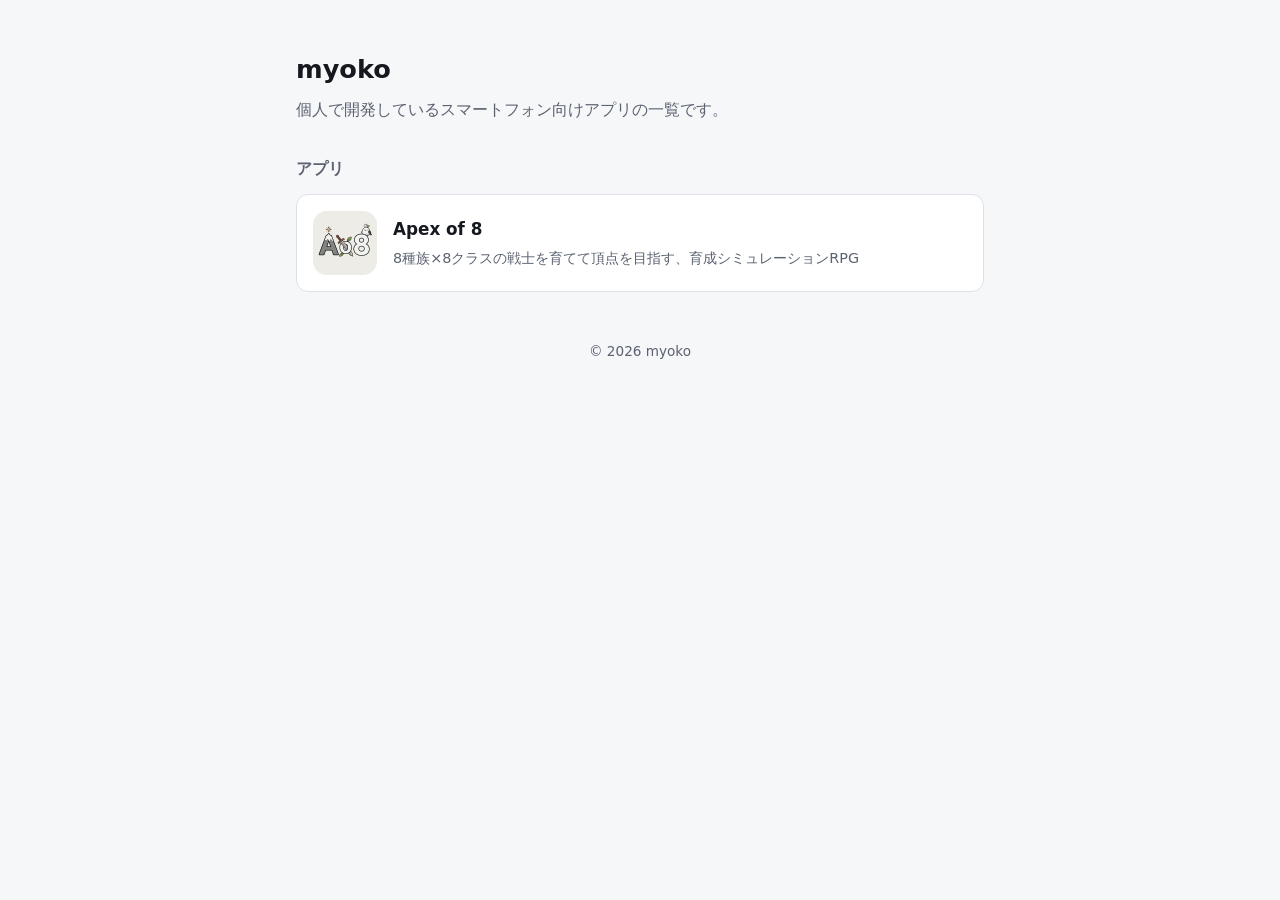
<file: index.html>
<!doctype html>
<html lang="ja">
<head>
  <meta charset="utf-8">
  <meta name="viewport" content="width=device-width, initial-scale=1">
  <title>myoko</title>
  <meta name="description" content="myokoが個人で開発しているスマートフォン向けアプリの一覧です。">
  <style>
    :root { --bg: #f6f7f9; --surface: #ffffff; --text: #15181f; --sub: #5b6270; --line: #dde1e7; --accent: #2f5fd0; }
    @media (prefers-color-scheme: dark) {
      :root { --bg: #15181f; --surface: #20242c; --text: #eef0f4; --sub: #a3aab8; --line: #333945; --accent: #8fb0ff; }
    }
    * { box-sizing: border-box; }
    body { margin: 0; background: var(--bg); color: var(--text); font-family: system-ui, -apple-system, "Hiragino Sans", "Noto Sans JP", sans-serif; line-height: 1.7; }
    main { max-width: 720px; margin: 0 auto; padding: 48px 16px 32px; }
    h1 { font-size: 1.6rem; margin: 0 0 4px; }
    .lead { color: var(--sub); margin: 0 0 32px; }
    h2 { font-size: 1rem; color: var(--sub); margin: 0 0 12px; }
    .apps { list-style: none; margin: 0; padding: 0; display: grid; gap: 12px; }
    .apps a { display: flex; gap: 16px; align-items: center; padding: 16px; background: var(--surface); border: 1px solid var(--line); border-radius: 12px; color: inherit; text-decoration: none; }
    .apps a:hover { border-color: var(--accent); }
    .apps img { width: 64px; height: 64px; border-radius: 14px; flex: none; }
    .apps strong { display: block; font-size: 1.05rem; }
    .apps span { color: var(--sub); font-size: 0.9rem; }
    footer { margin-top: 48px; color: var(--sub); font-size: 0.85rem; text-align: center; }
  </style>
</head>
<body>
<main>
  <h1>myoko</h1>
  <p class="lead">個人で開発しているスマートフォン向けアプリの一覧です。</p>

  <h2>アプリ</h2>
  <ul class="apps">
    <li>
      <a href="ao8/">
        <img src="ao8/assets/icon.png" alt="">
        <div>
          <strong>Apex of 8</strong>
          <span>8種族×8クラスの戦士を育てて頂点を目指す、育成シミュレーションRPG</span>
        </div>
      </a>
    </li>
  </ul>

  <footer>&copy; 2026 myoko</footer>
</main>
</body>
</html>
</file>
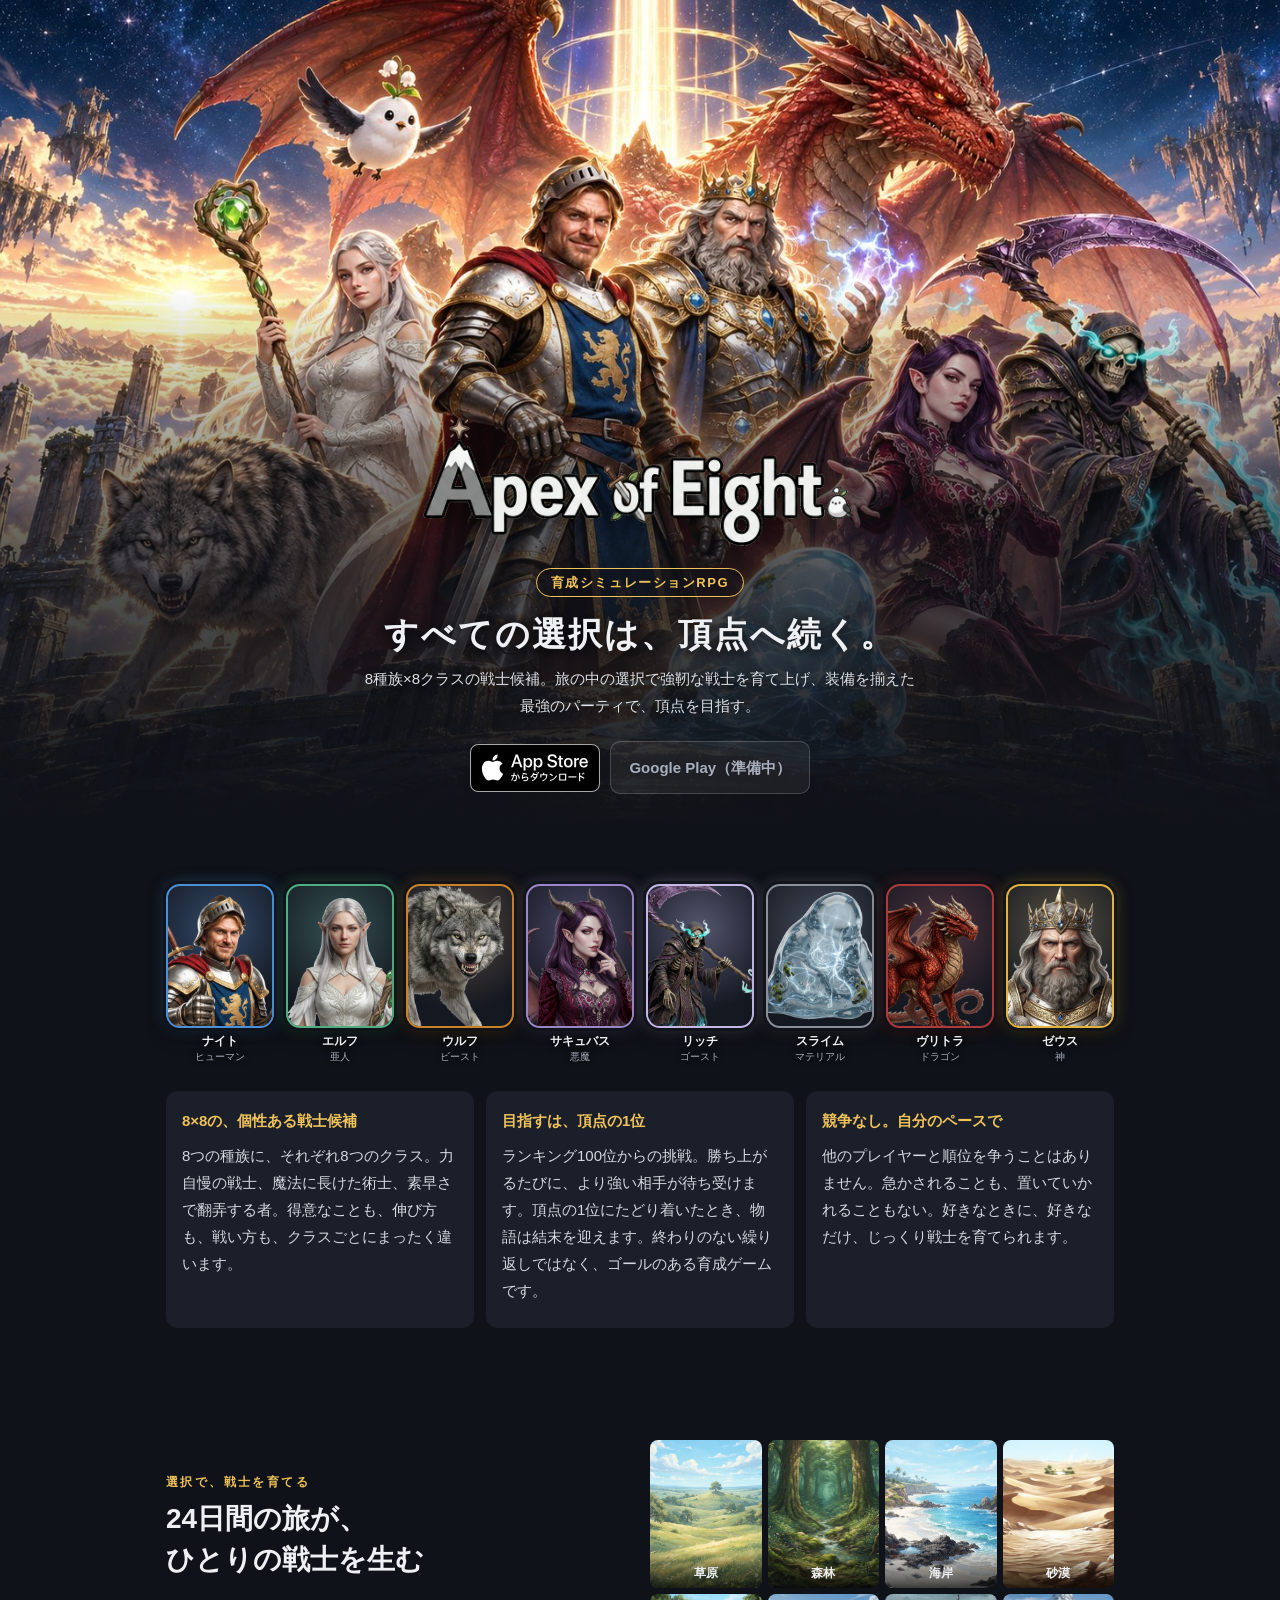
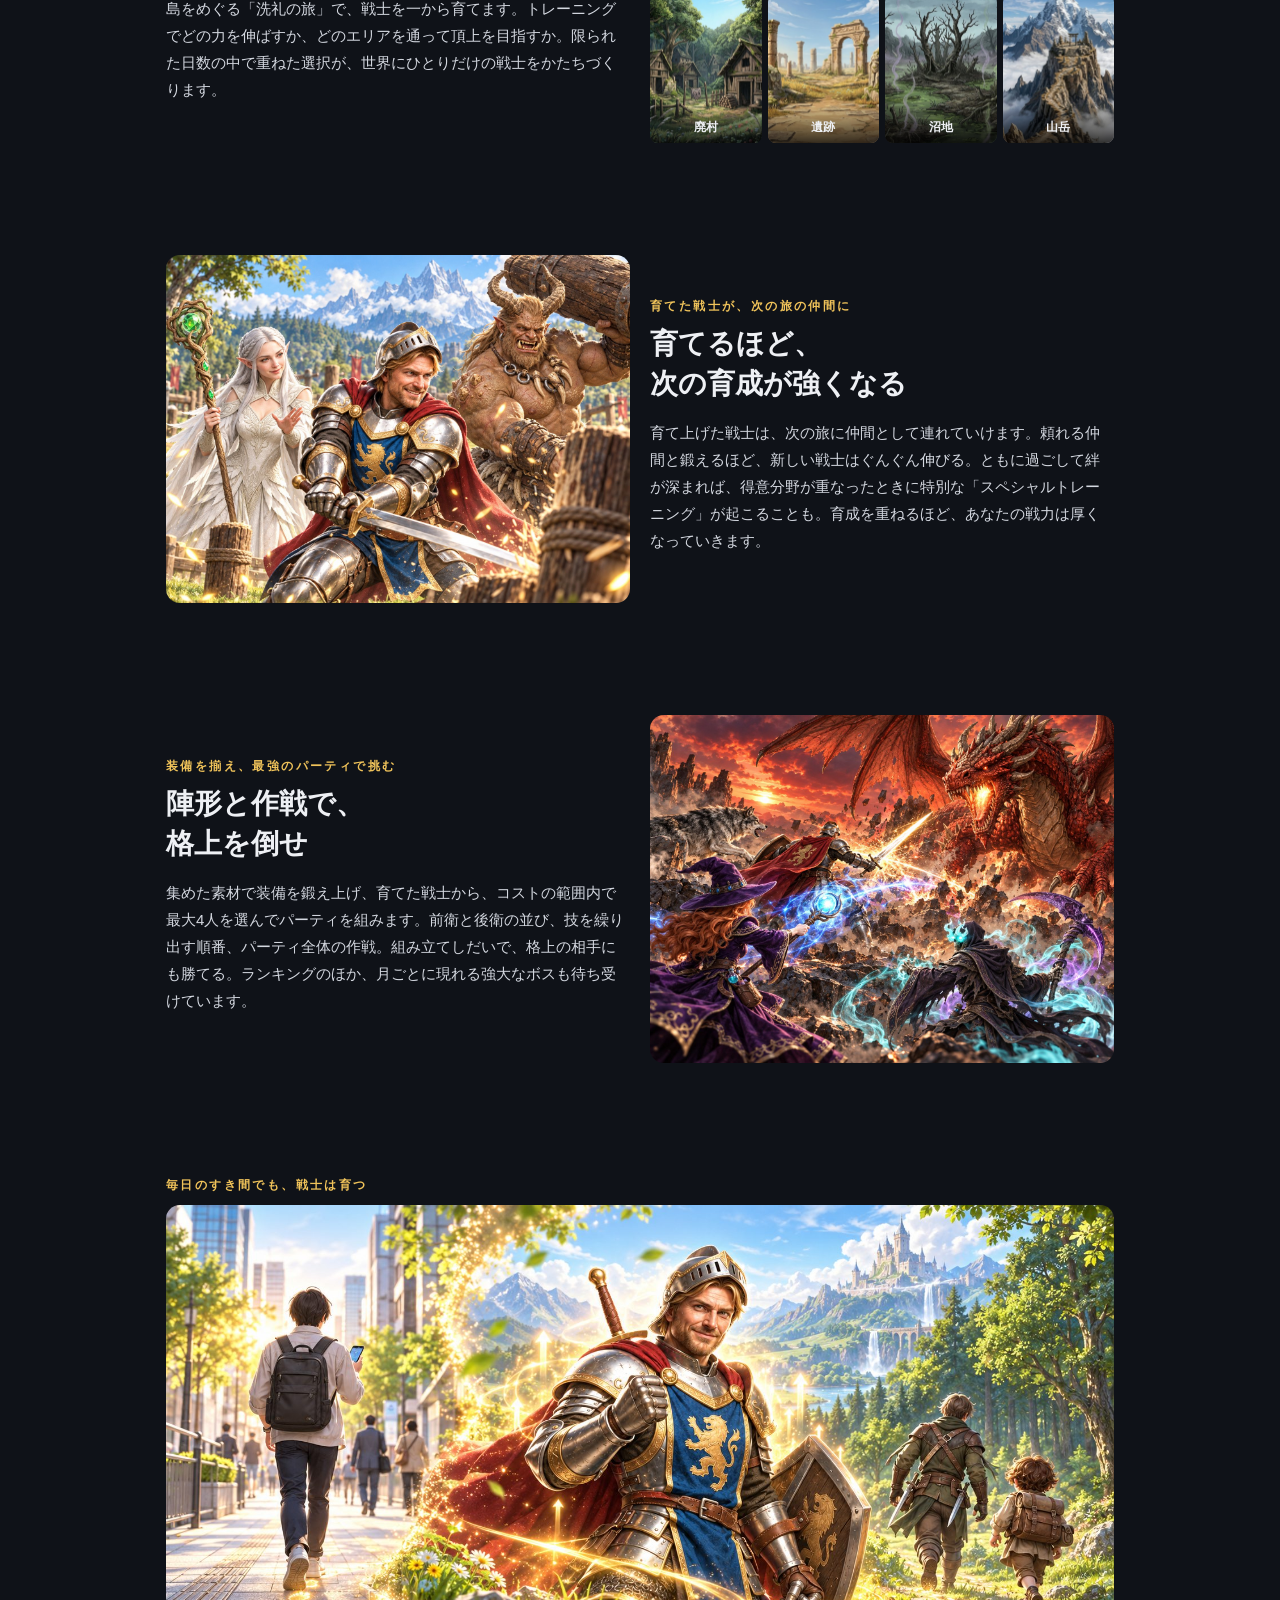
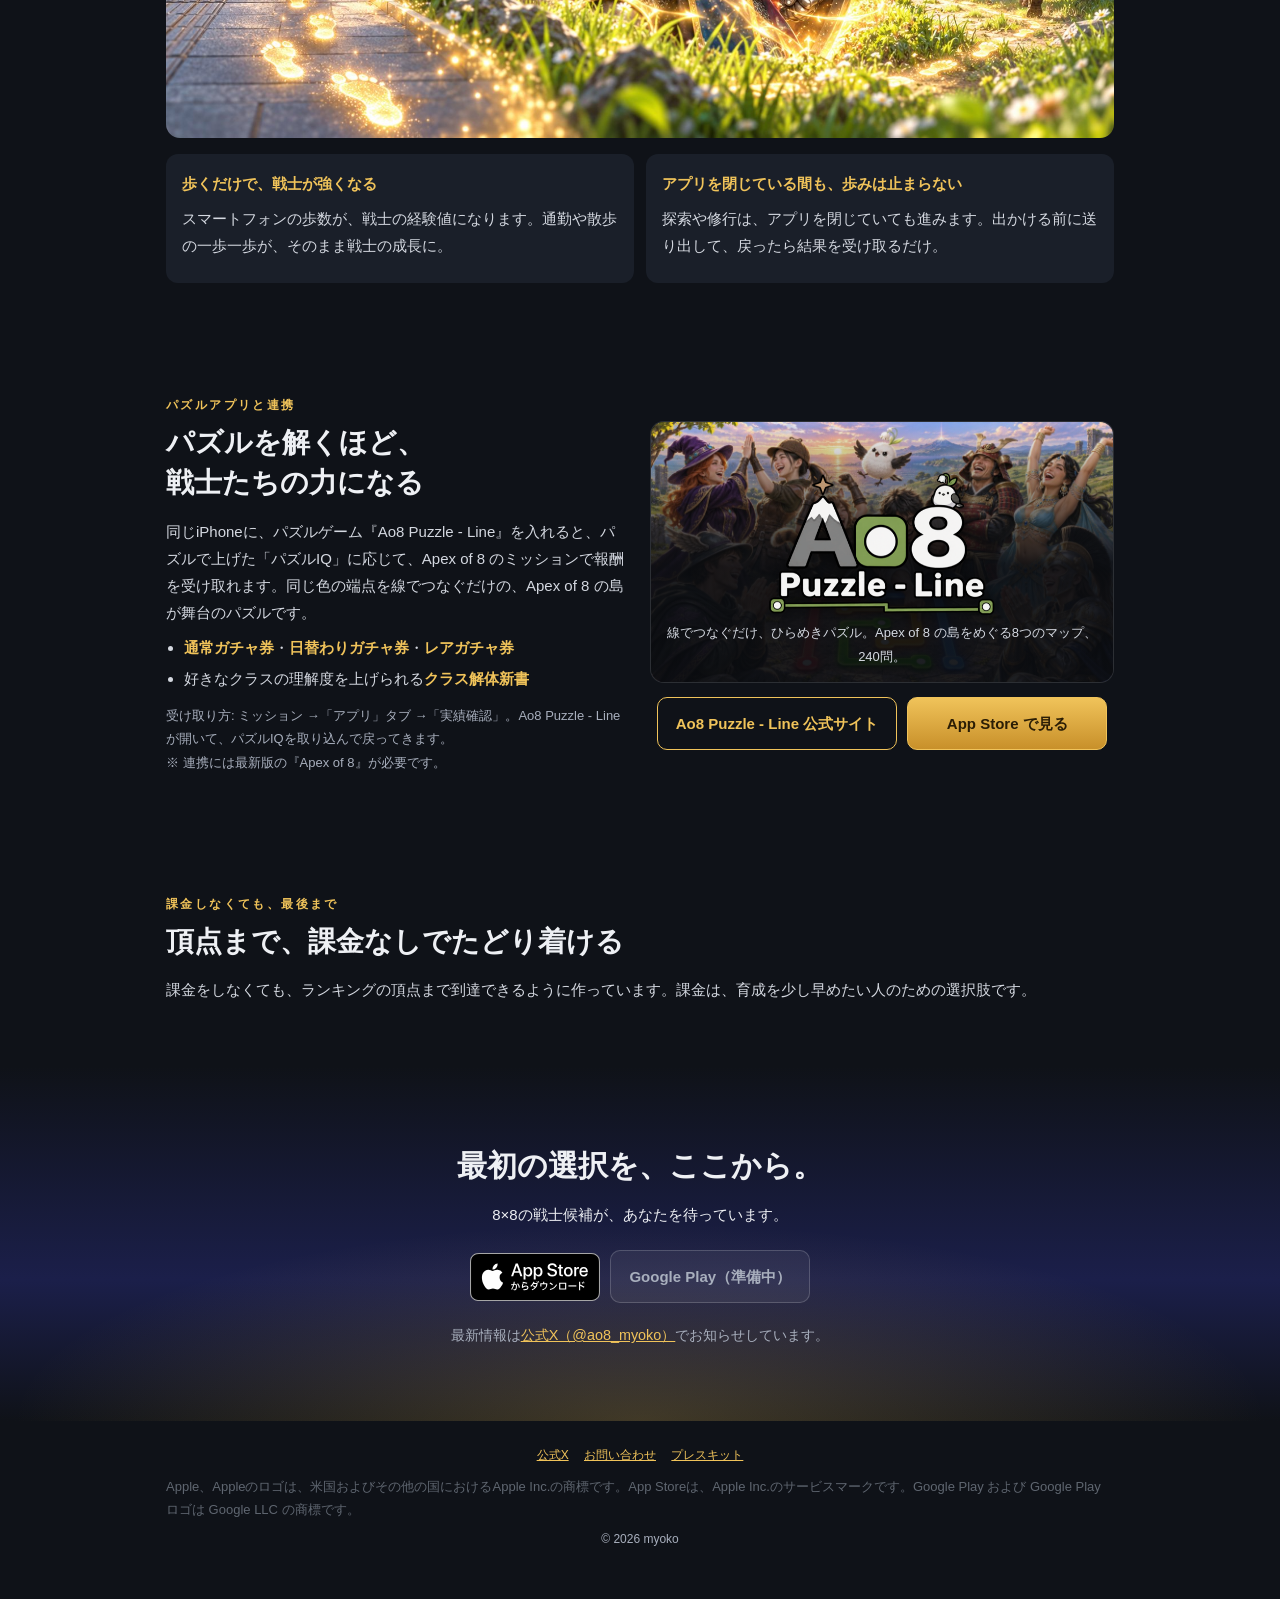
<file: ao8/index.html>
<!doctype html>
<html lang="ja">
<head>
  <meta charset="utf-8">
  <meta name="viewport" content="width=device-width, initial-scale=1">
  <title>Apex of 8 ― すべての選択は、頂点へ続く。</title>
  <meta name="description" content="8種族×8クラスの戦士候補。旅の中の選択で強靭な戦士を育て上げ、装備を揃えた最強のパーティで、頂点を目指す育成シミュレーションRPG。">
  <meta property="og:type" content="website">
  <meta property="og:title" content="Apex of 8 ― すべての選択は、頂点へ続く。">
  <meta property="og:description" content="8種族×8クラスの戦士候補。旅の中の選択で強靭な戦士を育て上げ、装備を揃えた最強のパーティで、頂点を目指す育成シミュレーションRPG。">
  <meta property="og:url" content="https://m-yokom.github.io/ao8/">
  <!-- リンクカード用の画像（1200×630。prompts/lp/ogp.txt）。 -->
  <meta property="og:image" content="https://m-yokom.github.io/ao8/assets/img/ogp.jpg">
  <meta property="og:image:width" content="1200">
  <meta property="og:image:height" content="630">
  <meta name="twitter:card" content="summary_large_image">
  <!-- 公式Xアカウント（リンクカードに表示される）。 -->
  <meta name="twitter:site" content="@ao8_myoko">
  <meta name="theme-color" content="#0f1218">
  <link rel="icon" href="assets/icon.png">
  <link rel="apple-touch-icon" href="assets/icon.png">
  <link rel="stylesheet" href="assets/style.css">
  <script src="assets/site.js" defer></script>
  <script src="assets/analytics.js" defer></script>
</head>
<body class="lp">

<!-- ヒーロー -->
<header class="lp-hero">
  <img class="logo" src="assets/logo.png" alt="Apex of 8">
  <p class="genre">育成シミュレーションRPG</p>
  <h1 class="catch">すべての選択は、頂点へ続く。</h1>
  <p class="lead">8種族×8クラスの戦士候補。旅の中の選択で強靭な戦士を育て上げ、装備を揃えた最強のパーティで、頂点を目指す。</p>
  <div class="store-buttons">
    <a class="btn" data-store="ios">App Storeでダウンロード</a>
    <a class="btn secondary" data-store="android">Google Playで手に入れる</a>
  </div>
</header>

<!-- 3つの特徴 -->
<section class="lp-section">
    <!-- 8種族の代表クラス（メイン画像を同じ構図の縦長カードに切り抜いたもの。クラスID: 1・9・17・30・38・43・50・64） -->
    <div class="lp-roster">
      <figure class="sp-human"><img src="assets/img/card_01.png" alt="ナイト"><figcaption>ナイト<small>ヒューマン</small></figcaption></figure>
      <figure class="sp-demihuman"><img src="assets/img/card_09.png" alt="エルフ"><figcaption>エルフ<small>亜人</small></figcaption></figure>
      <figure class="sp-beast"><img src="assets/img/card_17.png" alt="ウルフ"><figcaption>ウルフ<small>ビースト</small></figcaption></figure>
      <figure class="sp-demon"><img src="assets/img/card_30.png" alt="サキュバス"><figcaption>サキュバス<small>悪魔</small></figcaption></figure>
      <figure class="sp-ghost"><img src="assets/img/card_38.png" alt="リッチ"><figcaption>リッチ<small>ゴースト</small></figcaption></figure>
      <figure class="sp-material"><img src="assets/img/card_43.png" alt="スライム"><figcaption>スライム<small>マテリアル</small></figcaption></figure>
      <figure class="sp-dragon"><img src="assets/img/card_50.png" alt="ヴリトラ"><figcaption>ヴリトラ<small>ドラゴン</small></figcaption></figure>
      <figure class="sp-deity"><img src="assets/img/card_64.png" alt="ゼウス"><figcaption>ゼウス<small>神</small></figcaption></figure>
    </div>
  <div class="lp-points">
    <div class="lp-point">
      <h3>8×8の、個性ある戦士候補</h3>
      <p>8つの種族に、それぞれ8つのクラス。力自慢の戦士、魔法に長けた術士、素早さで翻弄する者。得意なことも、伸び方も、戦い方も、クラスごとにまったく違います。</p>
    </div>
    <div class="lp-point">
      <h3>目指すは、頂点の1位</h3>
      <p>ランキング100位からの挑戦。勝ち上がるたびに、より強い相手が待ち受けます。頂点の1位にたどり着いたとき、物語は結末を迎えます。終わりのない繰り返しではなく、ゴールのある育成ゲームです。</p>
    </div>
    <div class="lp-point">
      <h3>競争なし。自分のペースで</h3>
      <p>他のプレイヤーと順位を争うことはありません。急かされることも、置いていかれることもない。好きなときに、好きなだけ、じっくり戦士を育てられます。</p>
    </div>
  </div>
</section>

<!-- 選択で、戦士を育てる -->
<section class="lp-section">
  <div class="lp-feature">
    <div>
      <p class="eyebrow">選択で、戦士を育てる</p>
      <h2>24日間の旅が、<br>ひとりの戦士を生む</h2>
      <p>島をめぐる「洗礼の旅」で、戦士を一から育てます。トレーニングでどの力を伸ばすか、どのエリアを通って頂上を目指すか。限られた日数の中で重ねた選択が、世界にひとりだけの戦士をかたちづくります。</p>
    </div>
    <div class="lp-visual">
      <div class="lp-areas">
        <figure><img src="assets/img/area_grassland.jpg" alt="草原"><figcaption>草原</figcaption></figure>
        <figure><img src="assets/img/area_forest.jpg" alt="森林"><figcaption>森林</figcaption></figure>
        <figure><img src="assets/img/area_coast.jpg" alt="海岸"><figcaption>海岸</figcaption></figure>
        <figure><img src="assets/img/area_desert.jpg" alt="砂漠"><figcaption>砂漠</figcaption></figure>
        <figure><img src="assets/img/area_ruined_village.jpg" alt="廃村"><figcaption>廃村</figcaption></figure>
        <figure><img src="assets/img/area_ruins.jpg" alt="遺跡"><figcaption>遺跡</figcaption></figure>
        <figure><img src="assets/img/area_swamp.jpg" alt="沼地"><figcaption>沼地</figcaption></figure>
        <figure><img src="assets/img/area_mountain.jpg" alt="山岳"><figcaption>山岳</figcaption></figure>
      </div>
    </div>
  </div>
</section>

<!-- 育てた戦士が、次の旅の仲間に -->
<section class="lp-section">
  <div class="lp-feature reverse">
    <div>
      <p class="eyebrow">育てた戦士が、次の旅の仲間に</p>
      <h2>育てるほど、<br>次の育成が強くなる</h2>
      <p>育て上げた戦士は、次の旅に仲間として連れていけます。頼れる仲間と鍛えるほど、新しい戦士はぐんぐん伸びる。ともに過ごして絆が深まれば、得意分野が重なったときに特別な「スペシャルトレーニング」が起こることも。育成を重ねるほど、あなたの戦力は厚くなっていきます。</p>
    </div>
    <div class="lp-visual">
      <!-- 【差し替え可】lp_bond.jpg（仲間と鍛える新しい戦士）。無い間はカードのパネルを表示する。 -->
      <img src="assets/img/lp_bond.jpg" alt="仲間と一緒に鍛える戦士たち"
           onerror="this.hidden=true;this.nextElementSibling.hidden=false;">
      <div class="lp-icon-panel" hidden>
        <figure class="sp-demihuman"><img class="lp-icon" src="assets/img/card_09.png" alt=""><figcaption>育てた仲間</figcaption></figure>
        <figure class="big sp-human"><img class="lp-icon" src="assets/img/card_01.png" alt=""><figcaption>新しい戦士</figcaption></figure>
        <figure class="sp-demon"><img class="lp-icon" src="assets/img/card_26.png" alt=""><figcaption>育てた仲間</figcaption></figure>
      </div>
    </div>
  </div>
</section>

<!-- 装備を揃え、最強のパーティで挑む -->
<section class="lp-section">
  <div class="lp-feature">
    <div>
      <p class="eyebrow">装備を揃え、最強のパーティで挑む</p>
      <h2>陣形と作戦で、<br>格上を倒せ</h2>
      <p>集めた素材で装備を鍛え上げ、育てた戦士から、コストの範囲内で最大4人を選んでパーティを組みます。前衛と後衛の並び、技を繰り出す順番、パーティ全体の作戦。組み立てしだいで、格上の相手にも勝てる。ランキングのほか、月ごとに現れる強大なボスも待ち受けています。</p>
    </div>
    <div class="lp-visual">
      <!-- 【差し替え可】lp_battle.jpg（バトル画面のスクリーンショットでも可）。無い間はカードのパネルを表示する。 -->
      <img src="assets/img/lp_battle.jpg" alt="パーティで強敵に挑むバトル"
           onerror="this.hidden=true;this.nextElementSibling.hidden=false;">
      <div class="lp-icon-panel" hidden>
        <figure class="sp-human"><img class="lp-icon" src="assets/img/card_02.png" alt=""><figcaption>後衛</figcaption></figure>
        <figure class="sp-human"><img class="lp-icon" src="assets/img/card_01.png" alt=""><figcaption>前衛</figcaption></figure>
        <span class="vs">VS</span>
        <figure class="big sp-dragon"><img class="lp-icon" src="assets/img/card_50.png" alt=""><figcaption>格上の強敵</figcaption></figure>
      </div>
    </div>
  </div>
</section>

<!-- 毎日のすき間でも、戦士は育つ -->
<section class="lp-section">
  <p class="eyebrow">毎日のすき間でも、戦士は育つ</p>
  <!-- 【差し替え可】lp_daily.jpg（日常の中で育つ戦士）。無い間は表示しない。 -->
  <div class="lp-visual" style="margin: 8px 0 4px;">
    <img src="assets/img/lp_daily.jpg" alt="通勤や散歩の歩数で戦士が育つ" onerror="this.remove();">
  </div>
  <div class="lp-points">
    <div class="lp-point">
      <h3>歩くだけで、戦士が強くなる</h3>
      <p>スマートフォンの歩数が、戦士の経験値になります。通勤や散歩の一歩一歩が、そのまま戦士の成長に。</p>
    </div>
    <div class="lp-point">
      <h3>アプリを閉じている間も、歩みは止まらない</h3>
      <p>探索や修行は、アプリを閉じていても進みます。出かける前に送り出して、戻ったら結果を受け取るだけ。</p>
    </div>
  </div>
</section>

<!-- パズルアプリ『Ao8 Puzzle - Line』との連携（2026-11-18追加。missions.md §2.5）。
     連携に対応した Ao8 の配信に合わせて公開する（docs/guides/public_site.md）。 -->
<section class="lp-section" id="ao8line">
  <div class="lp-feature">
    <div>
      <p class="eyebrow">パズルアプリと連携</p>
      <h2>パズルを解くほど、<br>戦士たちの力になる</h2>
      <p>同じiPhoneに、パズルゲーム『Ao8 Puzzle - Line』を入れると、パズルで上げた「パズルIQ」に応じて、Apex of 8 のミッションで報酬を受け取れます。同じ色の端点を線でつなぐだけの、Apex of 8 の島が舞台のパズルです。</p>
      <ul class="lp-link-rewards">
        <li><strong>通常ガチャ券</strong>・<strong>日替わりガチャ券</strong>・<strong>レアガチャ券</strong></li>
        <li>好きなクラスの理解度を上げられる<strong>クラス解体新書</strong></li>
      </ul>
      <p class="lp-note">受け取り方: ミッション →「アプリ」タブ →「実績確認」。Ao8 Puzzle - Line が開いて、パズルIQを取り込んで戻ってきます。<br>※ 連携には最新版の『Apex of 8』が必要です。</p>
    </div>
    <div class="lp-visual">
      <!-- Ao8 Puzzle - Line のキービジュアル・ロゴ（Ao8 Line の公開用サイト ao8line/assets/ の縮小版） -->
      <a class="lp-link-card" href="https://m-yokom.github.io/ao8line/">
        <img class="lp-link-kv" src="assets/img/ao8line_key_visual.jpg" alt="Apex of 8 の仲間たちが、線をつなぐパズルの完成を喜んでいるイラスト" loading="lazy">
        <div class="lp-link-body">
          <img class="lp-link-logo" src="assets/img/ao8line_logo.png" alt="Ao8 Puzzle - Line">
          <p>線でつなぐだけ、ひらめきパズル。Apex of 8 の島をめぐる8つのマップ、240問。</p>
        </div>
      </a>
      <div class="store-buttons lp-link-buttons">
        <a class="btn secondary" href="https://m-yokom.github.io/ao8line/">Ao8 Puzzle - Line 公式サイト</a>
        <a class="btn" href="https://apps.apple.com/jp/app/id6835279551" target="_blank" rel="noopener">App Store で見る</a>
      </div>
    </div>
  </div>
</section>

<!-- 課金しなくても、最後まで -->
<section class="lp-section">
  <p class="eyebrow">課金しなくても、最後まで</p>
  <h2>頂点まで、課金なしでたどり着ける</h2>
  <p>課金をしなくても、ランキングの頂点まで到達できるように作っています。課金は、育成を少し早めたい人のための選択肢です。</p>
</section>

<!-- 最後のダウンロード導線 -->
<section class="lp-cta">
  <p class="catch">最初の選択を、ここから。</p>
  <p>8×8の戦士候補が、あなたを待っています。</p>
  <div class="store-buttons">
    <a class="btn" data-store="ios">App Storeでダウンロード</a>
    <a class="btn secondary" data-store="android">Google Playで手に入れる</a>
  </div>
  <p class="lp-follow">最新情報は<a href="https://x.com/ao8_myoko" target="_blank" rel="noopener">公式X（@ao8_myoko）</a>でお知らせしています。</p>
</section>

<footer>
  <p class="footer-links">
    <a href="https://x.com/ao8_myoko" target="_blank" rel="noopener">公式X</a>
    <a href="legal/contact.html">お問い合わせ</a>
    <!-- 報道関係者向け（2026-11-02追加）。press/と同時に公開する（先にLPだけ公開するとリンク切れになる）。 -->
    <a href="press/">プレスキット</a>
  </p>
  <!-- ストアのバッジを使う場合の商標表記（Apple・Googleのガイドライン）。 -->
  <p class="notice">Apple、Appleのロゴは、米国およびその他の国におけるApple Inc.の商標です。App Storeは、Apple Inc.のサービスマークです。Google Play および Google Play ロゴは Google LLC の商標です。</p>
  <p class="copyright">&copy; 2026 myoko</p>
</footer>
</body>
</html>
</file>
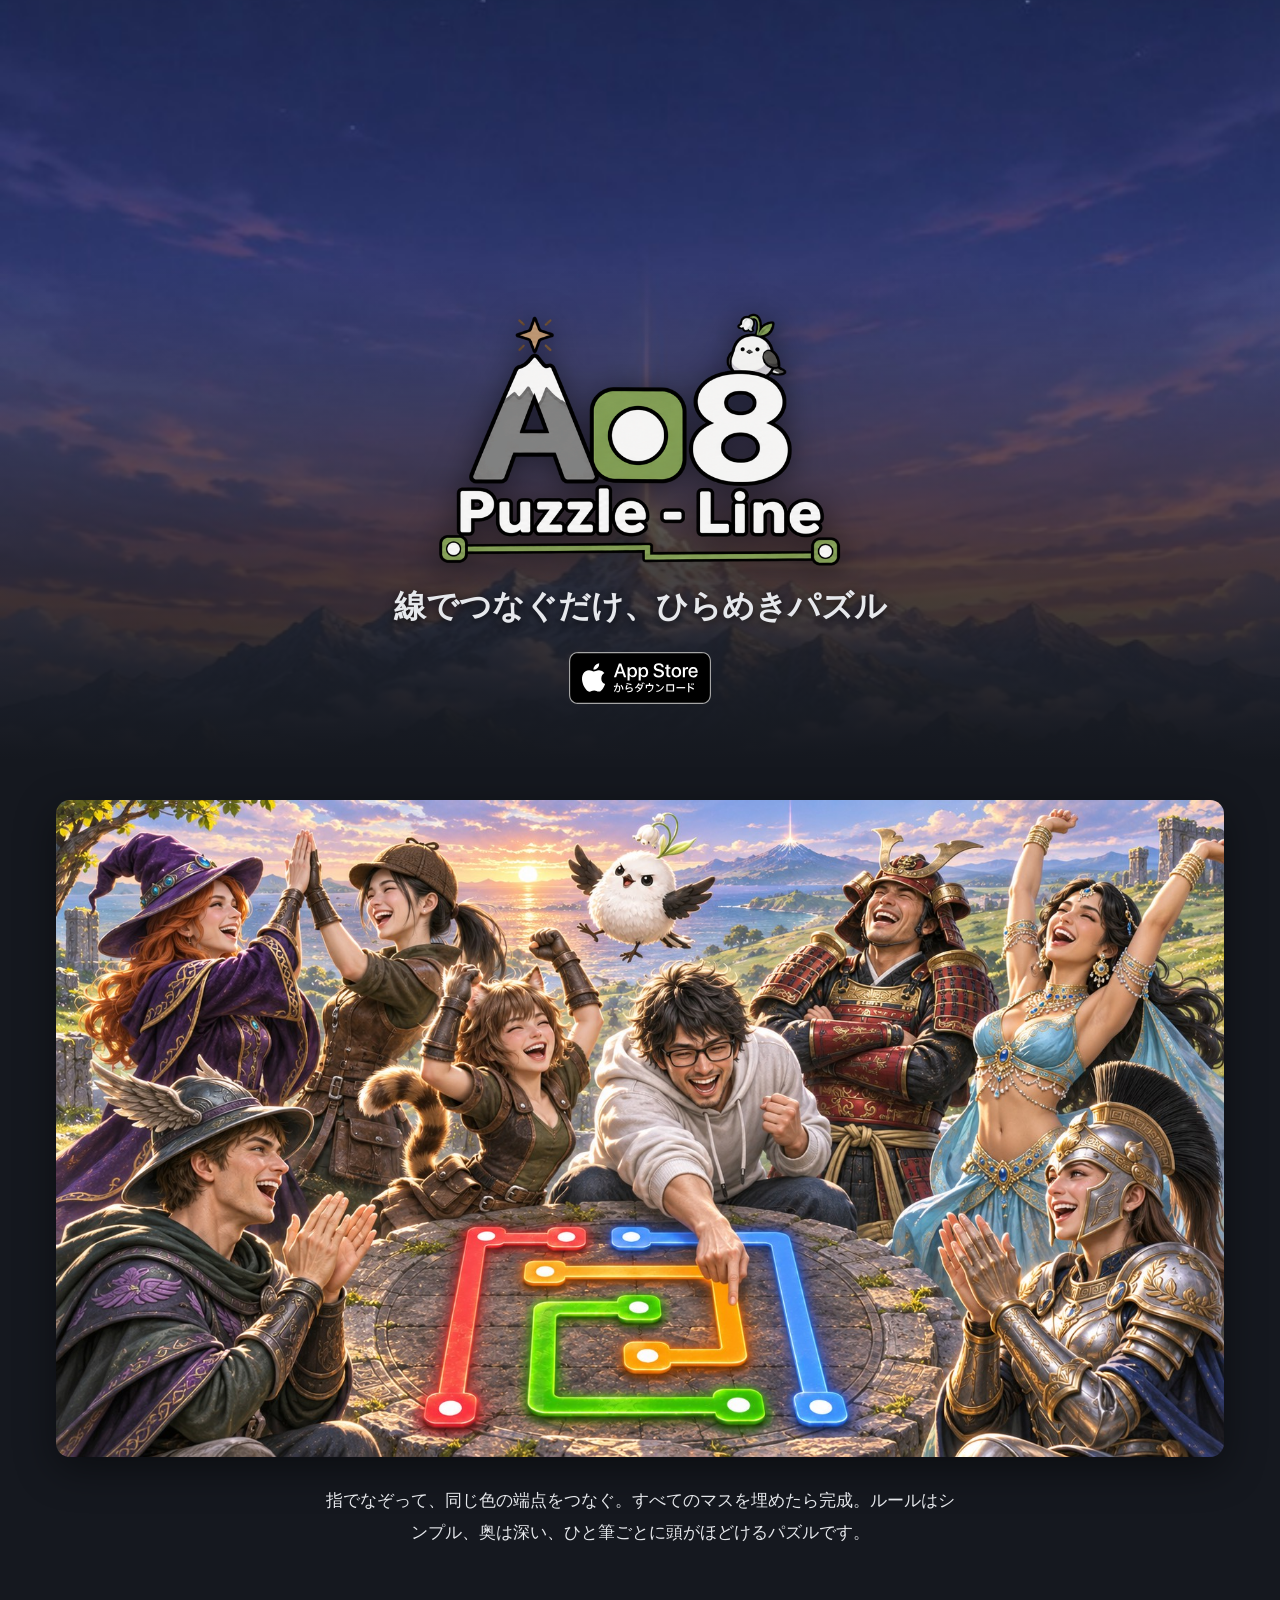
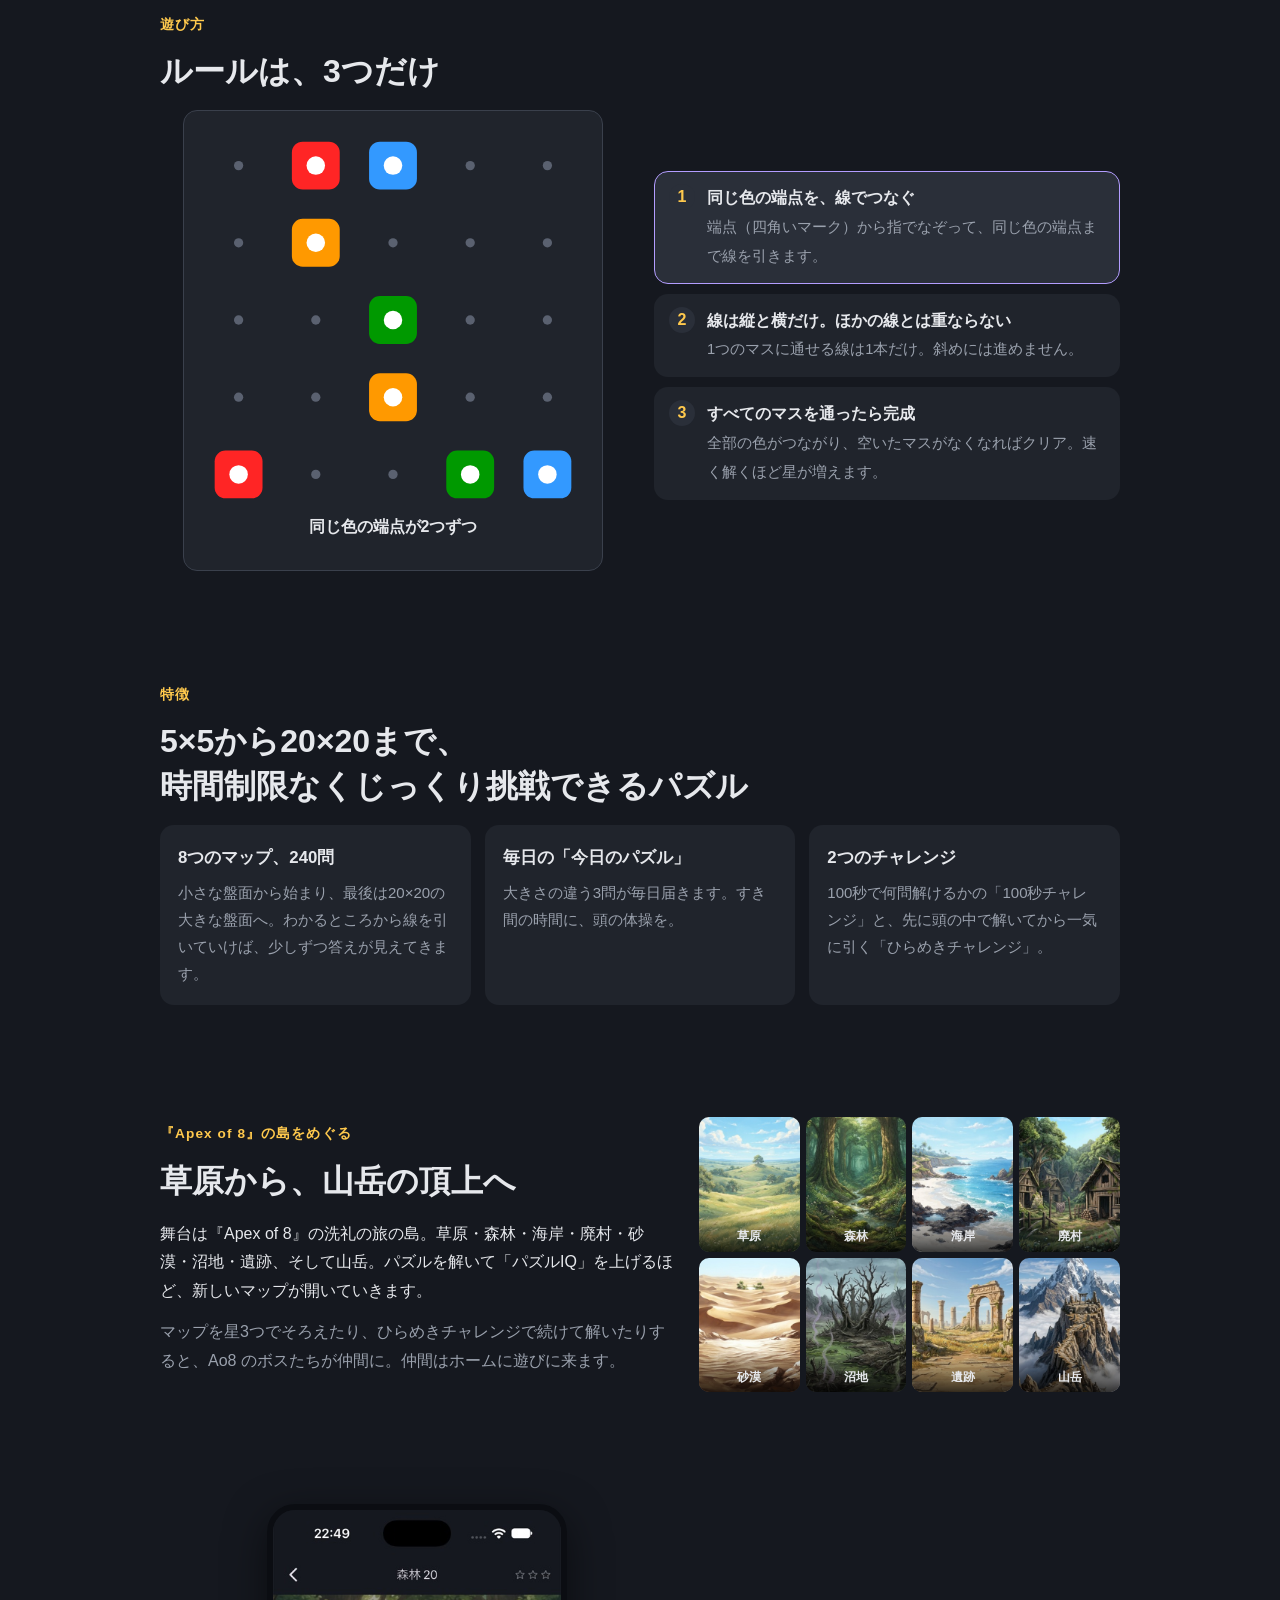
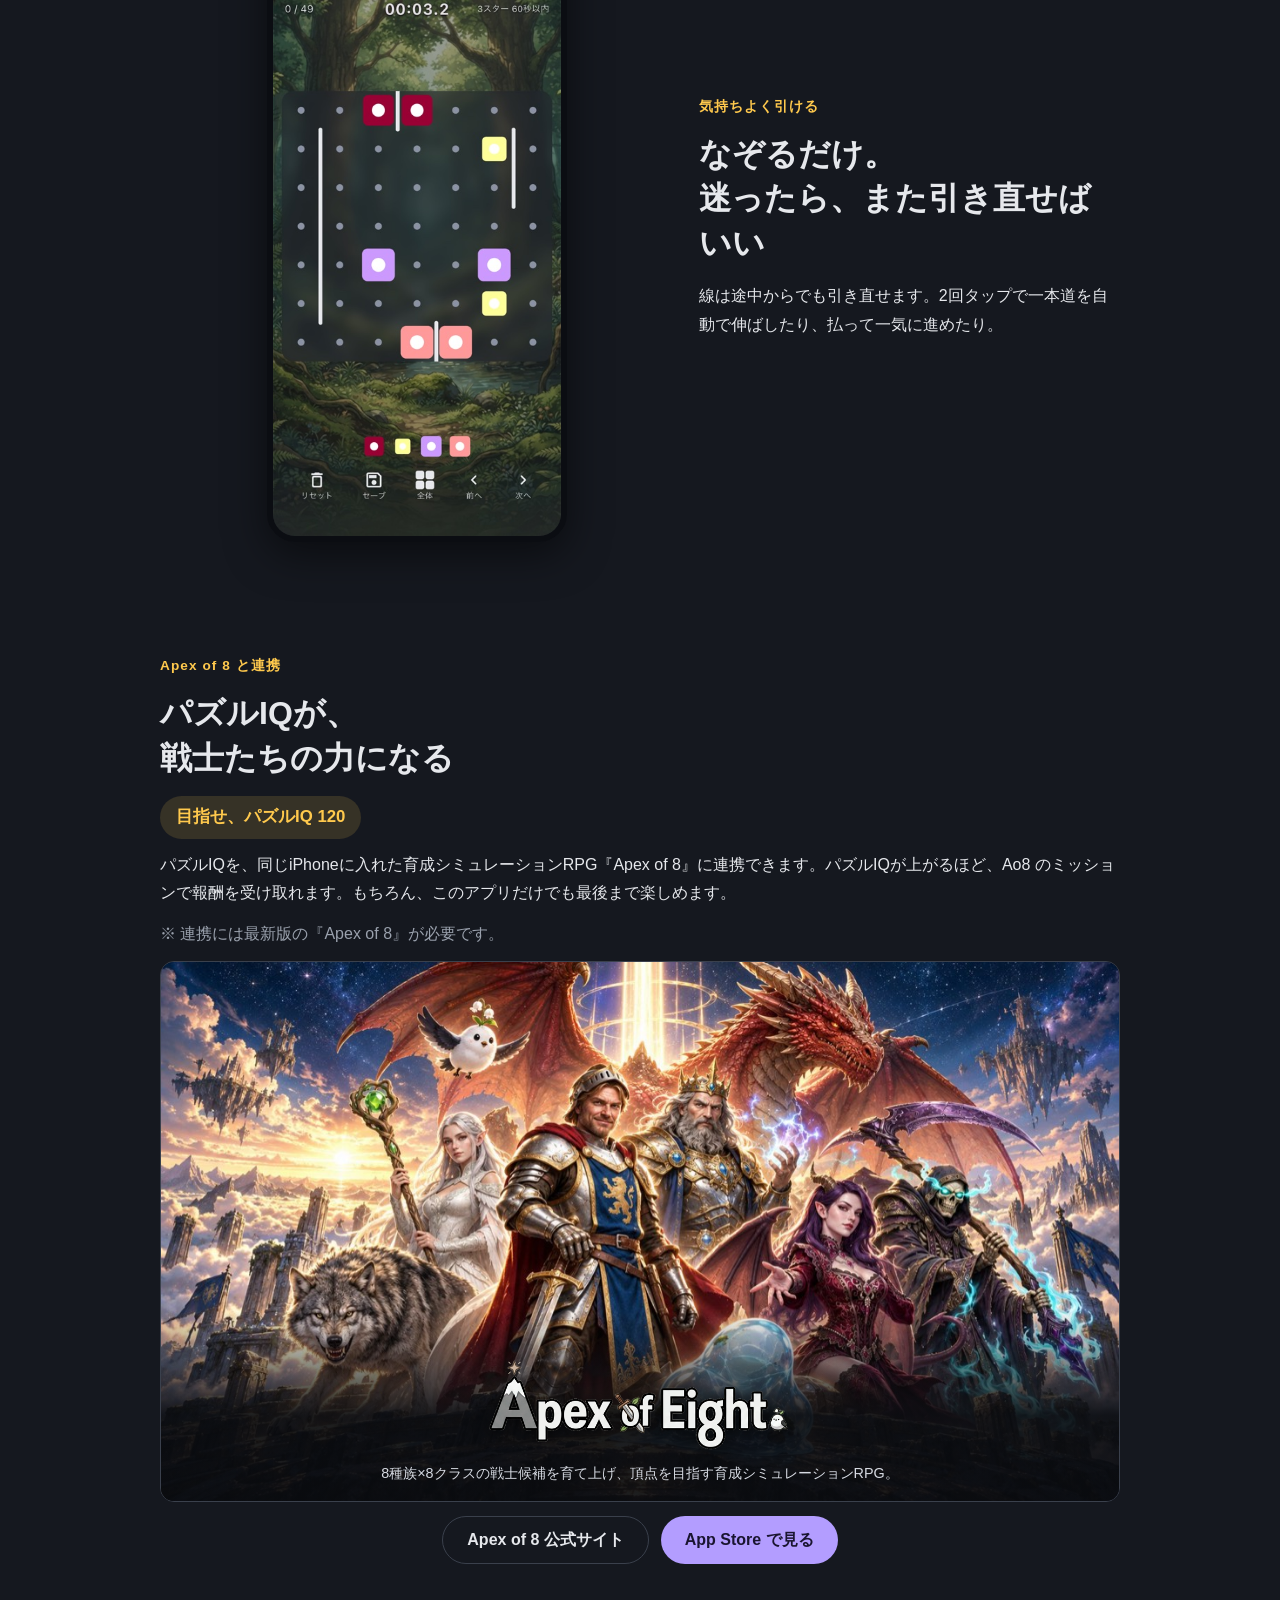
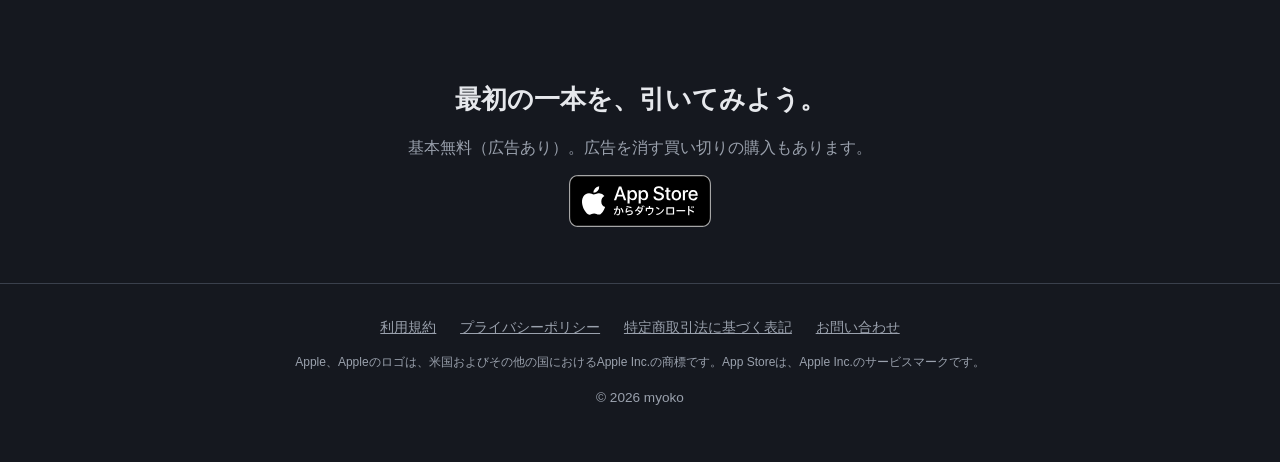
<file: ao8line/index.html>
<!doctype html>
<html lang="ja">
<head>
  <meta charset="utf-8">
  <meta name="viewport" content="width=device-width, initial-scale=1">
  <title>Ao8 Puzzle - Line ― 線でつなぐだけ、ひらめきパズル</title>
  <meta name="description" content="同じ色の端点を線でつなぎ、すべてのマスを埋めるパズル。『Apex of 8』の島をめぐる8つのマップ、240問。パズルIQを上げて、Apex of 8 で使える報酬も。">
  <meta property="og:type" content="website">
  <meta property="og:title" content="Ao8 Puzzle - Line ― 線でつなぐだけ、ひらめきパズル">
  <meta property="og:description" content="同じ色の端点を線でつなぎ、すべてのマスを埋めるパズル。『Apex of 8』の島をめぐる8つのマップ、240問。">
  <meta property="og:url" content="https://m-yokom.github.io/ao8line/">
  <!-- リンクカード用の画像（1200×630。キービジュアル B2 の中央を切り出したもの） -->
  <meta property="og:image" content="https://m-yokom.github.io/ao8line/assets/img/ogp.jpg">
  <meta property="og:image:width" content="1200">
  <meta property="og:image:height" content="630">
  <meta name="twitter:card" content="summary_large_image">
  <meta name="theme-color" content="#15181f">
  <link rel="icon" href="assets/icon.png">
  <link rel="apple-touch-icon" href="assets/icon.png">
  <link rel="stylesheet" href="assets/style.css">
  <script src="assets/analytics.js"></script>
  <script src="assets/site.js" defer></script>
  <script src="assets/rules.js" defer></script>
</head>
<body class="lp">

<!-- ヒーロー -->
<header class="hero">
  <img class="logo" src="assets/logo.png" alt="Ao8 Puzzle - Line">
  <p class="catch">線でつなぐだけ、ひらめきパズル</p>
  <div class="store-buttons">
    <a class="btn" data-store="ios">App Storeでダウンロード</a>
  </div>
</header>

<!-- キービジュアル（docs/image_prompts.md §2）。assets/img/key_visual.jpg を置くと表示される。無い間は何も出さない -->
<div class="key-visual">
  <img src="assets/img/key_visual.jpg" alt="Apex of 8 の仲間たちが、線をつなぐパズルの完成を喜んでいるイラスト" onerror="this.remove();">
  <p class="lead">指でなぞって、同じ色の端点をつなぐ。すべてのマスを埋めたら完成。ルールはシンプル、奥は深い、ひと筆ごとに頭がほどけるパズルです。</p>
</div>

<!-- 遊び方（アニメーション） -->
<section id="rules">
  <div class="wrap">
    <p class="eyebrow">遊び方</p>
    <h2>ルールは、3つだけ</h2>
    <div class="rules">
      <div class="demo">
        <canvas id="rule-demo" aria-label="5×5の見本の問題を、同じ色の端点どうしを線でつないで解いていくアニメーション" role="img"></canvas>
        <p class="demo-caption" id="rule-caption" aria-live="polite">同じ色の端点が2つずつ</p>
      </div>
      <ol class="rule-list">
        <li><b>同じ色の端点を、線でつなぐ</b><span>端点（四角いマーク）から指でなぞって、同じ色の端点まで線を引きます。</span></li>
        <li><b>線は縦と横だけ。ほかの線とは重ならない</b><span>1つのマスに通せる線は1本だけ。斜めには進めません。</span></li>
        <li><b>すべてのマスを通ったら完成</b><span>全部の色がつながり、空いたマスがなくなればクリア。速く解くほど星が増えます。</span></li>
      </ol>
    </div>
  </div>
</section>

<!-- 特徴 -->
<section>
  <div class="wrap">
    <p class="eyebrow">特徴</p>
    <h2>5×5から20×20まで、<br>時間制限なくじっくり挑戦できるパズル</h2>
    <div class="points">
      <div class="point">
        <h3>8つのマップ、240問</h3>
        <p>小さな盤面から始まり、最後は20×20の大きな盤面へ。わかるところから線を引いていけば、少しずつ答えが見えてきます。</p>
      </div>
      <div class="point">
        <h3>毎日の「今日のパズル」</h3>
        <p>大きさの違う3問が毎日届きます。すき間の時間に、頭の体操を。</p>
      </div>
      <div class="point">
        <h3>2つのチャレンジ</h3>
        <p>100秒で何問解けるかの「100秒チャレンジ」と、先に頭の中で解いてから一気に引く「ひらめきチャレンジ」。</p>
      </div>
    </div>
  </div>
</section>

<!-- 島をめぐる -->
<section>
  <div class="wrap feature">
    <div>
      <p class="eyebrow">『Apex of 8』の島をめぐる</p>
      <h2>草原から、山岳の頂上へ</h2>
      <p>舞台は『Apex of 8』の洗礼の旅の島。草原・森林・海岸・廃村・砂漠・沼地・遺跡、そして山岳。パズルを解いて「パズルIQ」を上げるほど、新しいマップが開いていきます。</p>
      <p class="muted">マップを星3つでそろえたり、ひらめきチャレンジで続けて解いたりすると、Ao8 のボスたちが仲間に。仲間はホームに遊びに来ます。</p>
    </div>
    <div class="areas">
      <figure><img src="assets/img/area_grassland.jpg" alt="草原" loading="lazy"><figcaption>草原</figcaption></figure>
      <figure><img src="assets/img/area_forest.jpg" alt="森林" loading="lazy"><figcaption>森林</figcaption></figure>
      <figure><img src="assets/img/area_coast.jpg" alt="海岸" loading="lazy"><figcaption>海岸</figcaption></figure>
      <figure><img src="assets/img/area_ruined_village.jpg" alt="廃村" loading="lazy"><figcaption>廃村</figcaption></figure>
      <figure><img src="assets/img/area_desert.jpg" alt="砂漠" loading="lazy"><figcaption>砂漠</figcaption></figure>
      <figure><img src="assets/img/area_swamp.jpg" alt="沼地" loading="lazy"><figcaption>沼地</figcaption></figure>
      <figure><img src="assets/img/area_ruins.jpg" alt="遺跡" loading="lazy"><figcaption>遺跡</figcaption></figure>
      <figure><img src="assets/img/area_mountain.jpg" alt="山岳" loading="lazy"><figcaption>山岳</figcaption></figure>
    </div>
  </div>
</section>

<!-- 画面 -->
<section>
  <div class="wrap feature reverse">
    <div>
      <p class="eyebrow">気持ちよく引ける</p>
      <h2>なぞるだけ。<br>迷ったら、また引き直せばいい</h2>
      <p>線は途中からでも引き直せます。2回タップで一本道を自動で伸ばしたり、払って一気に進めたり。</p>
    </div>
    <div class="phone"><img src="assets/img/shot_puzzle.jpg" alt="パズル画面のスクリーンショット" loading="lazy"></div>
  </div>
</section>

<!-- Apex of 8 との連携 -->
<section id="ao8">
  <div class="wrap">
    <p class="eyebrow">Apex of 8 と連携</p>
    <h2>パズルIQが、<br>戦士たちの力になる</h2>
    <p class="goal">目指せ、パズルIQ 120</p>
    <p>パズルIQを、同じiPhoneに入れた育成シミュレーションRPG『Apex of 8』に連携できます。パズルIQが上がるほど、Ao8 のミッションで報酬を受け取れます。もちろん、このアプリだけでも最後まで楽しめます。</p>
    <p class="muted">※ 連携には最新版の『Apex of 8』が必要です。</p>
    <!-- Ao8 のキービジュアル・ロゴ（Ao8 の公開用サイト ao8/assets/ の縮小版） -->
    <a class="ao8-card" href="https://m-yokom.github.io/ao8/">
      <img class="ao8-kv" src="assets/img/ao8_key_visual.jpg" alt="Apex of 8 のキービジュアル" loading="lazy">
      <div class="ao8-body">
        <img class="ao8-logo" src="assets/img/ao8_logo.png" alt="Apex of 8">
        <p>8種族×8クラスの戦士候補を育て上げ、頂点を目指す育成シミュレーションRPG。</p>
      </div>
    </a>
    <div class="store-buttons ao8-buttons">
      <a class="btn secondary" href="https://m-yokom.github.io/ao8/">Apex of 8 公式サイト</a>
      <a class="btn" data-store="ao8" href="https://apps.apple.com/jp/app/id6827018106" target="_blank" rel="noopener">App Store で見る</a>
    </div>
  </div>
</section>

<!-- 最後の導線 -->
<section class="cta">
  <div class="wrap">
    <p class="catch">最初の一本を、引いてみよう。</p>
    <p class="muted">基本無料（広告あり）。広告を消す買い切りの購入もあります。</p>
    <div class="store-buttons">
      <a class="btn" data-store="ios">App Storeでダウンロード</a>
    </div>
  </div>
</section>

<footer>
  <p class="footer-links">
    <a href="legal/terms.html">利用規約</a>
    <a href="legal/privacy.html">プライバシーポリシー</a>
    <a href="legal/tokushoho.html">特定商取引法に基づく表記</a>
    <a href="legal/contact.html">お問い合わせ</a>
  </p>
  <p class="notice">Apple、Appleのロゴは、米国およびその他の国におけるApple Inc.の商標です。App Storeは、Apple Inc.のサービスマークです。</p>
  <p>&copy; 2026 myoko</p>
</footer>
</body>
</html>
</file>
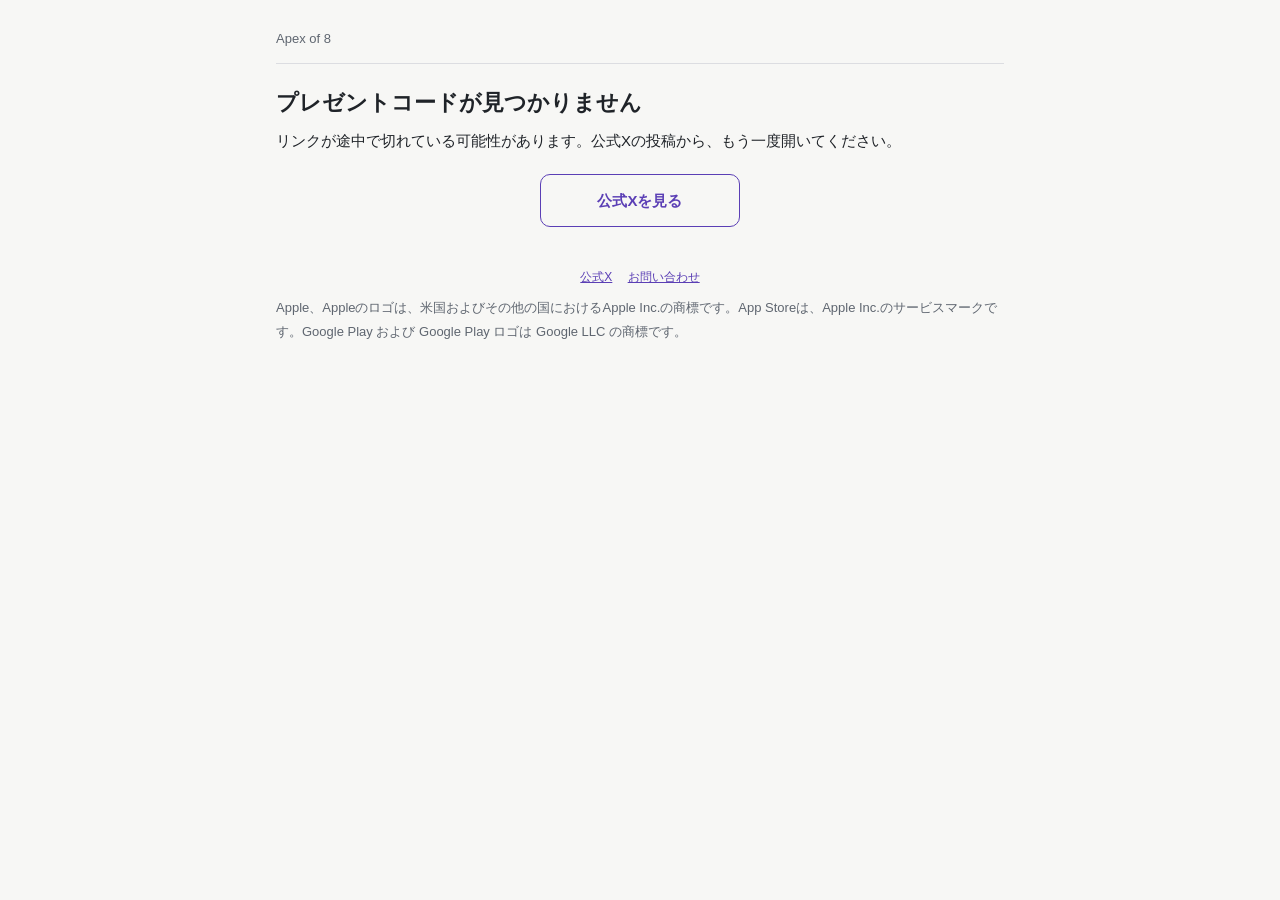
<file: ao8/gift/index.html>
<!doctype html>
<html lang="ja">
<head>
  <meta charset="utf-8">
  <meta name="viewport" content="width=device-width, initial-scale=1">
  <title>プレゼント | Apex of 8</title>
  <meta name="description" content="Apex of 8のプレゼントです。アプリで開いて受け取れます。">
  <meta property="og:type" content="website">
  <meta property="og:title" content="Apex of 8 のプレゼント">
  <meta property="og:description" content="アプリで開いて、プレゼントを受け取ろう。">
  <meta property="og:url" content="https://m-yokom.github.io/ao8/gift/">
  <meta property="og:image" content="https://m-yokom.github.io/ao8/assets/icon.png">
  <meta name="twitter:card" content="summary">
  <meta name="twitter:site" content="@ao8_myoko">
  <!-- プレゼントIDはURLの#以降にあり、サーバーへは送られない。プレゼントの中身はアプリ側にだけあり、
       このページは中身を知らない（presents.md §2.2）。 -->
  <meta name="robots" content="noindex">
  <link rel="icon" href="../assets/icon.png">
  <link rel="stylesheet" href="../assets/style.css">
  <script src="../assets/site.js" defer></script>
  <script src="../assets/analytics.js" defer></script>
</head>
<body>
<main id="gift">
  <header class="site"><a href="../index.html">Apex of 8</a></header>

  <section id="gift-found" hidden>
    <h1>プレゼントが届きました</h1>

    <h2>アプリをお持ちの方</h2>
    <p class="notice">アプリを最新版に更新してから、「アプリで受け取る」を押してください。</p>
    <div class="store-buttons">
      <a class="btn" id="open-gift-app">アプリで受け取る</a>
    </div>
    <p class="notice">開かない場合は、下のプレゼントコードをコピーして、アプリの「ショップ」右上のプレゼントのボタンから入力してください。</p>
    <div class="code-box" id="gift-code"></div>
    <div class="store-buttons">
      <button class="btn secondary" id="copy-gift-code" type="button">プレゼントコードをコピー</button>
    </div>

    <h2>アプリをお持ちでない方</h2>
    <p>アプリをインストールして、チュートリアルを終えたあと、上のプレゼントコードをアプリの「ショップ」右上のプレゼントのボタンから入力してください。受け取り期限はありません。</p>
    <div class="store-buttons">
      <a class="btn" data-store="ios">App Storeでダウンロード</a>
      <a class="btn secondary" data-store="android">Google Playで手に入れる</a>
    </div>
  </section>

  <section id="gift-missing" hidden>
    <h1>プレゼントコードが見つかりません</h1>
    <p>リンクが途中で切れている可能性があります。公式Xの投稿から、もう一度開いてください。</p>
    <div class="store-buttons">
      <a class="btn secondary" href="https://x.com/ao8_myoko" target="_blank" rel="noopener">公式Xを見る</a>
    </div>
  </section>

  <footer>
    <p class="footer-links">
      <a href="https://x.com/ao8_myoko" target="_blank" rel="noopener">公式X</a>
      <a href="../legal/contact.html">お問い合わせ</a>
    </p>
    <p class="notice">Apple、Appleのロゴは、米国およびその他の国におけるApple Inc.の商標です。App Storeは、Apple Inc.のサービスマークです。Google Play および Google Play ロゴは Google LLC の商標です。</p>
  </footer>
</main>
</body>
</html>
</file>
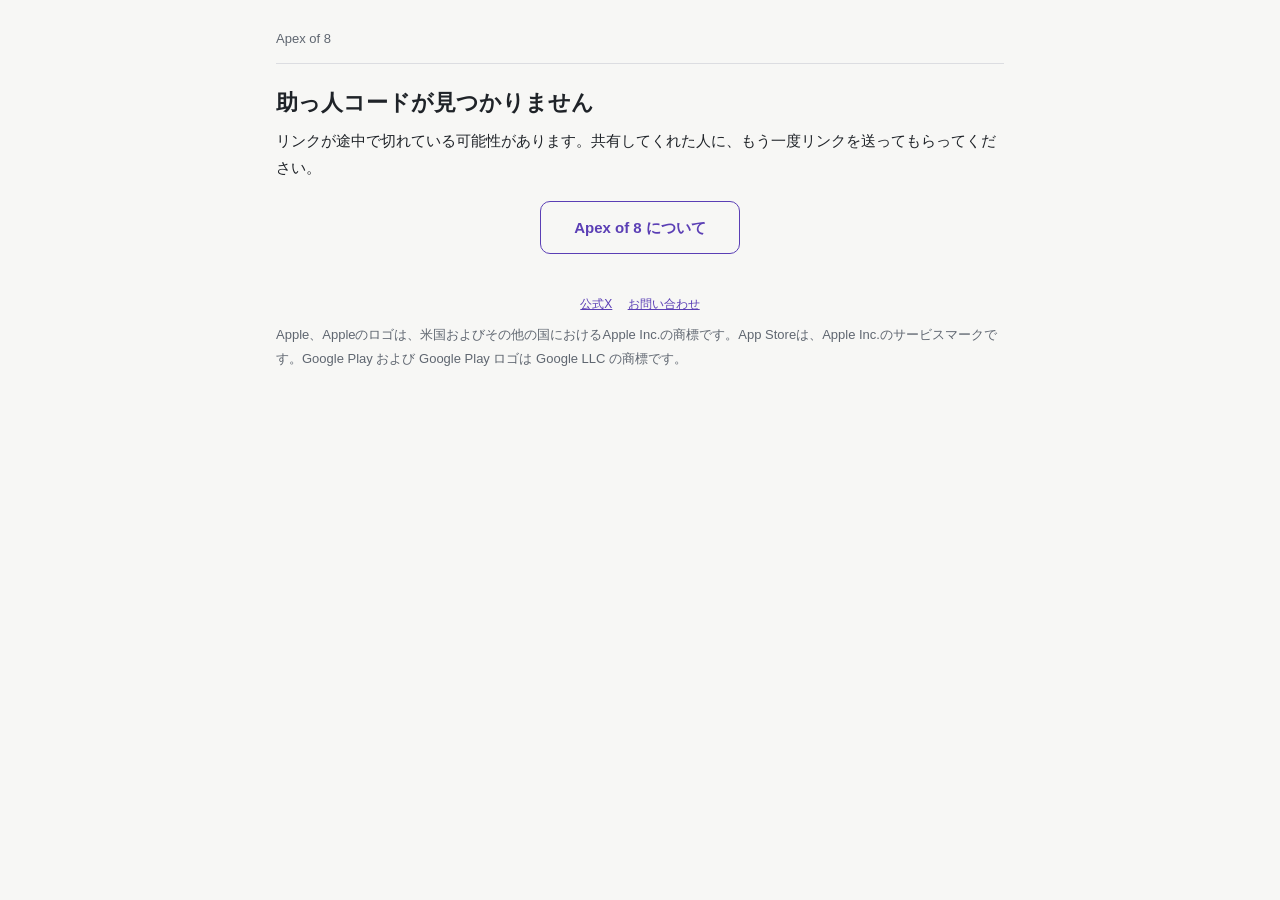
<file: ao8/helper/index.html>
<!doctype html>
<html lang="ja">
<head>
  <meta charset="utf-8">
  <meta name="viewport" content="width=device-width, initial-scale=1">
  <title>助っ人キャラクター | Apex of 8</title>
  <meta name="description" content="Apex of 8の助っ人キャラクターが届きました。アプリで開いて、助っ人として追加できます。">
  <meta property="og:type" content="website">
  <meta property="og:title" content="Apex of 8 の助っ人キャラクター">
  <meta property="og:description" content="このキャラクターを助っ人として借りて、一緒に育成しよう。">
  <meta property="og:url" content="https://m-yokom.github.io/ao8/helper/">
  <meta property="og:image" content="https://m-yokom.github.io/ao8/assets/icon.png">
  <meta name="twitter:card" content="summary">
  <meta name="twitter:site" content="@ao8_myoko">
  <!-- 助っ人コードはURLの#以降にあり、サーバーへは送られない（helper_system.md §3.2）。 -->
  <meta name="robots" content="noindex">
  <link rel="icon" href="../assets/icon.png">
  <link rel="stylesheet" href="../assets/style.css">
  <script src="../assets/site.js" defer></script>
  <script src="../assets/analytics.js" defer></script>
</head>
<body>
<main id="helper">
  <header class="site"><a href="../index.html">Apex of 8</a></header>

  <section id="helper-found" hidden>
    <h1>助っ人キャラクターが届きました</h1>
    <div class="helper-card">
      <p><strong id="helper-name"></strong></p>
      <p class="notice">このキャラクターを助っ人として借りると、洗礼の旅のパートナーや修行・探索に連れて行けます。</p>
    </div>

    <h2>アプリをお持ちの方</h2>
    <div class="store-buttons">
      <a class="btn" id="open-app">アプリで開く</a>
    </div>
    <p class="notice">開かない場合は、下の助っ人コードをコピーして、アプリの「助っ人一覧」→「助っ人を追加」に貼り付けてください。</p>
    <div class="code-box" id="helper-code"></div>
    <div class="store-buttons">
      <button class="btn secondary" id="copy-code" type="button">助っ人コードをコピー</button>
    </div>

    <h2>アプリをお持ちでない方</h2>
    <p>アプリをインストールしたあと、上の助っ人コードをコピーして、アプリの「助っ人一覧」→「助っ人を追加」に貼り付けてください。</p>
    <div class="store-buttons">
      <a class="btn" data-store="ios">App Storeでダウンロード</a>
      <a class="btn secondary" data-store="android">Google Playで手に入れる</a>
    </div>
  </section>

  <section id="helper-missing" hidden>
    <h1>助っ人コードが見つかりません</h1>
    <p>リンクが途中で切れている可能性があります。共有してくれた人に、もう一度リンクを送ってもらってください。</p>
    <div class="store-buttons">
      <a class="btn secondary" href="../index.html">Apex of 8 について</a>
    </div>
  </section>

  <footer>
    <p class="footer-links">
      <a href="https://x.com/ao8_myoko" target="_blank" rel="noopener">公式X</a>
      <a href="../legal/contact.html">お問い合わせ</a>
    </p>
    <p class="notice">Apple、Appleのロゴは、米国およびその他の国におけるApple Inc.の商標です。App Storeは、Apple Inc.のサービスマークです。Google Play および Google Play ロゴは Google LLC の商標です。</p>
  </footer>
</main>
</body>
</html>
</file>
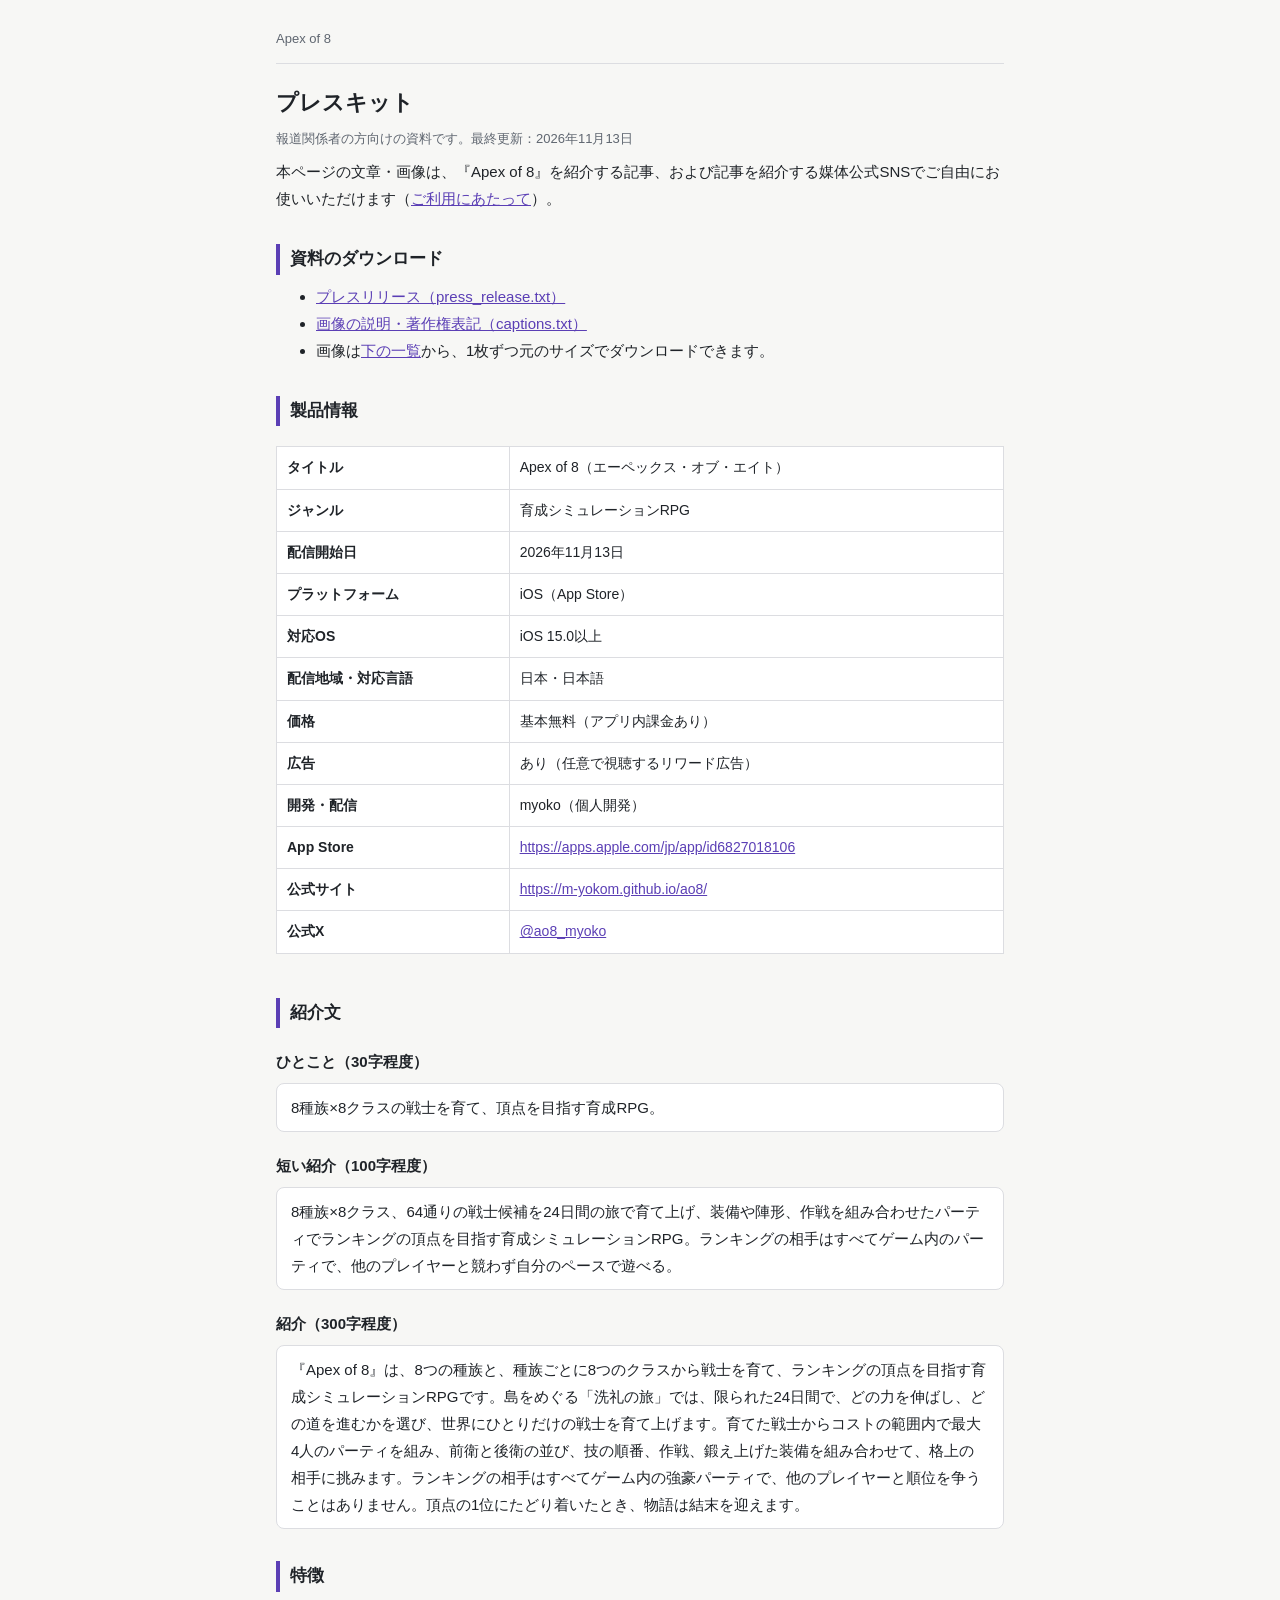
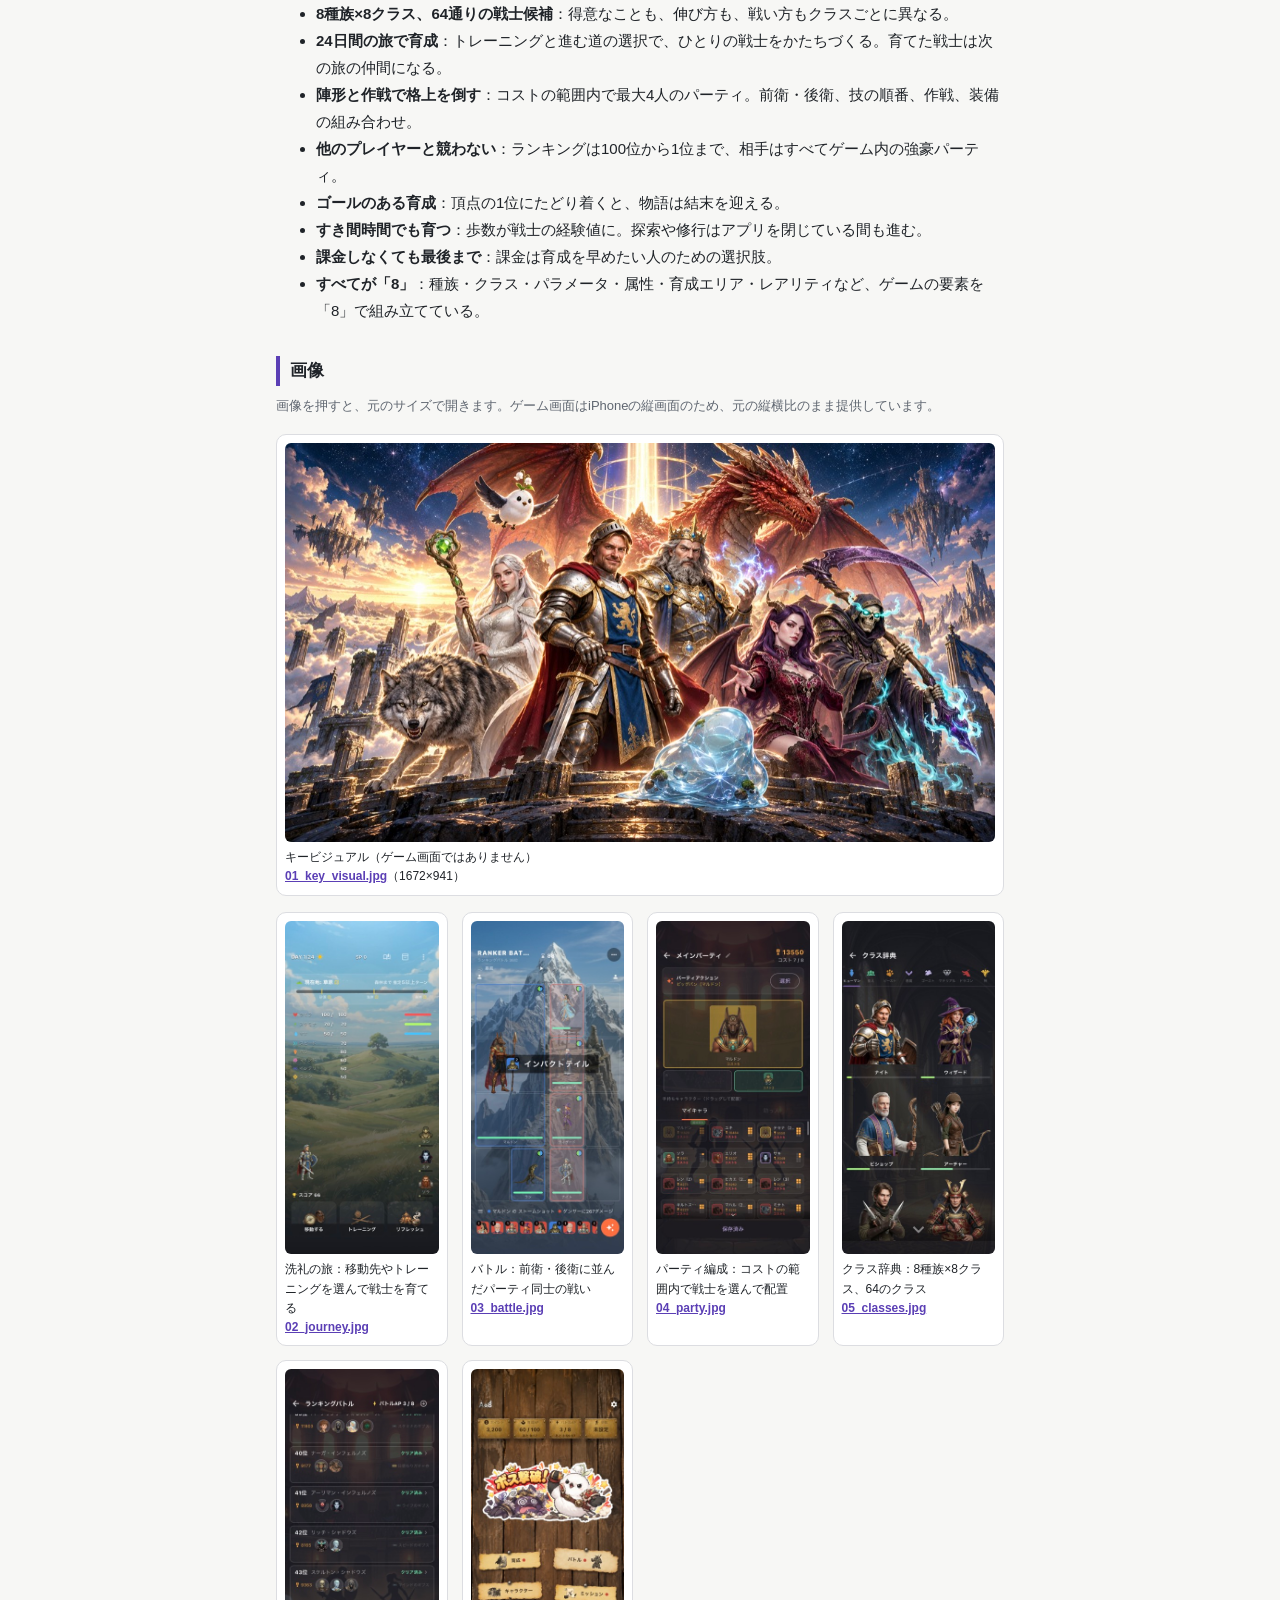
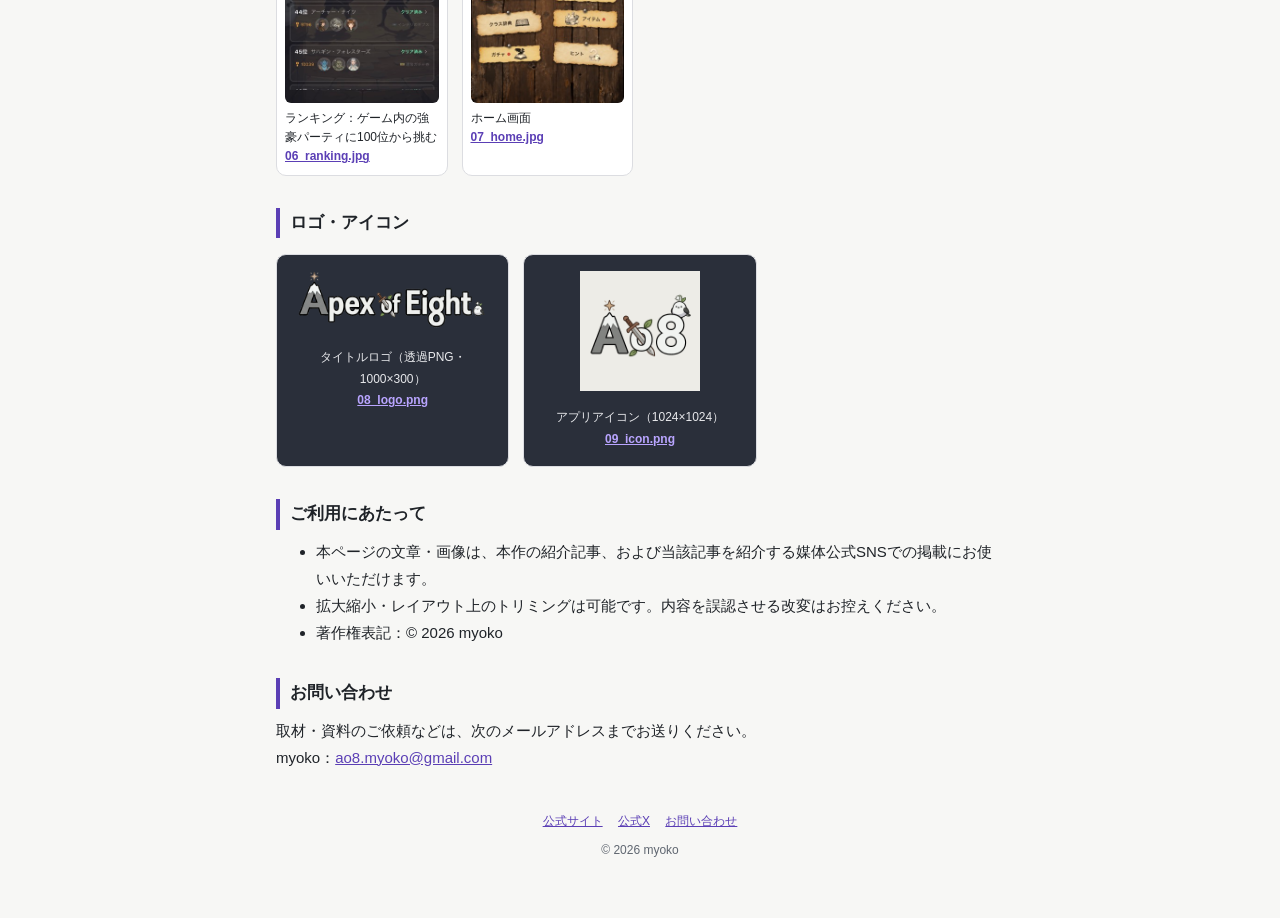
<file: ao8/press/index.html>
<!doctype html>
<html lang="ja">
<head>
  <meta charset="utf-8">
  <meta name="viewport" content="width=device-width, initial-scale=1">
  <title>プレスキット | Apex of 8</title>
  <meta name="description" content="育成シミュレーションRPG『Apex of 8』の報道関係者向け資料（製品情報・紹介文・画像・ロゴ）。">
  <meta property="og:type" content="website">
  <meta property="og:title" content="Apex of 8 プレスキット">
  <meta property="og:description" content="報道関係者向けの製品情報・紹介文・画像・ロゴ。">
  <meta property="og:url" content="https://m-yokom.github.io/ao8/press/">
  <meta property="og:image" content="https://m-yokom.github.io/ao8/assets/img/ogp.jpg">
  <meta name="twitter:card" content="summary_large_image">
  <meta name="twitter:site" content="@ao8_myoko">
  <link rel="icon" href="../assets/icon.png">
  <link rel="stylesheet" href="../assets/style.css">
  <style>
    /* プレスキット専用（他のページでは使わないため、共通のstyle.cssに入れない）。 */
    .press-shots {
      display: grid;
      grid-template-columns: repeat(auto-fill, minmax(150px, 1fr));
      gap: 14px;
      margin: 16px 0;
    }
    .press-shots figure,
    .press-wide {
      margin: 0;
      background: var(--surface);
      border: 1px solid var(--border);
      border-radius: 10px;
      padding: 8px;
    }
    .press-shots img,
    .press-wide img {
      display: block;
      width: 100%;
      height: auto;
      border-radius: 6px;
    }
    .press-shots figcaption,
    .press-wide figcaption {
      font-size: 12px;
      line-height: 1.6;
      margin-top: 6px;
    }
    .press-shots figcaption a,
    .press-wide figcaption a {
      font-weight: 600;
    }
    .press-wide {
      margin: 16px 0;
    }
    .press-logos {
      display: grid;
      grid-template-columns: repeat(auto-fill, minmax(200px, 1fr));
      gap: 14px;
      margin: 16px 0;
    }
    .press-logos figure {
      margin: 0;
      background: #2a2f3a;
      border: 1px solid var(--border);
      border-radius: 10px;
      padding: 16px;
      text-align: center;
    }
    .press-logos img {
      max-width: 100%;
      max-height: 120px;
      height: auto;
    }
    .press-logos figcaption {
      font-size: 12px;
      color: #e8e9ec;
      margin-top: 8px;
    }
    .press-logos figcaption a {
      color: #b9a5ff;
      font-weight: 600;
    }
    blockquote.press-text {
      margin: 8px 0 16px;
      padding: 10px 14px;
      background: var(--surface);
      border: 1px solid var(--border);
      border-radius: 8px;
    }
  </style>
  <script src="../assets/analytics.js" defer></script>
</head>
<body>
<main>
  <header class="site"><a href="../index.html">Apex of 8</a></header>

  <h1>プレスキット</h1>
  <p class="updated">報道関係者の方向けの資料です。最終更新：2026年11月13日</p>
  <p>本ページの文章・画像は、『Apex of 8』を紹介する記事、および記事を紹介する媒体公式SNSでご自由にお使いいただけます（<a href="#usage">ご利用にあたって</a>）。</p>

  <h2>資料のダウンロード</h2>
  <ul>
    <li><a href="press_release.txt" download>プレスリリース（press_release.txt）</a></li>
    <li><a href="captions.txt" download>画像の説明・著作権表記（captions.txt）</a></li>
    <li>画像は<a href="#images">下の一覧</a>から、1枚ずつ元のサイズでダウンロードできます。</li>
  </ul>

  <h2>製品情報</h2>
  <div class="table-scroll">
    <table>
      <tr><th>タイトル</th><td>Apex of 8（エーペックス・オブ・エイト）</td></tr>
      <tr><th>ジャンル</th><td>育成シミュレーションRPG</td></tr>
      <tr><th>配信開始日</th><td>2026年11月13日</td></tr>
      <tr><th>プラットフォーム</th><td>iOS（App Store）</td></tr>
      <tr><th>対応OS</th><td>iOS 15.0以上</td></tr>
      <tr><th>配信地域・対応言語</th><td>日本・日本語</td></tr>
      <tr><th>価格</th><td>基本無料（アプリ内課金あり）</td></tr>
      <tr><th>広告</th><td>あり（任意で視聴するリワード広告）</td></tr>
      <tr><th>開発・配信</th><td>myoko（個人開発）</td></tr>
      <tr><th>App Store</th><td><a href="https://apps.apple.com/jp/app/id6827018106" target="_blank" rel="noopener">https://apps.apple.com/jp/app/id6827018106</a></td></tr>
      <tr><th>公式サイト</th><td><a href="../index.html">https://m-yokom.github.io/ao8/</a></td></tr>
      <tr><th>公式X</th><td><a href="https://x.com/ao8_myoko" target="_blank" rel="noopener">@ao8_myoko</a></td></tr>
    </table>
  </div>

  <h2>紹介文</h2>
  <h3>ひとこと（30字程度）</h3>
  <blockquote class="press-text">8種族×8クラスの戦士を育て、頂点を目指す育成RPG。</blockquote>
  <h3>短い紹介（100字程度）</h3>
  <blockquote class="press-text">8種族×8クラス、64通りの戦士候補を24日間の旅で育て上げ、装備や陣形、作戦を組み合わせたパーティでランキングの頂点を目指す育成シミュレーションRPG。ランキングの相手はすべてゲーム内のパーティで、他のプレイヤーと競わず自分のペースで遊べる。</blockquote>
  <h3>紹介（300字程度）</h3>
  <blockquote class="press-text">『Apex of 8』は、8つの種族と、種族ごとに8つのクラスから戦士を育て、ランキングの頂点を目指す育成シミュレーションRPGです。島をめぐる「洗礼の旅」では、限られた24日間で、どの力を伸ばし、どの道を進むかを選び、世界にひとりだけの戦士を育て上げます。育てた戦士からコストの範囲内で最大4人のパーティを組み、前衛と後衛の並び、技の順番、作戦、鍛え上げた装備を組み合わせて、格上の相手に挑みます。ランキングの相手はすべてゲーム内の強豪パーティで、他のプレイヤーと順位を争うことはありません。頂点の1位にたどり着いたとき、物語は結末を迎えます。</blockquote>

  <h2>特徴</h2>
  <ul>
    <li><strong>8種族×8クラス、64通りの戦士候補</strong>：得意なことも、伸び方も、戦い方もクラスごとに異なる。</li>
    <li><strong>24日間の旅で育成</strong>：トレーニングと進む道の選択で、ひとりの戦士をかたちづくる。育てた戦士は次の旅の仲間になる。</li>
    <li><strong>陣形と作戦で格上を倒す</strong>：コストの範囲内で最大4人のパーティ。前衛・後衛、技の順番、作戦、装備の組み合わせ。</li>
    <li><strong>他のプレイヤーと競わない</strong>：ランキングは100位から1位まで、相手はすべてゲーム内の強豪パーティ。</li>
    <li><strong>ゴールのある育成</strong>：頂点の1位にたどり着くと、物語は結末を迎える。</li>
    <li><strong>すき間時間でも育つ</strong>：歩数が戦士の経験値に。探索や修行はアプリを閉じている間も進む。</li>
    <li><strong>課金しなくても最後まで</strong>：課金は育成を早めたい人のための選択肢。</li>
    <li><strong>すべてが「8」</strong>：種族・クラス・パラメータ・属性・育成エリア・レアリティなど、ゲームの要素を「8」で組み立てている。</li>
  </ul>

  <h2 id="images">画像</h2>
  <p class="notice">画像を押すと、元のサイズで開きます。ゲーム画面はiPhoneの縦画面のため、元の縦横比のまま提供しています。</p>

  <figure class="press-wide">
    <a href="images/01_key_visual.jpg"><img src="images/thumb_01_key_visual.jpg" alt="キービジュアル" loading="lazy"></a>
    <figcaption>キービジュアル（ゲーム画面ではありません）<br><a href="images/01_key_visual.jpg" download>01_key_visual.jpg</a>（1672×941）</figcaption>
  </figure>

  <div class="press-shots">
    <figure>
      <a href="images/02_journey.jpg"><img src="images/thumb_02_journey.jpg" alt="洗礼の旅の画面" loading="lazy"></a>
      <figcaption>洗礼の旅：移動先やトレーニングを選んで戦士を育てる<br><a href="images/02_journey.jpg" download>02_journey.jpg</a></figcaption>
    </figure>
    <figure>
      <a href="images/03_battle.jpg"><img src="images/thumb_03_battle.jpg" alt="バトルの画面" loading="lazy"></a>
      <figcaption>バトル：前衛・後衛に並んだパーティ同士の戦い<br><a href="images/03_battle.jpg" download>03_battle.jpg</a></figcaption>
    </figure>
    <figure>
      <a href="images/04_party.jpg"><img src="images/thumb_04_party.jpg" alt="パーティ編成の画面" loading="lazy"></a>
      <figcaption>パーティ編成：コストの範囲内で戦士を選んで配置<br><a href="images/04_party.jpg" download>04_party.jpg</a></figcaption>
    </figure>
    <figure>
      <a href="images/05_classes.jpg"><img src="images/thumb_05_classes.jpg" alt="クラス辞典の画面" loading="lazy"></a>
      <figcaption>クラス辞典：8種族×8クラス、64のクラス<br><a href="images/05_classes.jpg" download>05_classes.jpg</a></figcaption>
    </figure>
    <figure>
      <a href="images/06_ranking.jpg"><img src="images/thumb_06_ranking.jpg" alt="ランキングバトルの画面" loading="lazy"></a>
      <figcaption>ランキング：ゲーム内の強豪パーティに100位から挑む<br><a href="images/06_ranking.jpg" download>06_ranking.jpg</a></figcaption>
    </figure>
    <figure>
      <a href="images/07_home.jpg"><img src="images/thumb_07_home.jpg" alt="ホーム画面" loading="lazy"></a>
      <figcaption>ホーム画面<br><a href="images/07_home.jpg" download>07_home.jpg</a></figcaption>
    </figure>
  </div>

  <h2>ロゴ・アイコン</h2>
  <div class="press-logos">
    <figure>
      <img src="images/08_logo.png" alt="Apex of 8 ロゴ">
      <figcaption>タイトルロゴ（透過PNG・1000×300）<br><a href="images/08_logo.png" download>08_logo.png</a></figcaption>
    </figure>
    <figure>
      <img src="images/09_icon.png" alt="アプリアイコン">
      <figcaption>アプリアイコン（1024×1024）<br><a href="images/09_icon.png" download>09_icon.png</a></figcaption>
    </figure>
  </div>

  <h2 id="usage">ご利用にあたって</h2>
  <ul>
    <li>本ページの文章・画像は、本作の紹介記事、および当該記事を紹介する媒体公式SNSでの掲載にお使いいただけます。</li>
    <li>拡大縮小・レイアウト上のトリミングは可能です。内容を誤認させる改変はお控えください。</li>
    <li>著作権表記：© 2026 myoko</li>
  </ul>

  <h2>お問い合わせ</h2>
  <p>取材・資料のご依頼などは、次のメールアドレスまでお送りください。<br>
    myoko：<a href="mailto:ao8.myoko@gmail.com?subject=Apex%20of%208%20%E5%8F%96%E6%9D%90%E3%83%BB%E8%B3%87%E6%96%99%E3%81%AE%E3%81%94%E4%BE%9D%E9%A0%BC">ao8.myoko@gmail.com</a></p>

  <footer>
    <p class="footer-links">
      <a href="../index.html">公式サイト</a>
      <a href="https://x.com/ao8_myoko" target="_blank" rel="noopener">公式X</a>
      <a href="../legal/contact.html">お問い合わせ</a>
    </p>
    <p class="copyright">&copy; 2026 myoko</p>
  </footer>
</main>
</body>
</html>
</file>
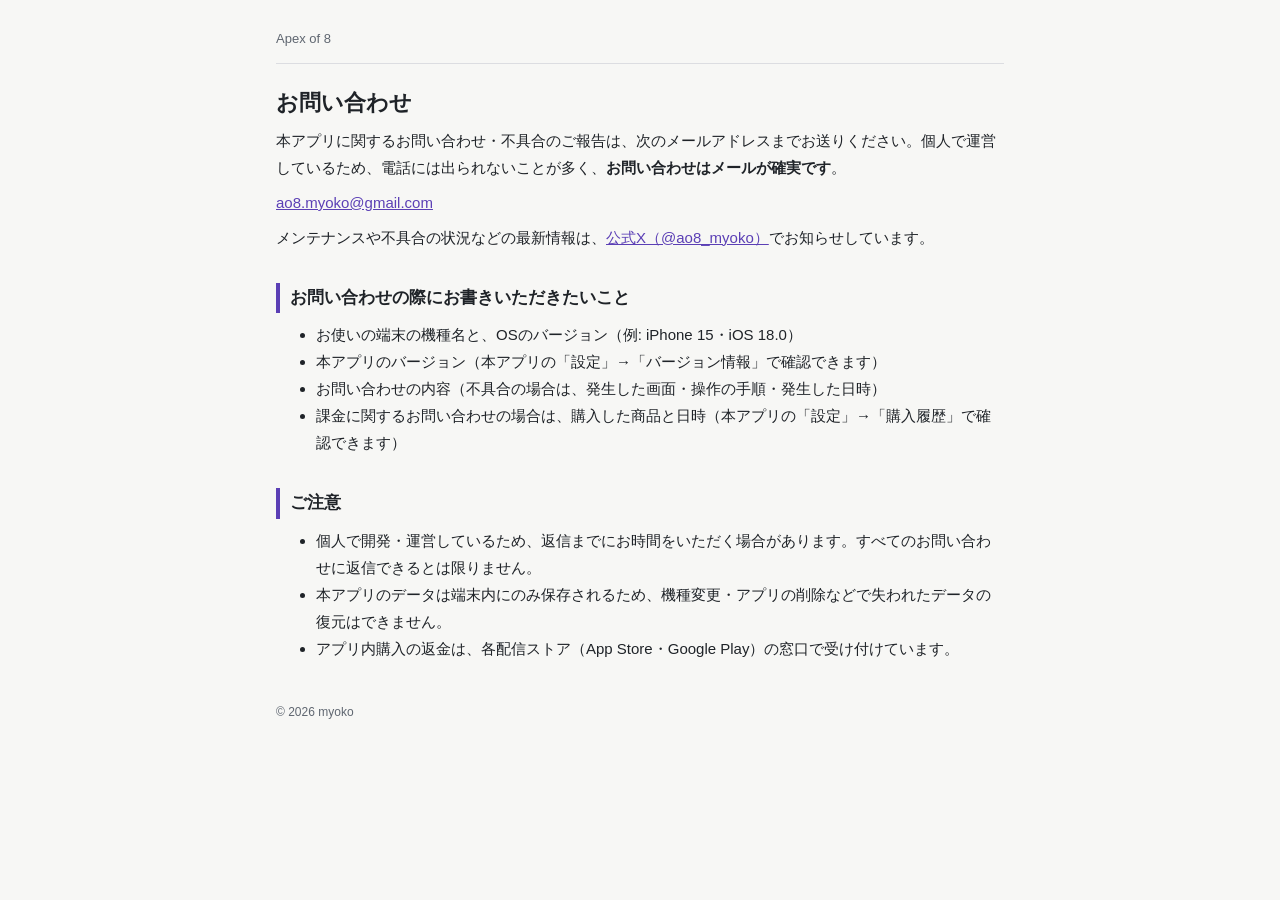
<file: ao8/legal/contact.html>
<!doctype html>
<html lang="ja">
<head>
  <meta charset="utf-8">
  <meta name="viewport" content="width=device-width, initial-scale=1">
  <title>お問い合わせ | Apex of 8</title>
  <link rel="stylesheet" href="../assets/style.css">
  <script src="../assets/analytics.js" defer></script>
</head>
<body>
<main>
  <header class="site"><a href="../index.html">Apex of 8</a></header>
  <h1>お問い合わせ</h1>

  <p>本アプリに関するお問い合わせ・不具合のご報告は、次のメールアドレスまでお送りください。個人で運営しているため、電話には出られないことが多く、<strong>お問い合わせはメールが確実です</strong>。</p>
  <p><a href="mailto:ao8.myoko@gmail.com?subject=Apex%20of%208%20%E3%81%8A%E5%95%8F%E3%81%84%E5%90%88%E3%82%8F%E3%81%9B">ao8.myoko@gmail.com</a></p>

  <p>メンテナンスや不具合の状況などの最新情報は、<a href="https://x.com/ao8_myoko" target="_blank" rel="noopener">公式X（@ao8_myoko）</a>でお知らせしています。</p>

  <h2>お問い合わせの際にお書きいただきたいこと</h2>
  <ul>
    <li>お使いの端末の機種名と、OSのバージョン（例: iPhone 15・iOS 18.0）</li>
    <li>本アプリのバージョン（本アプリの「設定」→「バージョン情報」で確認できます）</li>
    <li>お問い合わせの内容（不具合の場合は、発生した画面・操作の手順・発生した日時）</li>
    <li>課金に関するお問い合わせの場合は、購入した商品と日時（本アプリの「設定」→「購入履歴」で確認できます）</li>
  </ul>

  <h2>ご注意</h2>
  <ul>
    <li>個人で開発・運営しているため、返信までにお時間をいただく場合があります。すべてのお問い合わせに返信できるとは限りません。</li>
    <li>本アプリのデータは端末内にのみ保存されるため、機種変更・アプリの削除などで失われたデータの復元はできません。</li>
    <li>アプリ内購入の返金は、各配信ストア（App Store・Google Play）の窓口で受け付けています。</li>
  </ul>

  <footer>&copy; 2026 myoko</footer>
</main>
</body>
</html>
</file>
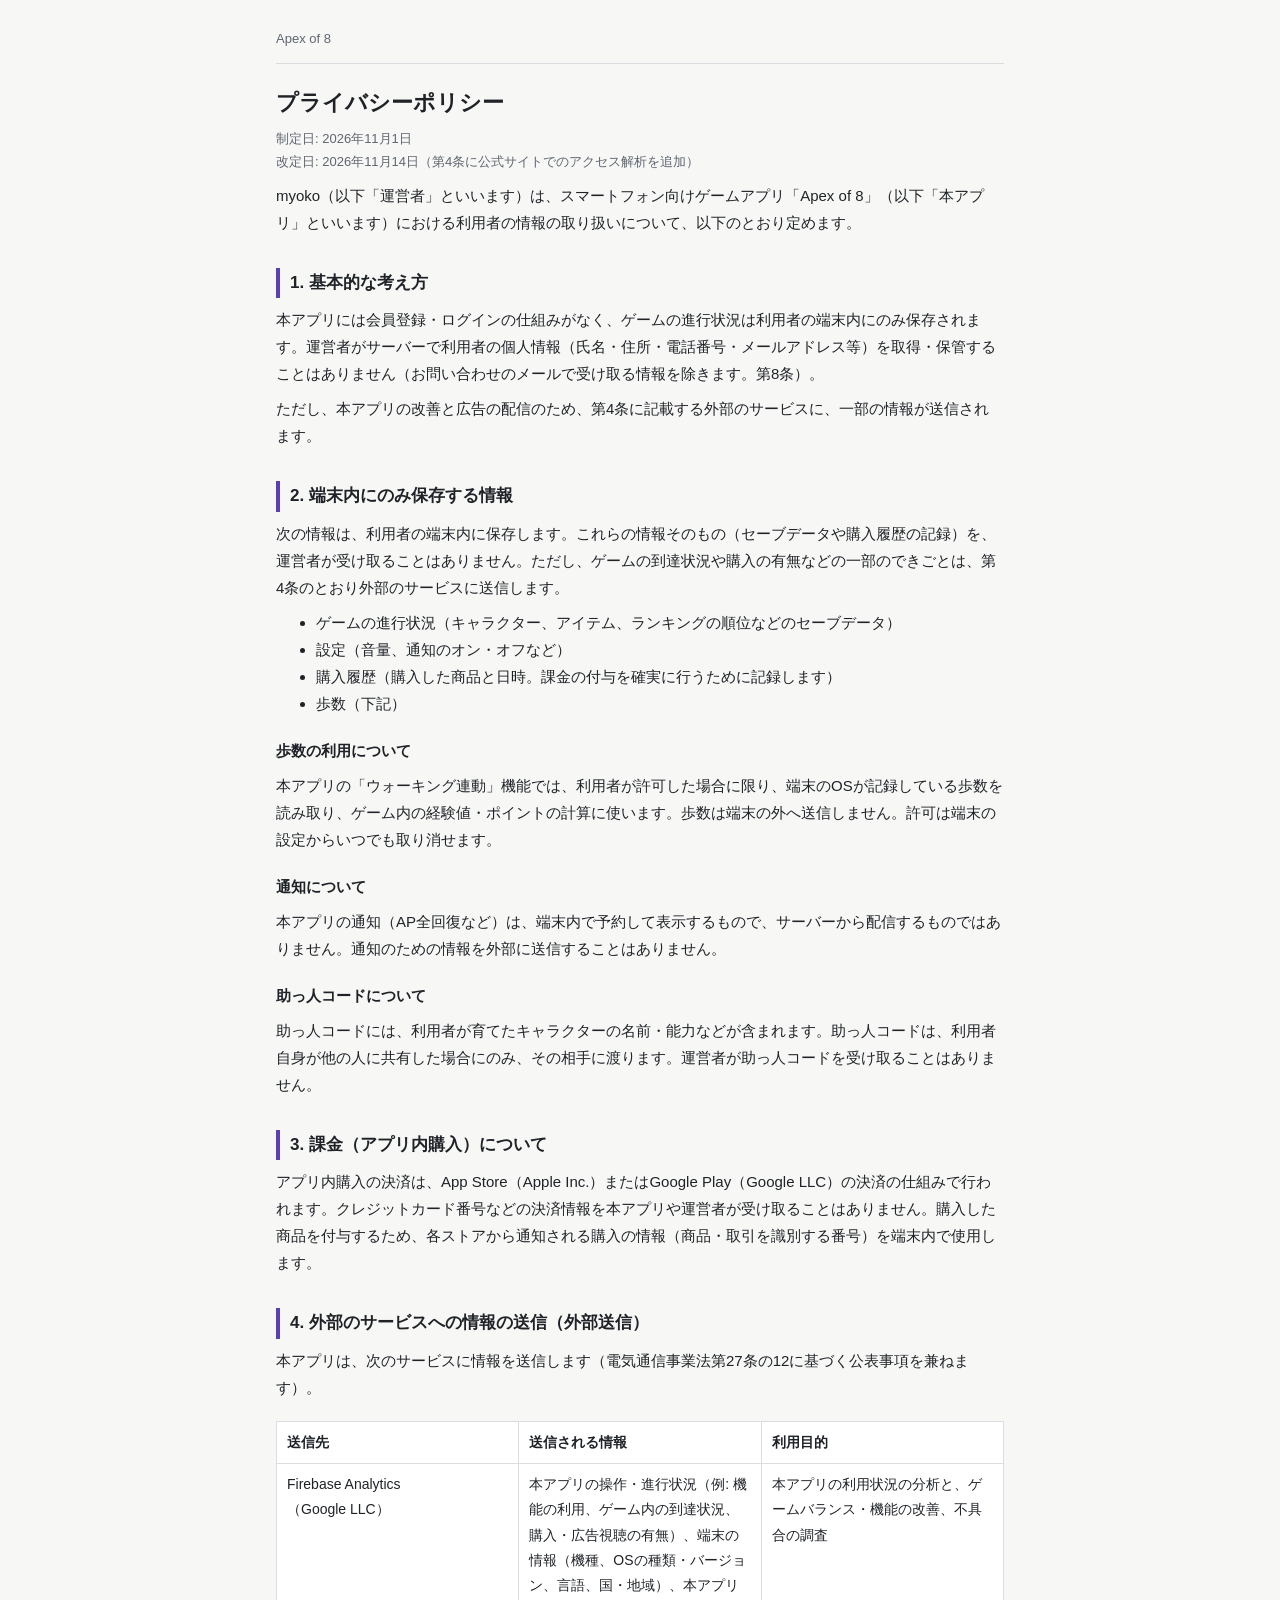
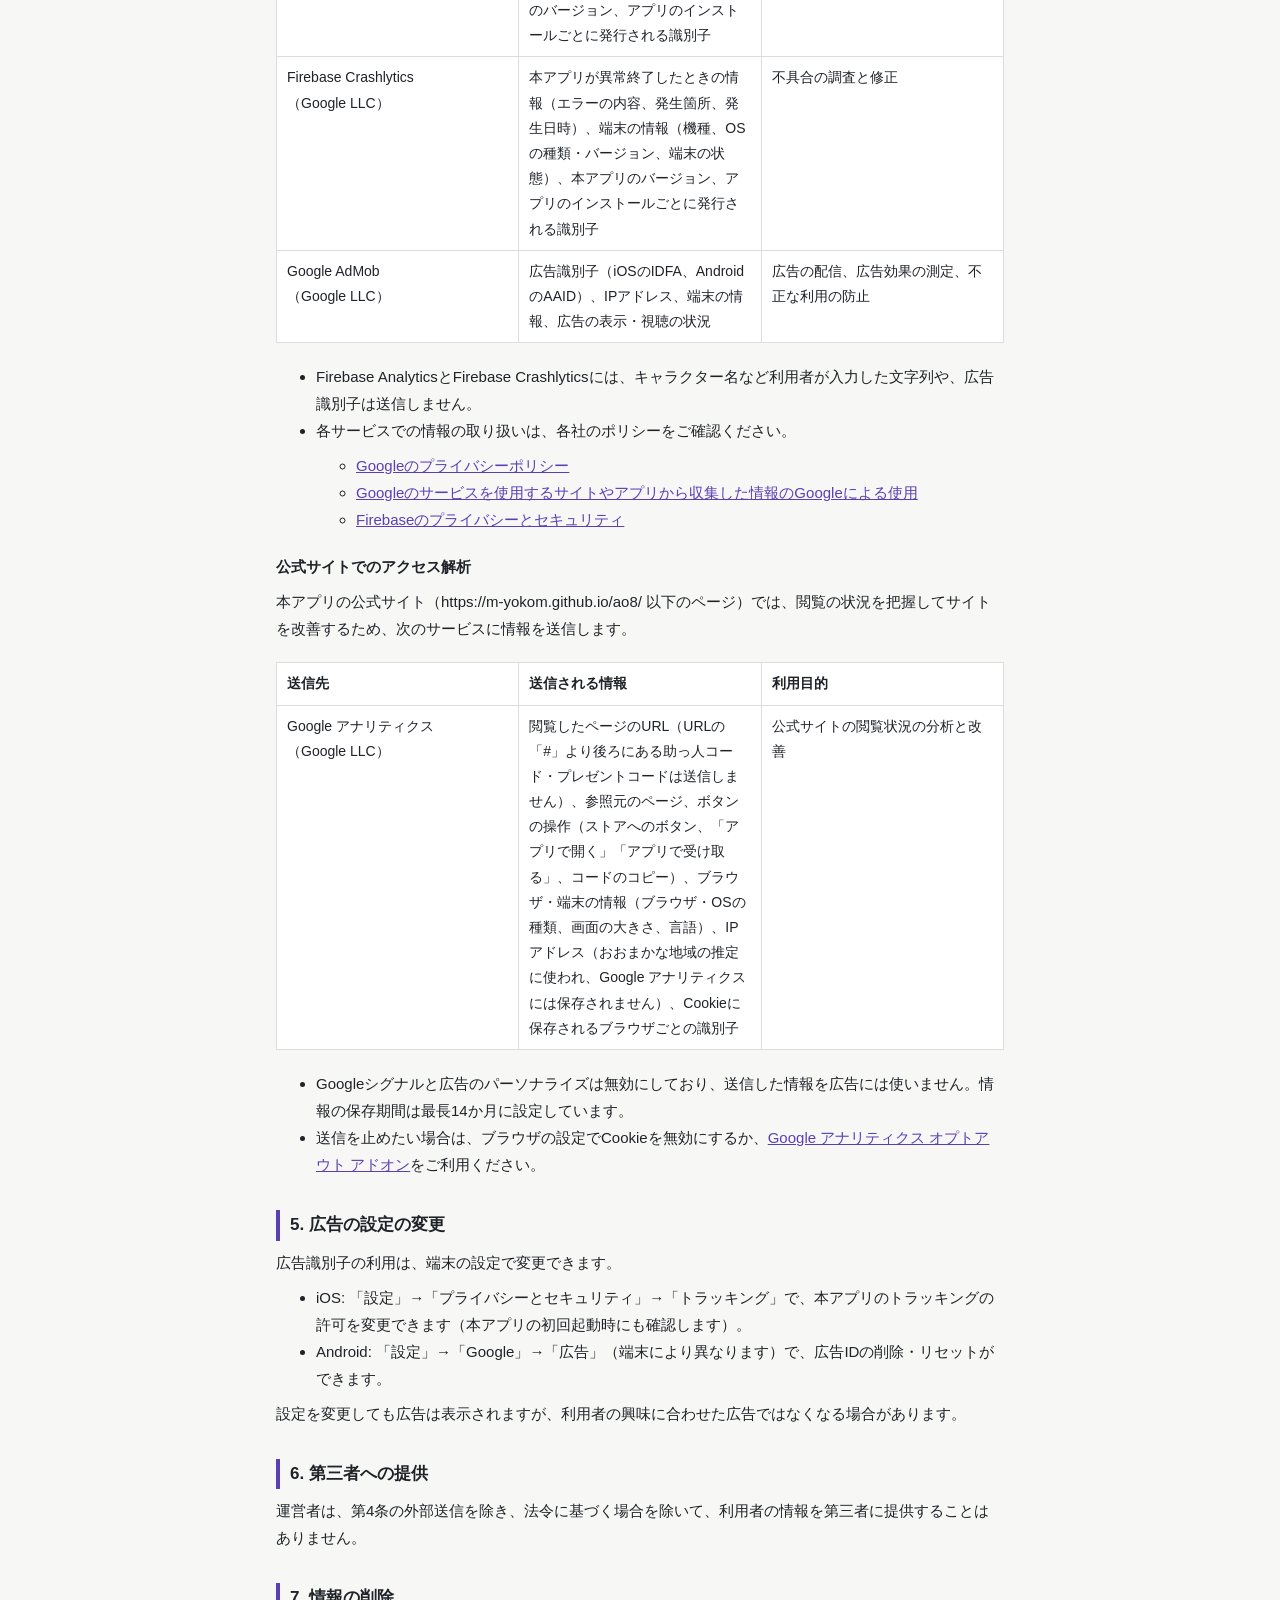
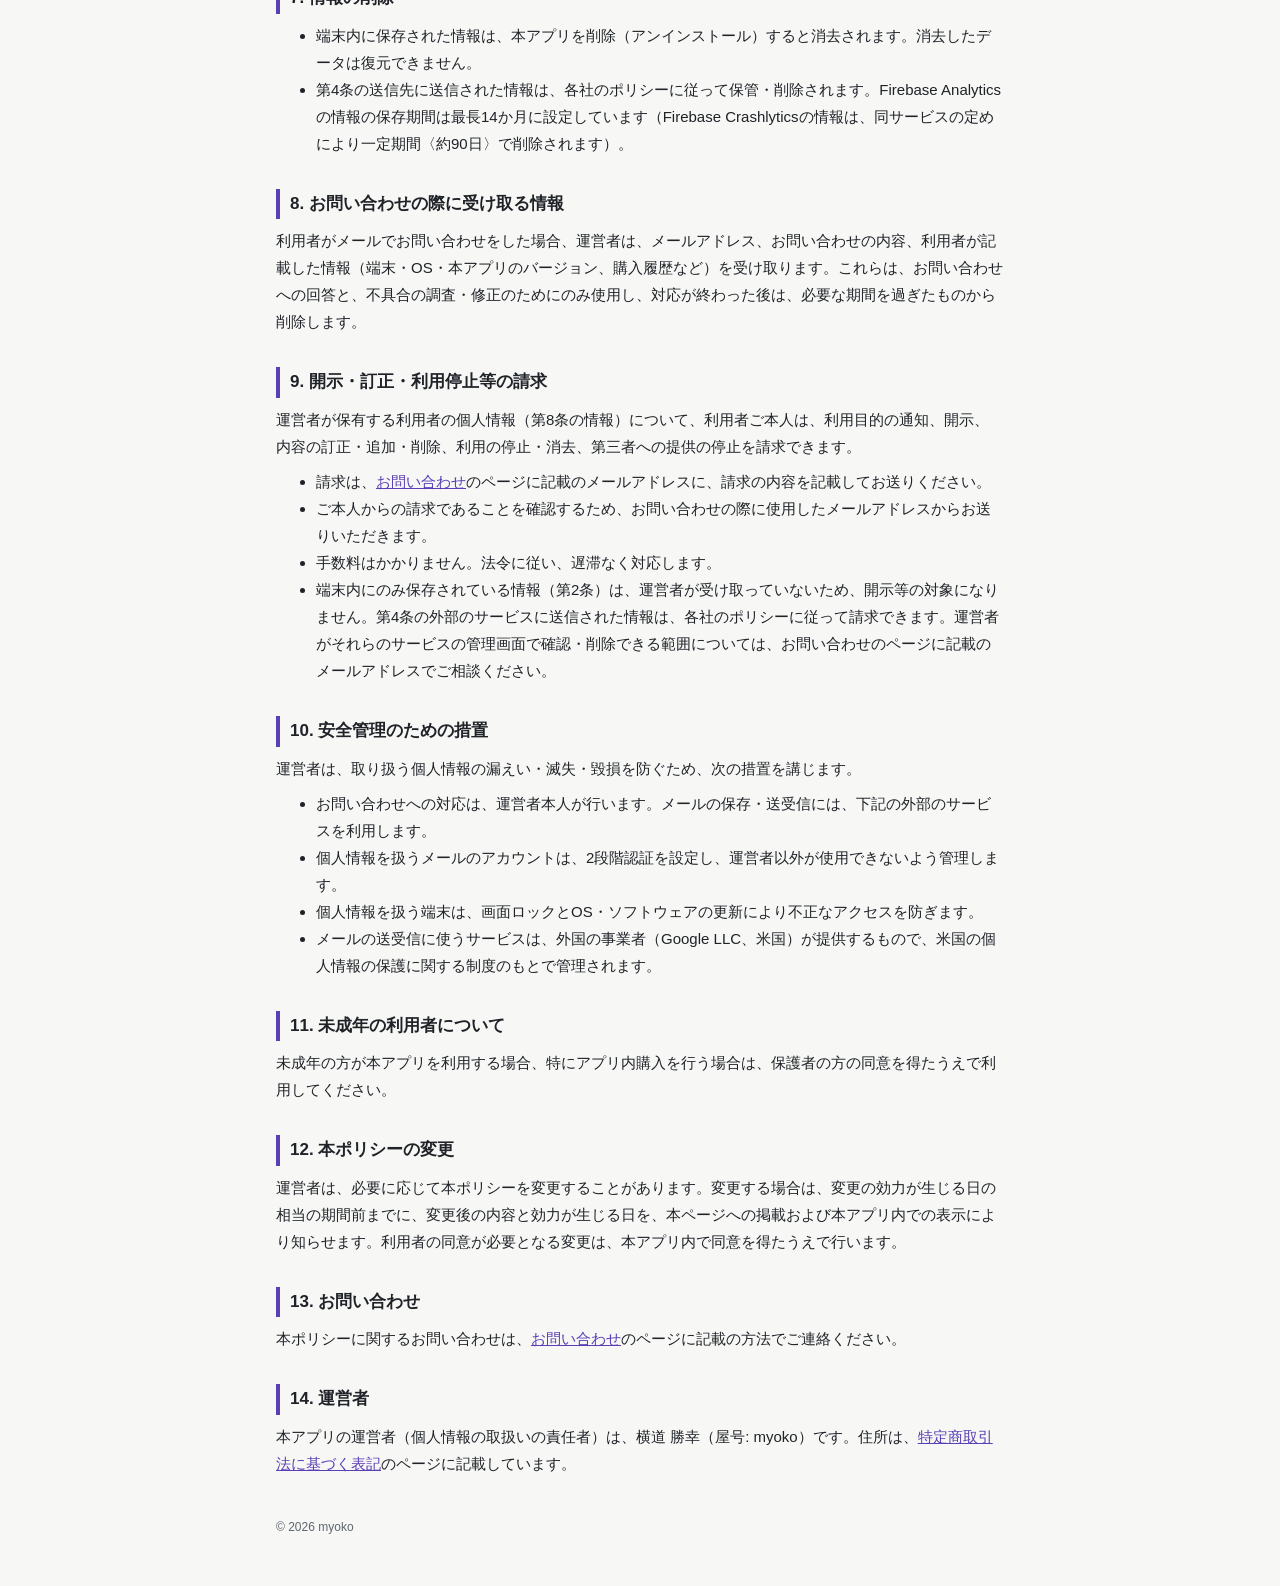
<file: ao8/legal/privacy.html>
<!doctype html>
<html lang="ja">
<head>
  <meta charset="utf-8">
  <meta name="viewport" content="width=device-width, initial-scale=1">
  <title>プライバシーポリシー | Apex of 8</title>
  <link rel="stylesheet" href="../assets/style.css">
  <script src="../assets/analytics.js" defer></script>
</head>
<body>
<main>
  <header class="site"><a href="../index.html">Apex of 8</a></header>
  <h1>プライバシーポリシー</h1>
  <p class="updated">制定日: 2026年11月1日<br>改定日: 2026年11月14日（第4条に公式サイトでのアクセス解析を追加）</p>

  <p>myoko（以下「運営者」といいます）は、スマートフォン向けゲームアプリ「Apex of 8」（以下「本アプリ」といいます）における利用者の情報の取り扱いについて、以下のとおり定めます。</p>

  <h2>1. 基本的な考え方</h2>
  <p>本アプリには会員登録・ログインの仕組みがなく、ゲームの進行状況は利用者の端末内にのみ保存されます。運営者がサーバーで利用者の個人情報（氏名・住所・電話番号・メールアドレス等）を取得・保管することはありません（お問い合わせのメールで受け取る情報を除きます。第8条）。</p>
  <p>ただし、本アプリの改善と広告の配信のため、第4条に記載する外部のサービスに、一部の情報が送信されます。</p>

  <h2>2. 端末内にのみ保存する情報</h2>
  <p>次の情報は、利用者の端末内に保存します。これらの情報そのもの（セーブデータや購入履歴の記録）を、運営者が受け取ることはありません。ただし、ゲームの到達状況や購入の有無などの一部のできごとは、第4条のとおり外部のサービスに送信します。</p>
  <ul>
    <li>ゲームの進行状況（キャラクター、アイテム、ランキングの順位などのセーブデータ）</li>
    <li>設定（音量、通知のオン・オフなど）</li>
    <li>購入履歴（購入した商品と日時。課金の付与を確実に行うために記録します）</li>
    <li>歩数（下記）</li>
  </ul>
  <h3>歩数の利用について</h3>
  <p>本アプリの「ウォーキング連動」機能では、利用者が許可した場合に限り、端末のOSが記録している歩数を読み取り、ゲーム内の経験値・ポイントの計算に使います。歩数は端末の外へ送信しません。許可は端末の設定からいつでも取り消せます。</p>
  <h3>通知について</h3>
  <p>本アプリの通知（AP全回復など）は、端末内で予約して表示するもので、サーバーから配信するものではありません。通知のための情報を外部に送信することはありません。</p>
  <h3>助っ人コードについて</h3>
  <p>助っ人コードには、利用者が育てたキャラクターの名前・能力などが含まれます。助っ人コードは、利用者自身が他の人に共有した場合にのみ、その相手に渡ります。運営者が助っ人コードを受け取ることはありません。</p>

  <h2>3. 課金（アプリ内購入）について</h2>
  <p>アプリ内購入の決済は、App Store（Apple Inc.）またはGoogle Play（Google LLC）の決済の仕組みで行われます。クレジットカード番号などの決済情報を本アプリや運営者が受け取ることはありません。購入した商品を付与するため、各ストアから通知される購入の情報（商品・取引を識別する番号）を端末内で使用します。</p>

  <h2>4. 外部のサービスへの情報の送信（外部送信）</h2>
  <p>本アプリは、次のサービスに情報を送信します（電気通信事業法第27条の12に基づく公表事項を兼ねます）。</p>
  <div class="table-scroll">
  <table>
    <tr><th>送信先</th><th>送信される情報</th><th>利用目的</th></tr>
    <tr>
      <td>Firebase Analytics<br>（Google LLC）</td>
      <td>本アプリの操作・進行状況（例: 機能の利用、ゲーム内の到達状況、購入・広告視聴の有無）、端末の情報（機種、OSの種類・バージョン、言語、国・地域）、本アプリのバージョン、アプリのインストールごとに発行される識別子</td>
      <td>本アプリの利用状況の分析と、ゲームバランス・機能の改善、不具合の調査</td>
    </tr>
    <tr>
      <td>Firebase Crashlytics<br>（Google LLC）</td>
      <td>本アプリが異常終了したときの情報（エラーの内容、発生箇所、発生日時）、端末の情報（機種、OSの種類・バージョン、端末の状態）、本アプリのバージョン、アプリのインストールごとに発行される識別子</td>
      <td>不具合の調査と修正</td>
    </tr>
    <tr>
      <td>Google AdMob<br>（Google LLC）</td>
      <td>広告識別子（iOSのIDFA、AndroidのAAID）、IPアドレス、端末の情報、広告の表示・視聴の状況</td>
      <td>広告の配信、広告効果の測定、不正な利用の防止</td>
    </tr>
  </table>
  </div>
  <ul>
    <li>Firebase AnalyticsとFirebase Crashlyticsには、キャラクター名など利用者が入力した文字列や、広告識別子は送信しません。</li>
    <li>各サービスでの情報の取り扱いは、各社のポリシーをご確認ください。
      <ul>
        <li><a href="https://policies.google.com/privacy">Googleのプライバシーポリシー</a></li>
        <li><a href="https://policies.google.com/technologies/partner-sites">Googleのサービスを使用するサイトやアプリから収集した情報のGoogleによる使用</a></li>
        <li><a href="https://firebase.google.com/support/privacy">Firebaseのプライバシーとセキュリティ</a></li>
      </ul>
    </li>
  </ul>

  <h3>公式サイトでのアクセス解析</h3>
  <p>本アプリの公式サイト（https://m-yokom.github.io/ao8/ 以下のページ）では、閲覧の状況を把握してサイトを改善するため、次のサービスに情報を送信します。</p>
  <div class="table-scroll">
  <table>
    <tr><th>送信先</th><th>送信される情報</th><th>利用目的</th></tr>
    <tr>
      <td>Google アナリティクス<br>（Google LLC）</td>
      <td>閲覧したページのURL（URLの「#」より後ろにある助っ人コード・プレゼントコードは送信しません）、参照元のページ、ボタンの操作（ストアへのボタン、「アプリで開く」「アプリで受け取る」、コードのコピー）、ブラウザ・端末の情報（ブラウザ・OSの種類、画面の大きさ、言語）、IPアドレス（おおまかな地域の推定に使われ、Google アナリティクスには保存されません）、Cookieに保存されるブラウザごとの識別子</td>
      <td>公式サイトの閲覧状況の分析と改善</td>
    </tr>
  </table>
  </div>
  <ul>
    <li>Googleシグナルと広告のパーソナライズは無効にしており、送信した情報を広告には使いません。情報の保存期間は最長14か月に設定しています。</li>
    <li>送信を止めたい場合は、ブラウザの設定でCookieを無効にするか、<a href="https://tools.google.com/dlpage/gaoptout?hl=ja">Google アナリティクス オプトアウト アドオン</a>をご利用ください。</li>
  </ul>

  <h2>5. 広告の設定の変更</h2>
  <p>広告識別子の利用は、端末の設定で変更できます。</p>
  <ul>
    <li>iOS: 「設定」→「プライバシーとセキュリティ」→「トラッキング」で、本アプリのトラッキングの許可を変更できます（本アプリの初回起動時にも確認します）。</li>
    <li>Android: 「設定」→「Google」→「広告」（端末により異なります）で、広告IDの削除・リセットができます。</li>
  </ul>
  <p>設定を変更しても広告は表示されますが、利用者の興味に合わせた広告ではなくなる場合があります。</p>

  <h2>6. 第三者への提供</h2>
  <p>運営者は、第4条の外部送信を除き、法令に基づく場合を除いて、利用者の情報を第三者に提供することはありません。</p>

  <h2>7. 情報の削除</h2>
  <ul>
    <li>端末内に保存された情報は、本アプリを削除（アンインストール）すると消去されます。消去したデータは復元できません。</li>
    <li>第4条の送信先に送信された情報は、各社のポリシーに従って保管・削除されます。Firebase Analyticsの情報の保存期間は最長14か月に設定しています（Firebase Crashlyticsの情報は、同サービスの定めにより一定期間〈約90日〉で削除されます）。</li>
  </ul>

  <h2>8. お問い合わせの際に受け取る情報</h2>
  <p>利用者がメールでお問い合わせをした場合、運営者は、メールアドレス、お問い合わせの内容、利用者が記載した情報（端末・OS・本アプリのバージョン、購入履歴など）を受け取ります。これらは、お問い合わせへの回答と、不具合の調査・修正のためにのみ使用し、対応が終わった後は、必要な期間を過ぎたものから削除します。</p>

  <h2>9. 開示・訂正・利用停止等の請求</h2>
  <p>運営者が保有する利用者の個人情報（第8条の情報）について、利用者ご本人は、利用目的の通知、開示、内容の訂正・追加・削除、利用の停止・消去、第三者への提供の停止を請求できます。</p>
  <ul>
    <li>請求は、<a href="contact.html">お問い合わせ</a>のページに記載のメールアドレスに、請求の内容を記載してお送りください。</li>
    <li>ご本人からの請求であることを確認するため、お問い合わせの際に使用したメールアドレスからお送りいただきます。</li>
    <li>手数料はかかりません。法令に従い、遅滞なく対応します。</li>
    <li>端末内にのみ保存されている情報（第2条）は、運営者が受け取っていないため、開示等の対象になりません。第4条の外部のサービスに送信された情報は、各社のポリシーに従って請求できます。運営者がそれらのサービスの管理画面で確認・削除できる範囲については、お問い合わせのページに記載のメールアドレスでご相談ください。</li>
  </ul>

  <h2>10. 安全管理のための措置</h2>
  <p>運営者は、取り扱う個人情報の漏えい・滅失・毀損を防ぐため、次の措置を講じます。</p>
  <ul>
    <li>お問い合わせへの対応は、運営者本人が行います。メールの保存・送受信には、下記の外部のサービスを利用します。</li>
    <li>個人情報を扱うメールのアカウントは、2段階認証を設定し、運営者以外が使用できないよう管理します。</li>
    <li>個人情報を扱う端末は、画面ロックとOS・ソフトウェアの更新により不正なアクセスを防ぎます。</li>
    <li>メールの送受信に使うサービスは、外国の事業者（Google LLC、米国）が提供するもので、米国の個人情報の保護に関する制度のもとで管理されます。</li>
  </ul>

  <h2>11. 未成年の利用者について</h2>
  <p>未成年の方が本アプリを利用する場合、特にアプリ内購入を行う場合は、保護者の方の同意を得たうえで利用してください。</p>

  <h2>12. 本ポリシーの変更</h2>
  <p>運営者は、必要に応じて本ポリシーを変更することがあります。変更する場合は、変更の効力が生じる日の相当の期間前までに、変更後の内容と効力が生じる日を、本ページへの掲載および本アプリ内での表示により知らせます。利用者の同意が必要となる変更は、本アプリ内で同意を得たうえで行います。</p>

  <h2>13. お問い合わせ</h2>
  <p>本ポリシーに関するお問い合わせは、<a href="contact.html">お問い合わせ</a>のページに記載の方法でご連絡ください。</p>

  <h2>14. 運営者</h2>
  <p>本アプリの運営者（個人情報の取扱いの責任者）は、横道 勝幸（屋号: myoko）です。住所は、<a href="tokushoho.html">特定商取引法に基づく表記</a>のページに記載しています。</p>

  <footer>&copy; 2026 myoko</footer>
</main>
</body>
</html>
</file>
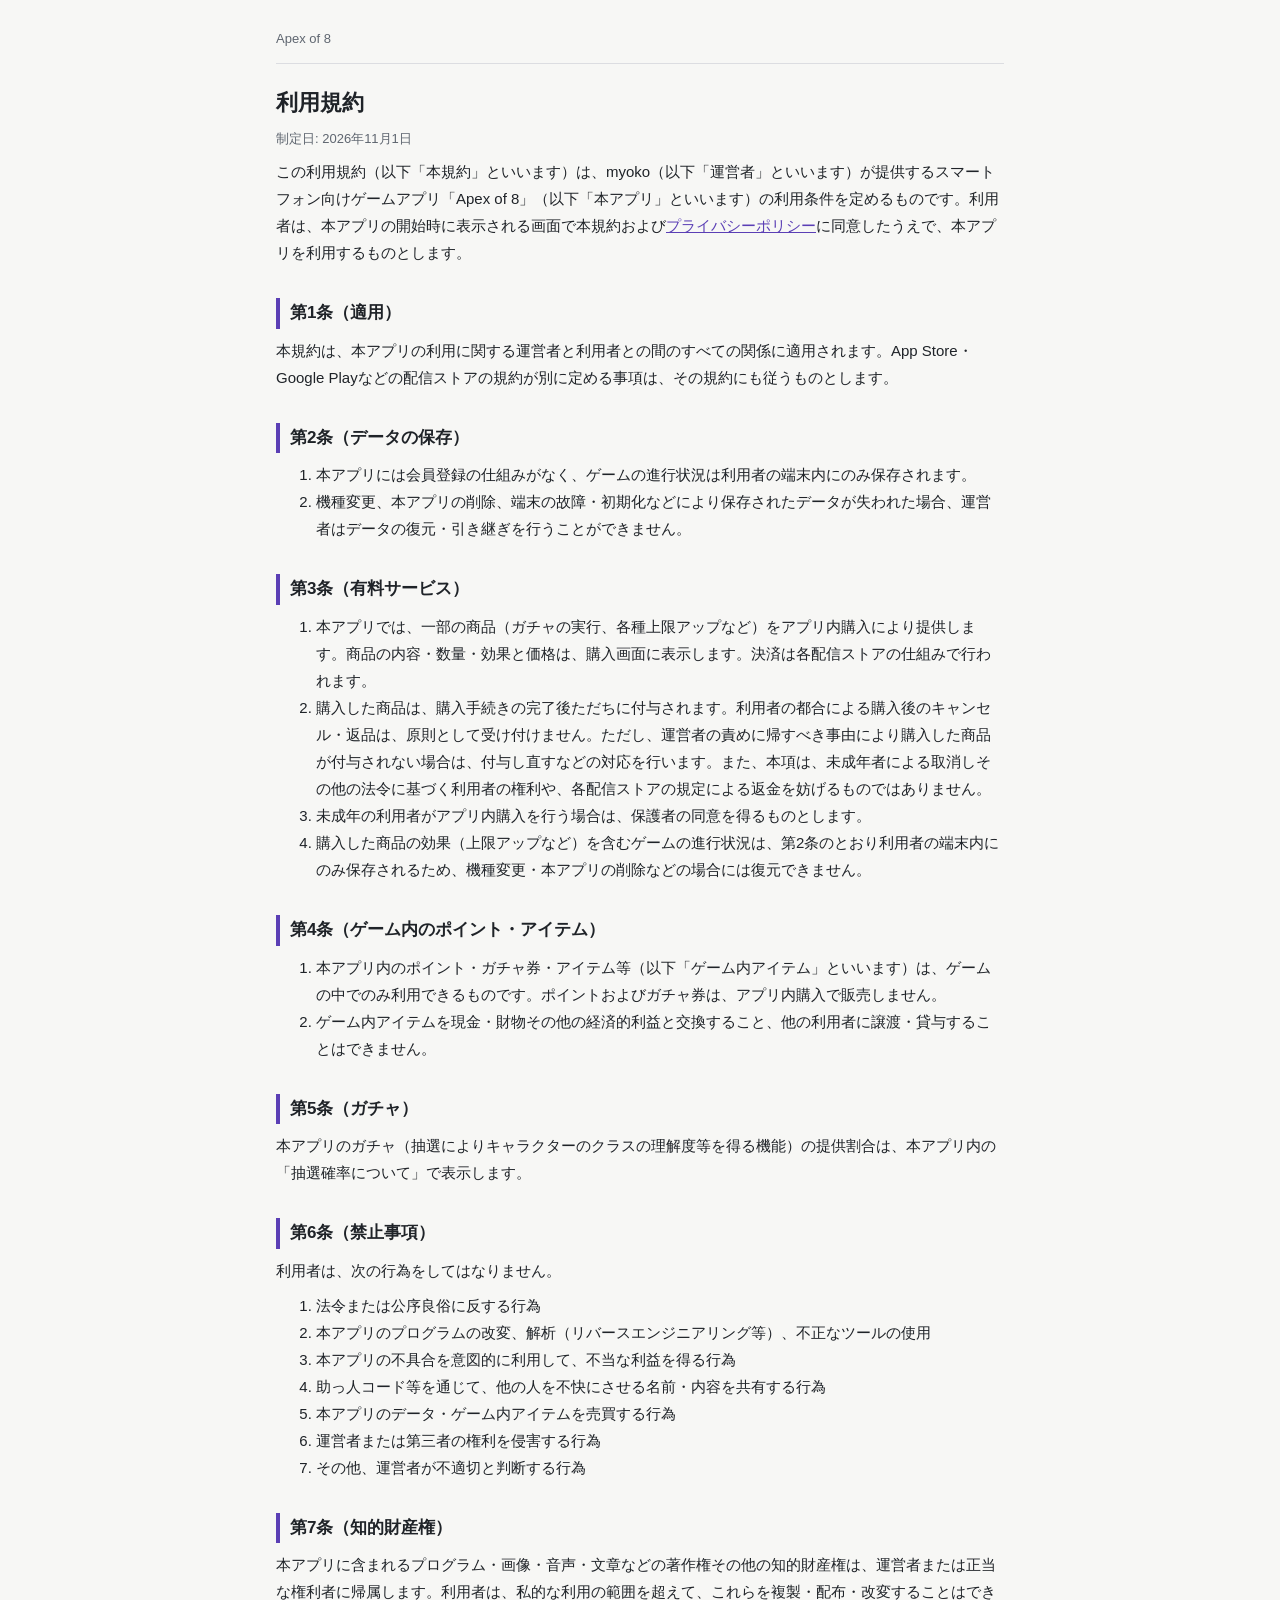
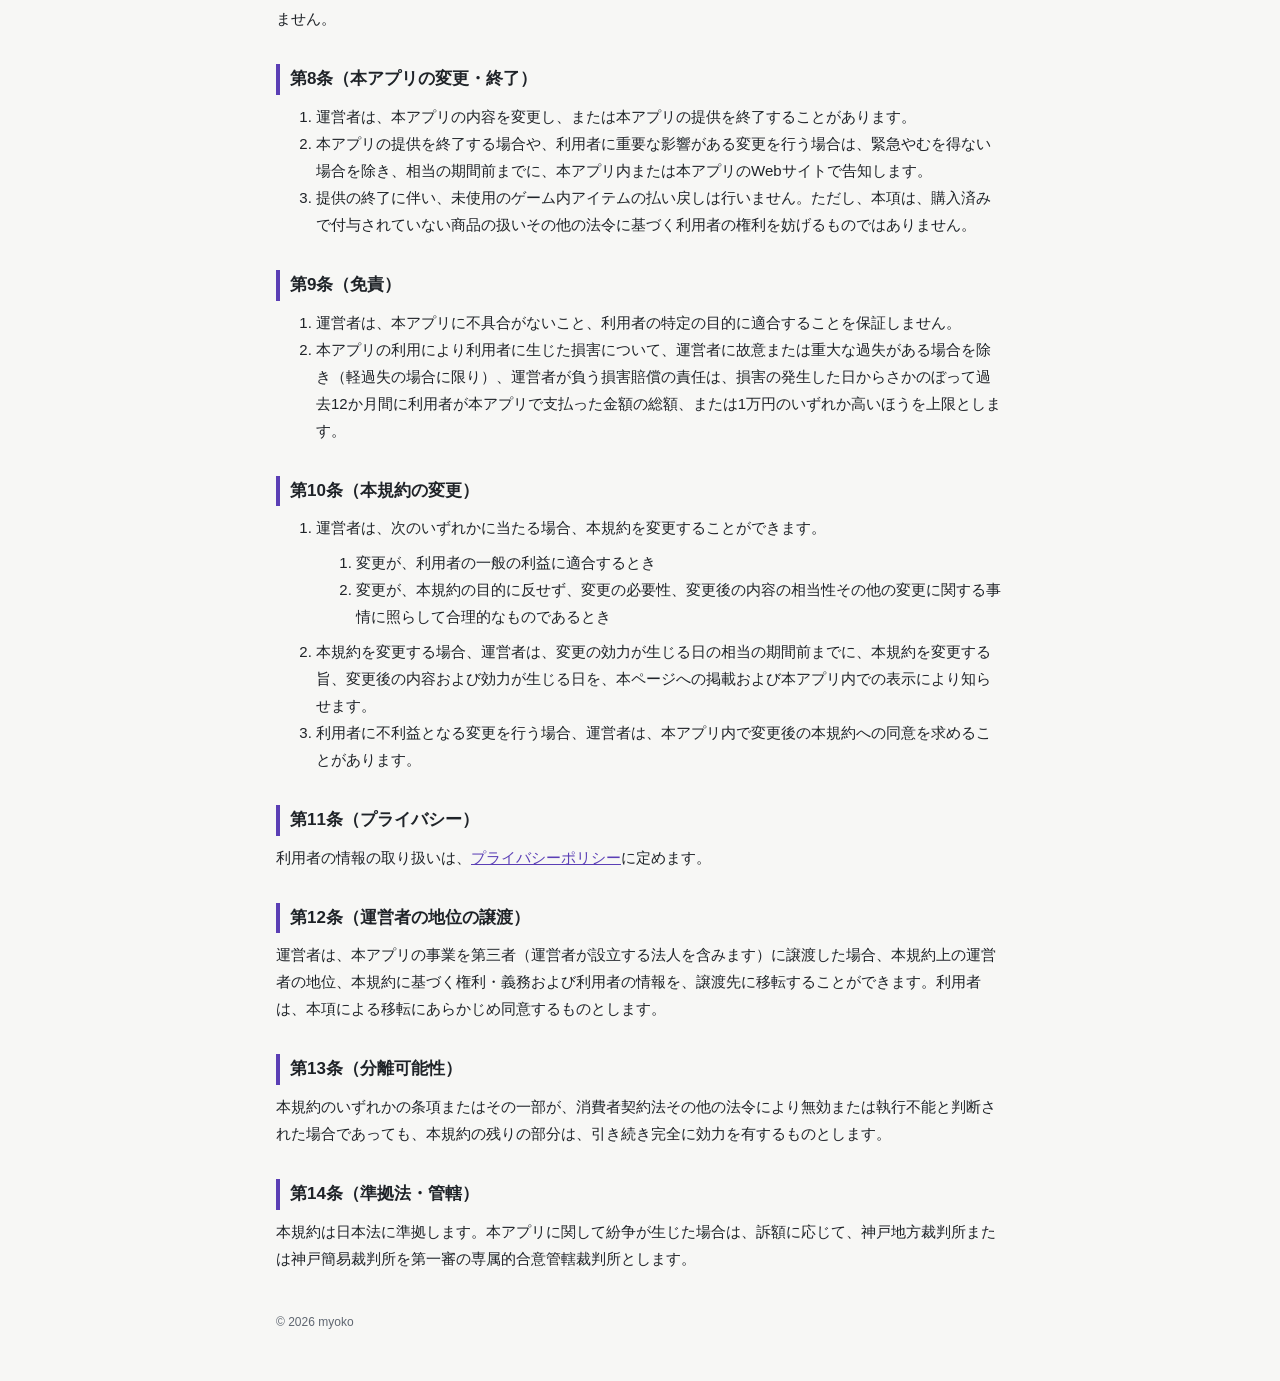
<file: ao8/legal/terms.html>
<!doctype html>
<html lang="ja">
<head>
  <meta charset="utf-8">
  <meta name="viewport" content="width=device-width, initial-scale=1">
  <title>利用規約 | Apex of 8</title>
  <link rel="stylesheet" href="../assets/style.css">
  <script src="../assets/analytics.js" defer></script>
</head>
<body>
<main>
  <header class="site"><a href="../index.html">Apex of 8</a></header>
  <h1>利用規約</h1>
  <p class="updated">制定日: 2026年11月1日</p>

  <p>この利用規約（以下「本規約」といいます）は、myoko（以下「運営者」といいます）が提供するスマートフォン向けゲームアプリ「Apex of 8」（以下「本アプリ」といいます）の利用条件を定めるものです。利用者は、本アプリの開始時に表示される画面で本規約および<a href="privacy.html">プライバシーポリシー</a>に同意したうえで、本アプリを利用するものとします。</p>

  <h2>第1条（適用）</h2>
  <p>本規約は、本アプリの利用に関する運営者と利用者との間のすべての関係に適用されます。App Store・Google Playなどの配信ストアの規約が別に定める事項は、その規約にも従うものとします。</p>

  <h2>第2条（データの保存）</h2>
  <ol>
    <li>本アプリには会員登録の仕組みがなく、ゲームの進行状況は利用者の端末内にのみ保存されます。</li>
    <li>機種変更、本アプリの削除、端末の故障・初期化などにより保存されたデータが失われた場合、運営者はデータの復元・引き継ぎを行うことができません。</li>
  </ol>

  <h2>第3条（有料サービス）</h2>
  <ol>
    <li>本アプリでは、一部の商品（ガチャの実行、各種上限アップなど）をアプリ内購入により提供します。商品の内容・数量・効果と価格は、購入画面に表示します。決済は各配信ストアの仕組みで行われます。</li>
    <li>購入した商品は、購入手続きの完了後ただちに付与されます。利用者の都合による購入後のキャンセル・返品は、原則として受け付けません。ただし、運営者の責めに帰すべき事由により購入した商品が付与されない場合は、付与し直すなどの対応を行います。また、本項は、未成年者による取消しその他の法令に基づく利用者の権利や、各配信ストアの規定による返金を妨げるものではありません。</li>
    <li>未成年の利用者がアプリ内購入を行う場合は、保護者の同意を得るものとします。</li>
    <li>購入した商品の効果（上限アップなど）を含むゲームの進行状況は、第2条のとおり利用者の端末内にのみ保存されるため、機種変更・本アプリの削除などの場合には復元できません。</li>
  </ol>

  <h2>第4条（ゲーム内のポイント・アイテム）</h2>
  <ol>
    <li>本アプリ内のポイント・ガチャ券・アイテム等（以下「ゲーム内アイテム」といいます）は、ゲームの中でのみ利用できるものです。ポイントおよびガチャ券は、アプリ内購入で販売しません。</li>
    <li>ゲーム内アイテムを現金・財物その他の経済的利益と交換すること、他の利用者に譲渡・貸与することはできません。</li>
  </ol>

  <h2>第5条（ガチャ）</h2>
  <p>本アプリのガチャ（抽選によりキャラクターのクラスの理解度等を得る機能）の提供割合は、本アプリ内の「抽選確率について」で表示します。</p>

  <h2>第6条（禁止事項）</h2>
  <p>利用者は、次の行為をしてはなりません。</p>
  <ol>
    <li>法令または公序良俗に反する行為</li>
    <li>本アプリのプログラムの改変、解析（リバースエンジニアリング等）、不正なツールの使用</li>
    <li>本アプリの不具合を意図的に利用して、不当な利益を得る行為</li>
    <li>助っ人コード等を通じて、他の人を不快にさせる名前・内容を共有する行為</li>
    <li>本アプリのデータ・ゲーム内アイテムを売買する行為</li>
    <li>運営者または第三者の権利を侵害する行為</li>
    <li>その他、運営者が不適切と判断する行為</li>
  </ol>

  <h2>第7条（知的財産権）</h2>
  <p>本アプリに含まれるプログラム・画像・音声・文章などの著作権その他の知的財産権は、運営者または正当な権利者に帰属します。利用者は、私的な利用の範囲を超えて、これらを複製・配布・改変することはできません。</p>

  <h2>第8条（本アプリの変更・終了）</h2>
  <ol>
    <li>運営者は、本アプリの内容を変更し、または本アプリの提供を終了することがあります。</li>
    <li>本アプリの提供を終了する場合や、利用者に重要な影響がある変更を行う場合は、緊急やむを得ない場合を除き、相当の期間前までに、本アプリ内または本アプリのWebサイトで告知します。</li>
    <li>提供の終了に伴い、未使用のゲーム内アイテムの払い戻しは行いません。ただし、本項は、購入済みで付与されていない商品の扱いその他の法令に基づく利用者の権利を妨げるものではありません。</li>
  </ol>

  <h2>第9条（免責）</h2>
  <ol>
    <li>運営者は、本アプリに不具合がないこと、利用者の特定の目的に適合することを保証しません。</li>
    <li>本アプリの利用により利用者に生じた損害について、運営者に故意または重大な過失がある場合を除き（軽過失の場合に限り）、運営者が負う損害賠償の責任は、損害の発生した日からさかのぼって過去12か月間に利用者が本アプリで支払った金額の総額、または1万円のいずれか高いほうを上限とします。</li>
  </ol>

  <h2>第10条（本規約の変更）</h2>
  <ol>
    <li>運営者は、次のいずれかに当たる場合、本規約を変更することができます。
      <ol>
        <li>変更が、利用者の一般の利益に適合するとき</li>
        <li>変更が、本規約の目的に反せず、変更の必要性、変更後の内容の相当性その他の変更に関する事情に照らして合理的なものであるとき</li>
      </ol>
    </li>
    <li>本規約を変更する場合、運営者は、変更の効力が生じる日の相当の期間前までに、本規約を変更する旨、変更後の内容および効力が生じる日を、本ページへの掲載および本アプリ内での表示により知らせます。</li>
    <li>利用者に不利益となる変更を行う場合、運営者は、本アプリ内で変更後の本規約への同意を求めることがあります。</li>
  </ol>

  <h2>第11条（プライバシー）</h2>
  <p>利用者の情報の取り扱いは、<a href="privacy.html">プライバシーポリシー</a>に定めます。</p>

  <h2>第12条（運営者の地位の譲渡）</h2>
  <p>運営者は、本アプリの事業を第三者（運営者が設立する法人を含みます）に譲渡した場合、本規約上の運営者の地位、本規約に基づく権利・義務および利用者の情報を、譲渡先に移転することができます。利用者は、本項による移転にあらかじめ同意するものとします。</p>

  <h2>第13条（分離可能性）</h2>
  <p>本規約のいずれかの条項またはその一部が、消費者契約法その他の法令により無効または執行不能と判断された場合であっても、本規約の残りの部分は、引き続き完全に効力を有するものとします。</p>

  <h2>第14条（準拠法・管轄）</h2>
  <p>本規約は日本法に準拠します。本アプリに関して紛争が生じた場合は、訴額に応じて、神戸地方裁判所または神戸簡易裁判所を第一審の専属的合意管轄裁判所とします。</p>

  <footer>&copy; 2026 myoko</footer>
</main>
</body>
</html>
</file>
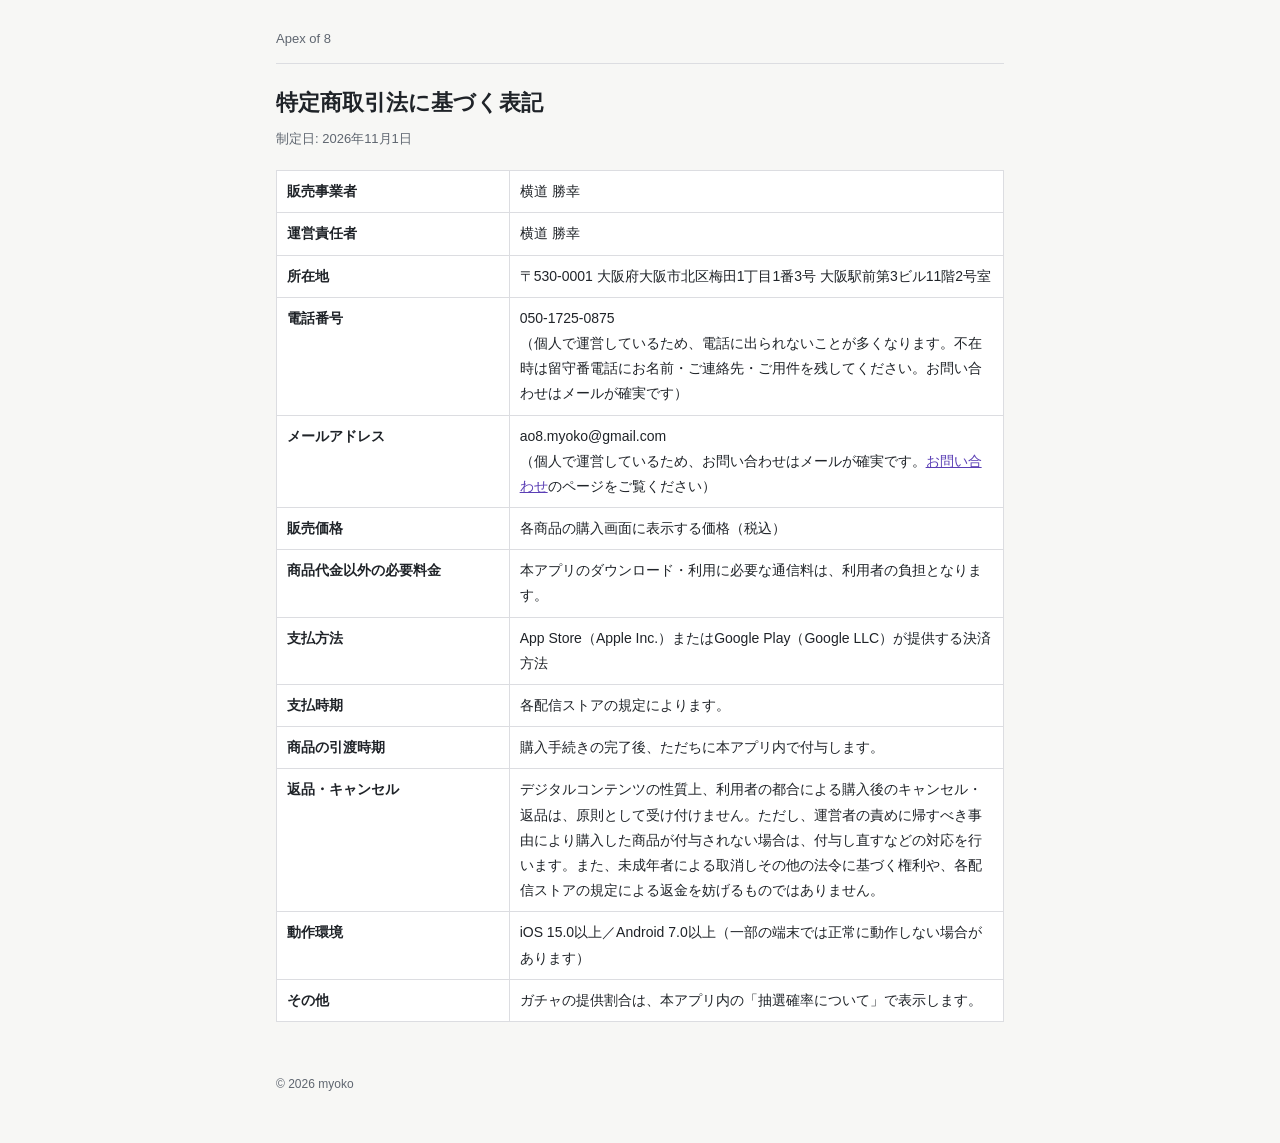
<file: ao8/legal/tokushoho.html>
<!doctype html>
<html lang="ja">
<head>
  <meta charset="utf-8">
  <meta name="viewport" content="width=device-width, initial-scale=1">
  <title>特定商取引法に基づく表記 | Apex of 8</title>
  <link rel="stylesheet" href="../assets/style.css">
  <script src="../assets/analytics.js" defer></script>
</head>
<body>
<main>
  <header class="site"><a href="../index.html">Apex of 8</a></header>
  <h1>特定商取引法に基づく表記</h1>
  <p class="updated">制定日: 2026年11月1日</p>

  <div class="table-scroll">
  <table>
    <tr><th>販売事業者</th><td>横道 勝幸</td></tr>
    <tr><th>運営責任者</th><td>横道 勝幸</td></tr>
    <tr><th>所在地</th><td>〒530-0001 大阪府大阪市北区梅田1丁目1番3号 大阪駅前第3ビル11階2号室</td></tr>
    <tr><th>電話番号</th><td>050-1725-0875<br>（個人で運営しているため、電話に出られないことが多くなります。不在時は留守番電話にお名前・ご連絡先・ご用件を残してください。お問い合わせはメールが確実です）</td></tr>
    <tr><th>メールアドレス</th><td>ao8.myoko@gmail.com<br>（個人で運営しているため、お問い合わせはメールが確実です。<a href="contact.html">お問い合わせ</a>のページをご覧ください）</td></tr>
    <tr><th>販売価格</th><td>各商品の購入画面に表示する価格（税込）</td></tr>
    <tr><th>商品代金以外の必要料金</th><td>本アプリのダウンロード・利用に必要な通信料は、利用者の負担となります。</td></tr>
    <tr><th>支払方法</th><td>App Store（Apple Inc.）またはGoogle Play（Google LLC）が提供する決済方法</td></tr>
    <tr><th>支払時期</th><td>各配信ストアの規定によります。</td></tr>
    <tr><th>商品の引渡時期</th><td>購入手続きの完了後、ただちに本アプリ内で付与します。</td></tr>
    <tr><th>返品・キャンセル</th><td>デジタルコンテンツの性質上、利用者の都合による購入後のキャンセル・返品は、原則として受け付けません。ただし、運営者の責めに帰すべき事由により購入した商品が付与されない場合は、付与し直すなどの対応を行います。また、未成年者による取消しその他の法令に基づく権利や、各配信ストアの規定による返金を妨げるものではありません。</td></tr>
    <tr><th>動作環境</th><td>iOS 15.0以上／Android 7.0以上（一部の端末では正常に動作しない場合があります）</td></tr>
    <tr><th>その他</th><td>ガチャの提供割合は、本アプリ内の「抽選確率について」で表示します。</td></tr>
  </table>
  </div>

  <footer>&copy; 2026 myoko</footer>
</main>
</body>
</html>
</file>
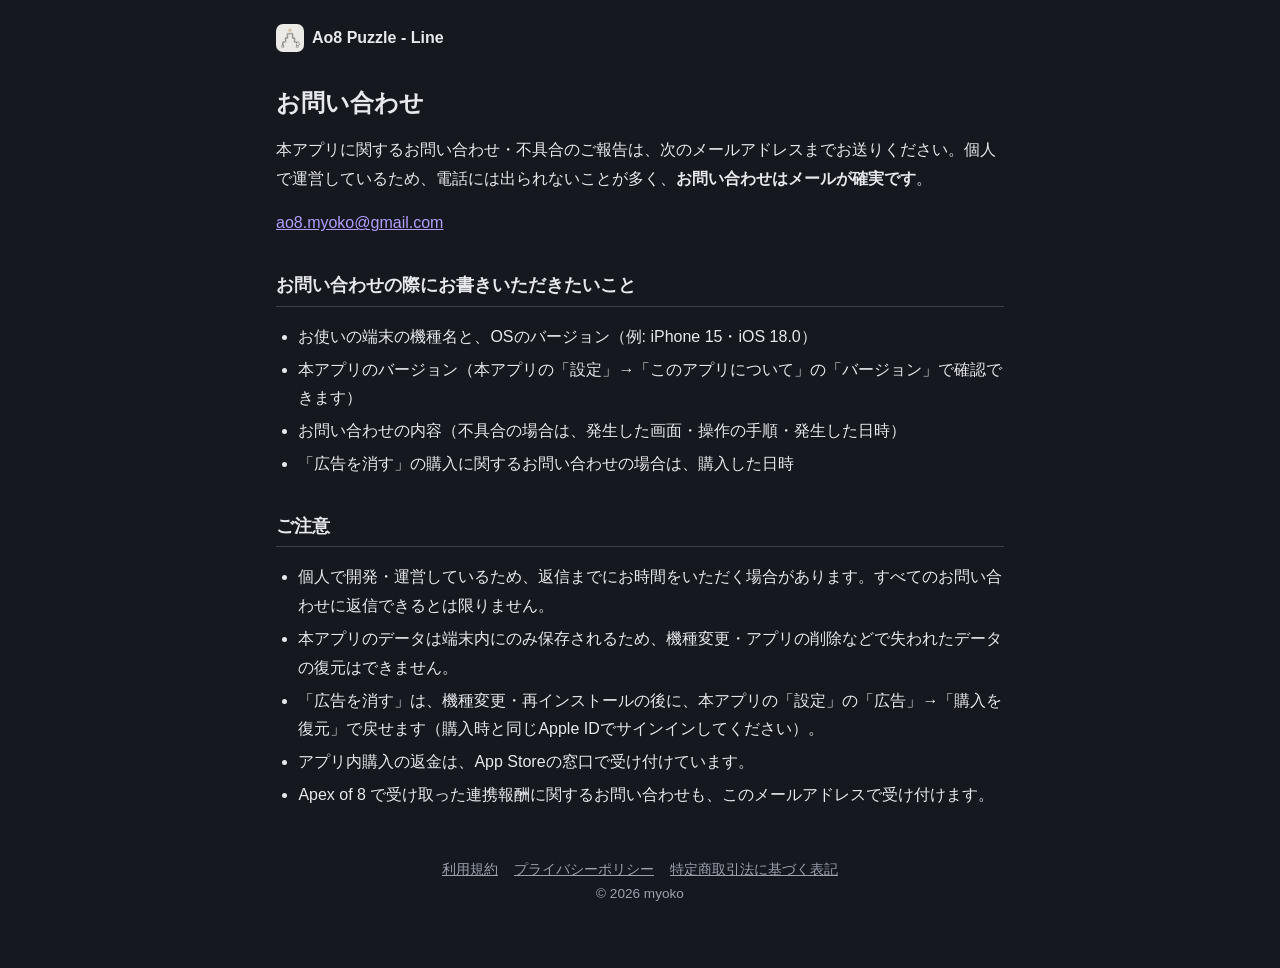
<file: ao8line/legal/contact.html>
<!doctype html>
<html lang="ja">
<head>
  <meta charset="utf-8">
  <meta name="viewport" content="width=device-width, initial-scale=1">
  <title>お問い合わせ | Ao8 Puzzle - Line</title>
  <link rel="icon" href="../assets/icon.png">
  <link rel="stylesheet" href="../assets/style.css">
  <script src="../assets/analytics.js"></script>
</head>
<body>
<main class="doc">
  <header class="site"><a href="../index.html"><img src="../assets/icon.png" alt="">Ao8 Puzzle - Line</a></header>
  <h1>お問い合わせ</h1>

  <p>本アプリに関するお問い合わせ・不具合のご報告は、次のメールアドレスまでお送りください。個人で運営しているため、電話には出られないことが多く、<strong>お問い合わせはメールが確実です</strong>。</p>
  <p><a href="mailto:ao8.myoko@gmail.com?subject=Ao8%20Puzzle%20-%20Line%20%E3%81%8A%E5%95%8F%E3%81%84%E5%90%88%E3%82%8F%E3%81%9B">ao8.myoko@gmail.com</a></p>

  <h2>お問い合わせの際にお書きいただきたいこと</h2>
  <ul>
    <li>お使いの端末の機種名と、OSのバージョン（例: iPhone 15・iOS 18.0）</li>
    <li>本アプリのバージョン（本アプリの「設定」→「このアプリについて」の「バージョン」で確認できます）</li>
    <li>お問い合わせの内容（不具合の場合は、発生した画面・操作の手順・発生した日時）</li>
    <li>「広告を消す」の購入に関するお問い合わせの場合は、購入した日時</li>
  </ul>

  <h2>ご注意</h2>
  <ul>
    <li>個人で開発・運営しているため、返信までにお時間をいただく場合があります。すべてのお問い合わせに返信できるとは限りません。</li>
    <li>本アプリのデータは端末内にのみ保存されるため、機種変更・アプリの削除などで失われたデータの復元はできません。</li>
    <li>「広告を消す」は、機種変更・再インストールの後に、本アプリの「設定」の「広告」→「購入を復元」で戻せます（購入時と同じApple IDでサインインしてください）。</li>
    <li>アプリ内購入の返金は、App Storeの窓口で受け付けています。</li>
    <li>Apex of 8 で受け取った連携報酬に関するお問い合わせも、このメールアドレスで受け付けます。</li>
  </ul>

  <p class="doc-footer"><a href="terms.html">利用規約</a><a href="privacy.html">プライバシーポリシー</a><a href="tokushoho.html">特定商取引法に基づく表記</a><br>&copy; 2026 myoko</p>
</main>
</body>
</html>
</file>
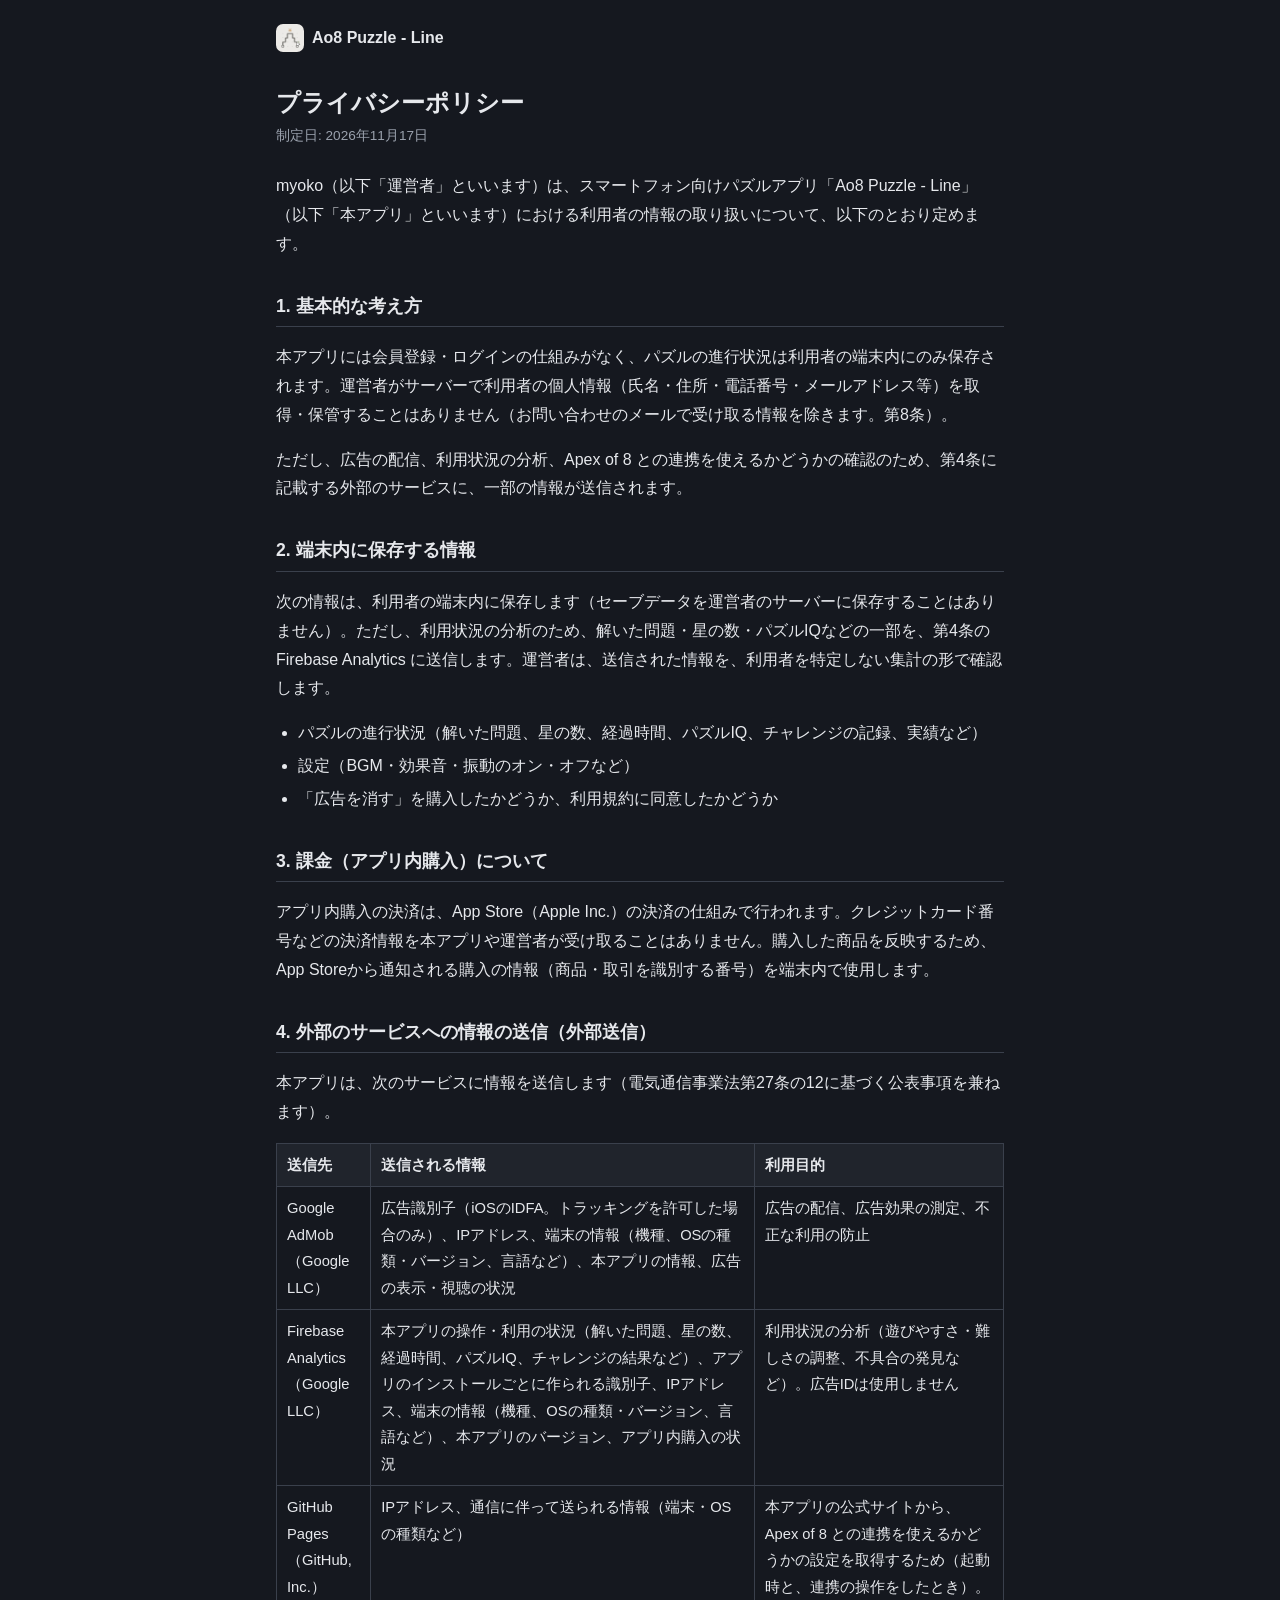
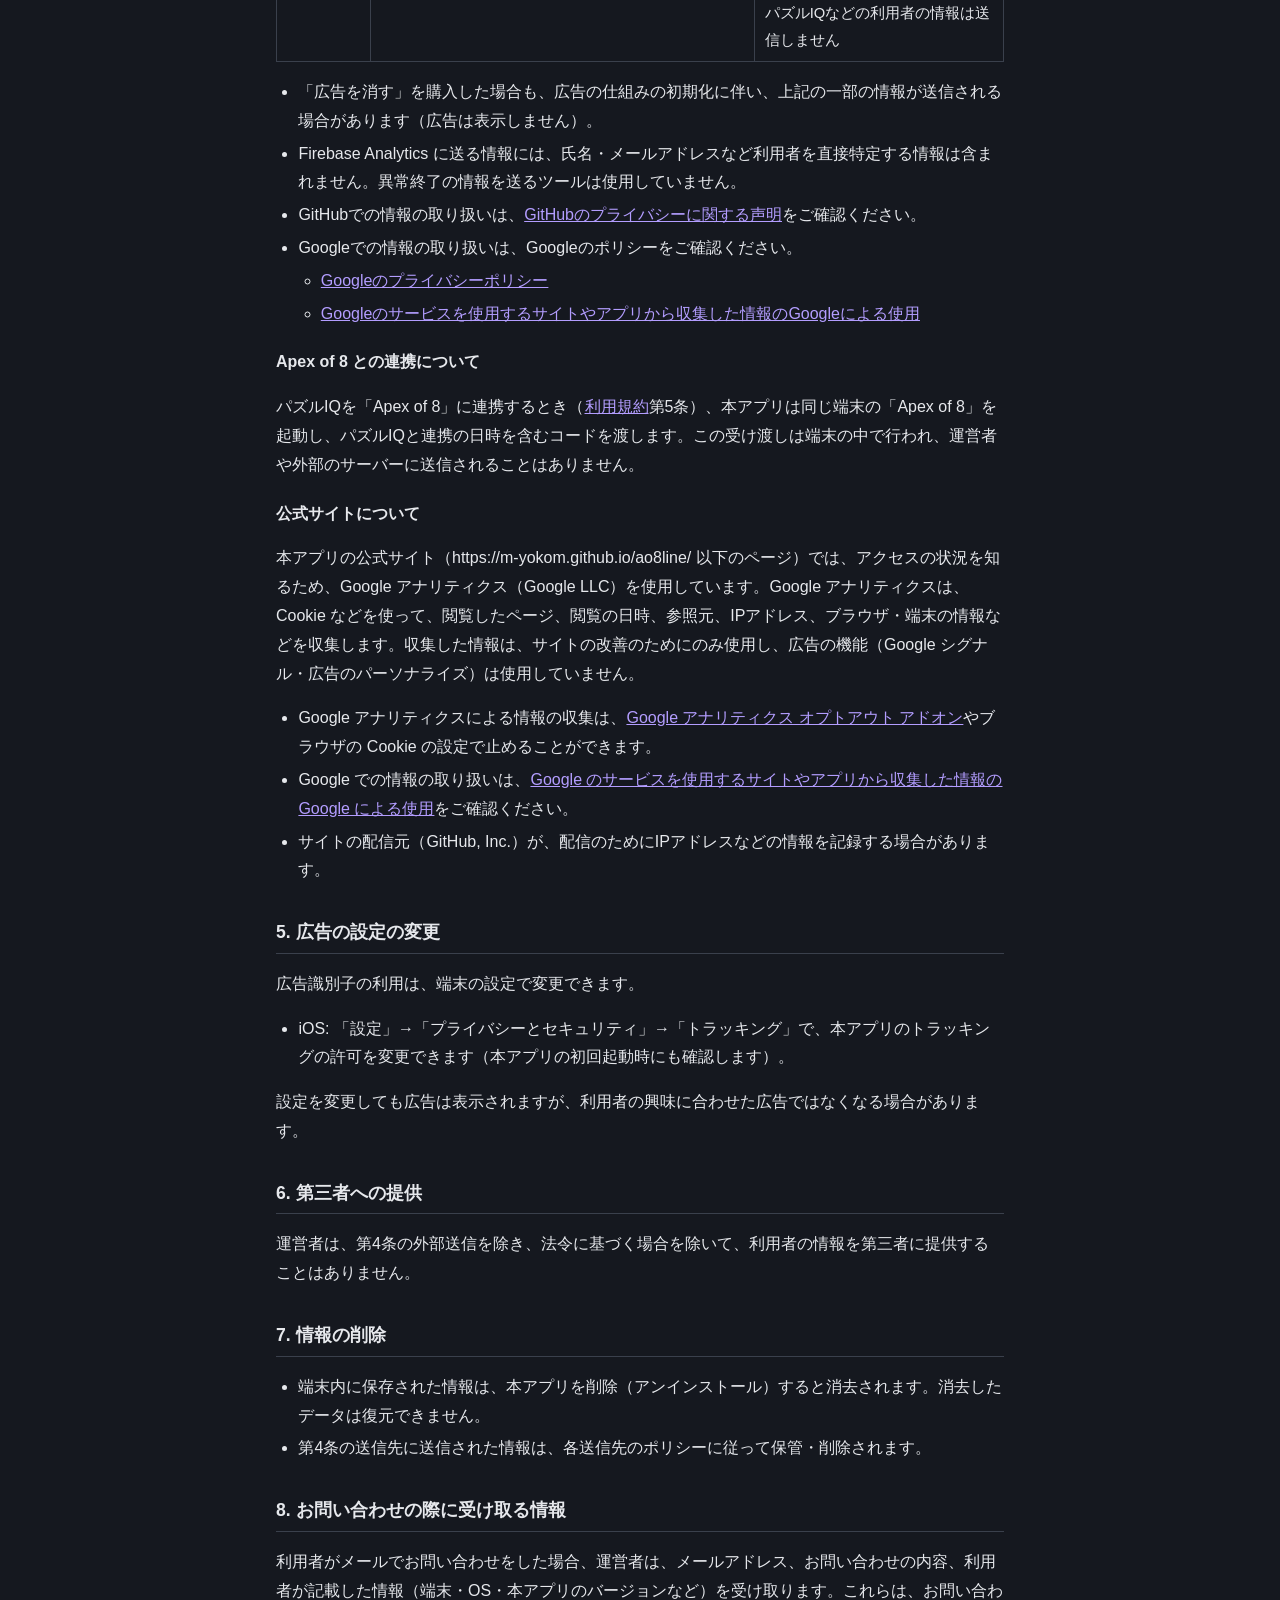
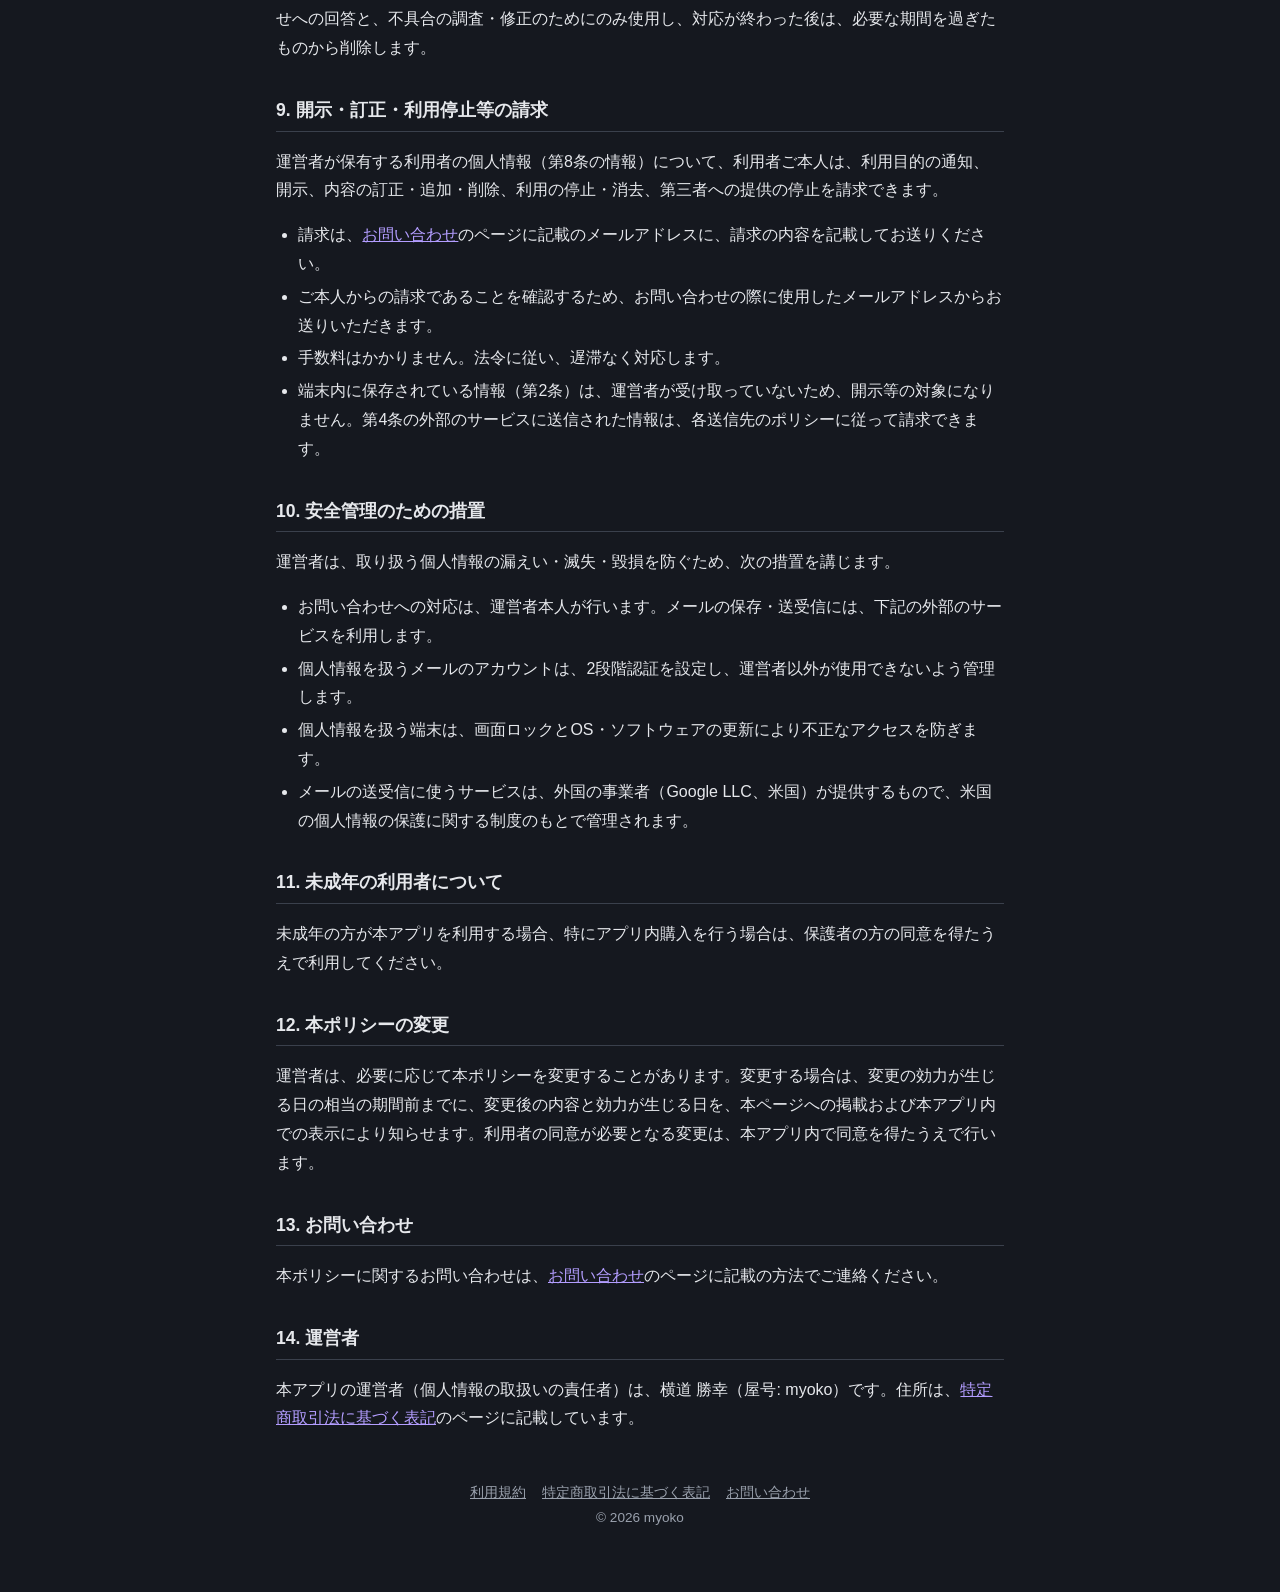
<file: ao8line/legal/privacy.html>
<!doctype html>
<html lang="ja">
<head>
  <meta charset="utf-8">
  <meta name="viewport" content="width=device-width, initial-scale=1">
  <title>プライバシーポリシー | Ao8 Puzzle - Line</title>
  <link rel="icon" href="../assets/icon.png">
  <link rel="stylesheet" href="../assets/style.css">
  <script src="../assets/analytics.js"></script>
</head>
<body>
<main class="doc">
  <header class="site"><a href="../index.html"><img src="../assets/icon.png" alt="">Ao8 Puzzle - Line</a></header>
  <h1>プライバシーポリシー</h1>
  <p class="updated">制定日: 2026年11月17日</p>

  <p>myoko（以下「運営者」といいます）は、スマートフォン向けパズルアプリ「Ao8 Puzzle - Line」（以下「本アプリ」といいます）における利用者の情報の取り扱いについて、以下のとおり定めます。</p>

  <h2>1. 基本的な考え方</h2>
  <p>本アプリには会員登録・ログインの仕組みがなく、パズルの進行状況は利用者の端末内にのみ保存されます。運営者がサーバーで利用者の個人情報（氏名・住所・電話番号・メールアドレス等）を取得・保管することはありません（お問い合わせのメールで受け取る情報を除きます。第8条）。</p>
  <p>ただし、広告の配信、利用状況の分析、Apex of 8 との連携を使えるかどうかの確認のため、第4条に記載する外部のサービスに、一部の情報が送信されます。</p>

  <h2>2. 端末内に保存する情報</h2>
  <p>次の情報は、利用者の端末内に保存します（セーブデータを運営者のサーバーに保存することはありません）。ただし、利用状況の分析のため、解いた問題・星の数・パズルIQなどの一部を、第4条の Firebase Analytics に送信します。運営者は、送信された情報を、利用者を特定しない集計の形で確認します。</p>
  <ul>
    <li>パズルの進行状況（解いた問題、星の数、経過時間、パズルIQ、チャレンジの記録、実績など）</li>
    <li>設定（BGM・効果音・振動のオン・オフなど）</li>
    <li>「広告を消す」を購入したかどうか、利用規約に同意したかどうか</li>
  </ul>

  <h2>3. 課金（アプリ内購入）について</h2>
  <p>アプリ内購入の決済は、App Store（Apple Inc.）の決済の仕組みで行われます。クレジットカード番号などの決済情報を本アプリや運営者が受け取ることはありません。購入した商品を反映するため、App Storeから通知される購入の情報（商品・取引を識別する番号）を端末内で使用します。</p>

  <h2>4. 外部のサービスへの情報の送信（外部送信）</h2>
  <p>本アプリは、次のサービスに情報を送信します（電気通信事業法第27条の12に基づく公表事項を兼ねます）。</p>
  <div class="table-scroll">
  <table>
    <tr><th>送信先</th><th>送信される情報</th><th>利用目的</th></tr>
    <tr>
      <td>Google AdMob<br>（Google LLC）</td>
      <td>広告識別子（iOSのIDFA。トラッキングを許可した場合のみ）、IPアドレス、端末の情報（機種、OSの種類・バージョン、言語など）、本アプリの情報、広告の表示・視聴の状況</td>
      <td>広告の配信、広告効果の測定、不正な利用の防止</td>
    </tr>
    <tr>
      <td>Firebase Analytics<br>（Google LLC）</td>
      <td>本アプリの操作・利用の状況（解いた問題、星の数、経過時間、パズルIQ、チャレンジの結果など）、アプリのインストールごとに作られる識別子、IPアドレス、端末の情報（機種、OSの種類・バージョン、言語など）、本アプリのバージョン、アプリ内購入の状況</td>
      <td>利用状況の分析（遊びやすさ・難しさの調整、不具合の発見など）。広告IDは使用しません</td>
    </tr>
    <tr>
      <td>GitHub Pages<br>（GitHub, Inc.）</td>
      <td>IPアドレス、通信に伴って送られる情報（端末・OSの種類など）</td>
      <td>本アプリの公式サイトから、Apex of 8 との連携を使えるかどうかの設定を取得するため（起動時と、連携の操作をしたとき）。パズルIQなどの利用者の情報は送信しません</td>
    </tr>
  </table>
  </div>
  <ul>
    <li>「広告を消す」を購入した場合も、広告の仕組みの初期化に伴い、上記の一部の情報が送信される場合があります（広告は表示しません）。</li>
    <li>Firebase Analytics に送る情報には、氏名・メールアドレスなど利用者を直接特定する情報は含まれません。異常終了の情報を送るツールは使用していません。</li>
    <li>GitHubでの情報の取り扱いは、<a href="https://docs.github.com/ja/site-policy/privacy-policies/github-general-privacy-statement">GitHubのプライバシーに関する声明</a>をご確認ください。</li>
    <li>Googleでの情報の取り扱いは、Googleのポリシーをご確認ください。
      <ul>
        <li><a href="https://policies.google.com/privacy">Googleのプライバシーポリシー</a></li>
        <li><a href="https://policies.google.com/technologies/partner-sites">Googleのサービスを使用するサイトやアプリから収集した情報のGoogleによる使用</a></li>
      </ul>
    </li>
  </ul>

  <h3>Apex of 8 との連携について</h3>
  <p>パズルIQを「Apex of 8」に連携するとき（<a href="terms.html">利用規約</a>第5条）、本アプリは同じ端末の「Apex of 8」を起動し、パズルIQと連携の日時を含むコードを渡します。この受け渡しは端末の中で行われ、運営者や外部のサーバーに送信されることはありません。</p>

  <h3>公式サイトについて</h3>
  <p>本アプリの公式サイト（https://m-yokom.github.io/ao8line/ 以下のページ）では、アクセスの状況を知るため、Google アナリティクス（Google LLC）を使用しています。Google アナリティクスは、Cookie などを使って、閲覧したページ、閲覧の日時、参照元、IPアドレス、ブラウザ・端末の情報などを収集します。収集した情報は、サイトの改善のためにのみ使用し、広告の機能（Google シグナル・広告のパーソナライズ）は使用していません。</p>
  <ul>
    <li>Google アナリティクスによる情報の収集は、<a href="https://tools.google.com/dlpage/gaoptout?hl=ja">Google アナリティクス オプトアウト アドオン</a>やブラウザの Cookie の設定で止めることができます。</li>
    <li>Google での情報の取り扱いは、<a href="https://policies.google.com/technologies/partner-sites">Google のサービスを使用するサイトやアプリから収集した情報の Google による使用</a>をご確認ください。</li>
    <li>サイトの配信元（GitHub, Inc.）が、配信のためにIPアドレスなどの情報を記録する場合があります。</li>
  </ul>

  <h2>5. 広告の設定の変更</h2>
  <p>広告識別子の利用は、端末の設定で変更できます。</p>
  <ul>
    <li>iOS: 「設定」→「プライバシーとセキュリティ」→「トラッキング」で、本アプリのトラッキングの許可を変更できます（本アプリの初回起動時にも確認します）。</li>
  </ul>
  <p>設定を変更しても広告は表示されますが、利用者の興味に合わせた広告ではなくなる場合があります。</p>

  <h2>6. 第三者への提供</h2>
  <p>運営者は、第4条の外部送信を除き、法令に基づく場合を除いて、利用者の情報を第三者に提供することはありません。</p>

  <h2>7. 情報の削除</h2>
  <ul>
    <li>端末内に保存された情報は、本アプリを削除（アンインストール）すると消去されます。消去したデータは復元できません。</li>
    <li>第4条の送信先に送信された情報は、各送信先のポリシーに従って保管・削除されます。</li>
  </ul>

  <h2>8. お問い合わせの際に受け取る情報</h2>
  <p>利用者がメールでお問い合わせをした場合、運営者は、メールアドレス、お問い合わせの内容、利用者が記載した情報（端末・OS・本アプリのバージョンなど）を受け取ります。これらは、お問い合わせへの回答と、不具合の調査・修正のためにのみ使用し、対応が終わった後は、必要な期間を過ぎたものから削除します。</p>

  <h2>9. 開示・訂正・利用停止等の請求</h2>
  <p>運営者が保有する利用者の個人情報（第8条の情報）について、利用者ご本人は、利用目的の通知、開示、内容の訂正・追加・削除、利用の停止・消去、第三者への提供の停止を請求できます。</p>
  <ul>
    <li>請求は、<a href="contact.html">お問い合わせ</a>のページに記載のメールアドレスに、請求の内容を記載してお送りください。</li>
    <li>ご本人からの請求であることを確認するため、お問い合わせの際に使用したメールアドレスからお送りいただきます。</li>
    <li>手数料はかかりません。法令に従い、遅滞なく対応します。</li>
    <li>端末内に保存されている情報（第2条）は、運営者が受け取っていないため、開示等の対象になりません。第4条の外部のサービスに送信された情報は、各送信先のポリシーに従って請求できます。</li>
  </ul>

  <h2>10. 安全管理のための措置</h2>
  <p>運営者は、取り扱う個人情報の漏えい・滅失・毀損を防ぐため、次の措置を講じます。</p>
  <ul>
    <li>お問い合わせへの対応は、運営者本人が行います。メールの保存・送受信には、下記の外部のサービスを利用します。</li>
    <li>個人情報を扱うメールのアカウントは、2段階認証を設定し、運営者以外が使用できないよう管理します。</li>
    <li>個人情報を扱う端末は、画面ロックとOS・ソフトウェアの更新により不正なアクセスを防ぎます。</li>
    <li>メールの送受信に使うサービスは、外国の事業者（Google LLC、米国）が提供するもので、米国の個人情報の保護に関する制度のもとで管理されます。</li>
  </ul>

  <h2>11. 未成年の利用者について</h2>
  <p>未成年の方が本アプリを利用する場合、特にアプリ内購入を行う場合は、保護者の方の同意を得たうえで利用してください。</p>

  <h2>12. 本ポリシーの変更</h2>
  <p>運営者は、必要に応じて本ポリシーを変更することがあります。変更する場合は、変更の効力が生じる日の相当の期間前までに、変更後の内容と効力が生じる日を、本ページへの掲載および本アプリ内での表示により知らせます。利用者の同意が必要となる変更は、本アプリ内で同意を得たうえで行います。</p>

  <h2>13. お問い合わせ</h2>
  <p>本ポリシーに関するお問い合わせは、<a href="contact.html">お問い合わせ</a>のページに記載の方法でご連絡ください。</p>

  <h2>14. 運営者</h2>
  <p>本アプリの運営者（個人情報の取扱いの責任者）は、横道 勝幸（屋号: myoko）です。住所は、<a href="tokushoho.html">特定商取引法に基づく表記</a>のページに記載しています。</p>

  <p class="doc-footer"><a href="terms.html">利用規約</a><a href="tokushoho.html">特定商取引法に基づく表記</a><a href="contact.html">お問い合わせ</a><br>&copy; 2026 myoko</p>
</main>
</body>
</html>
</file>
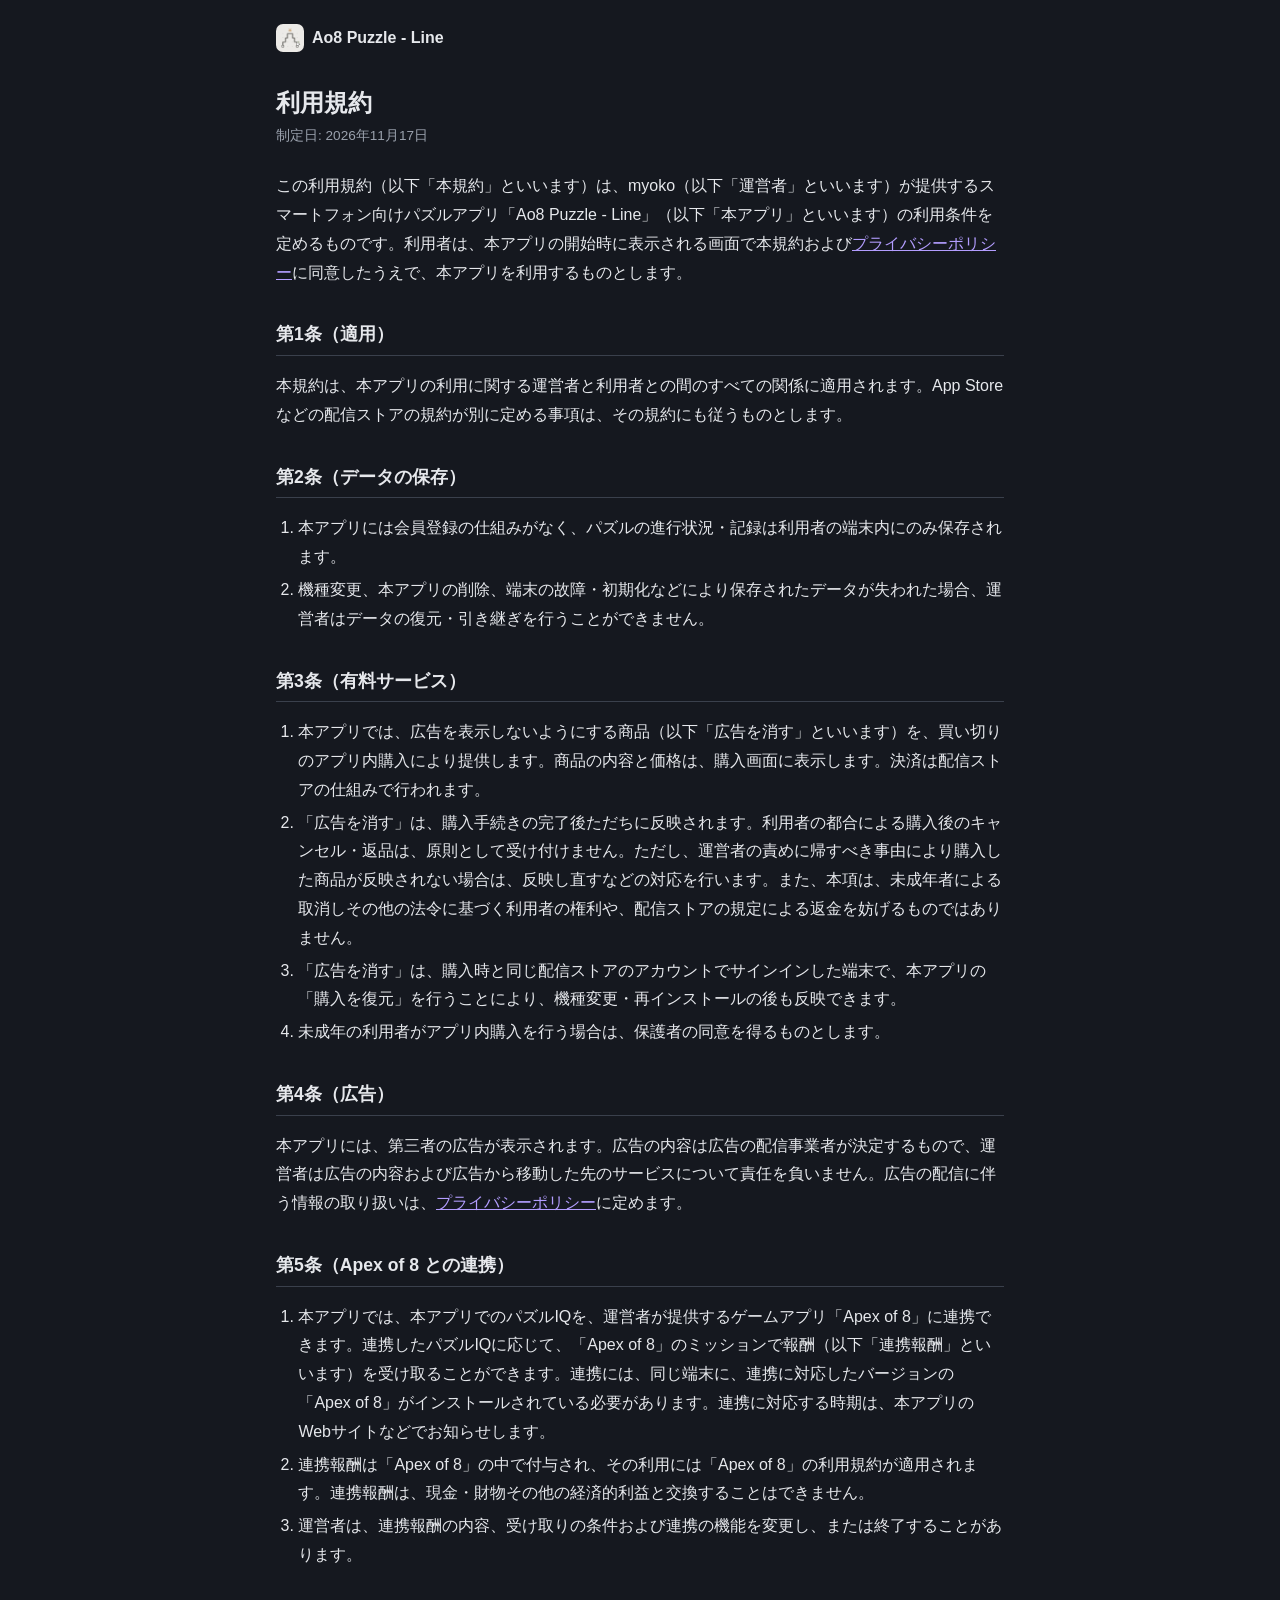
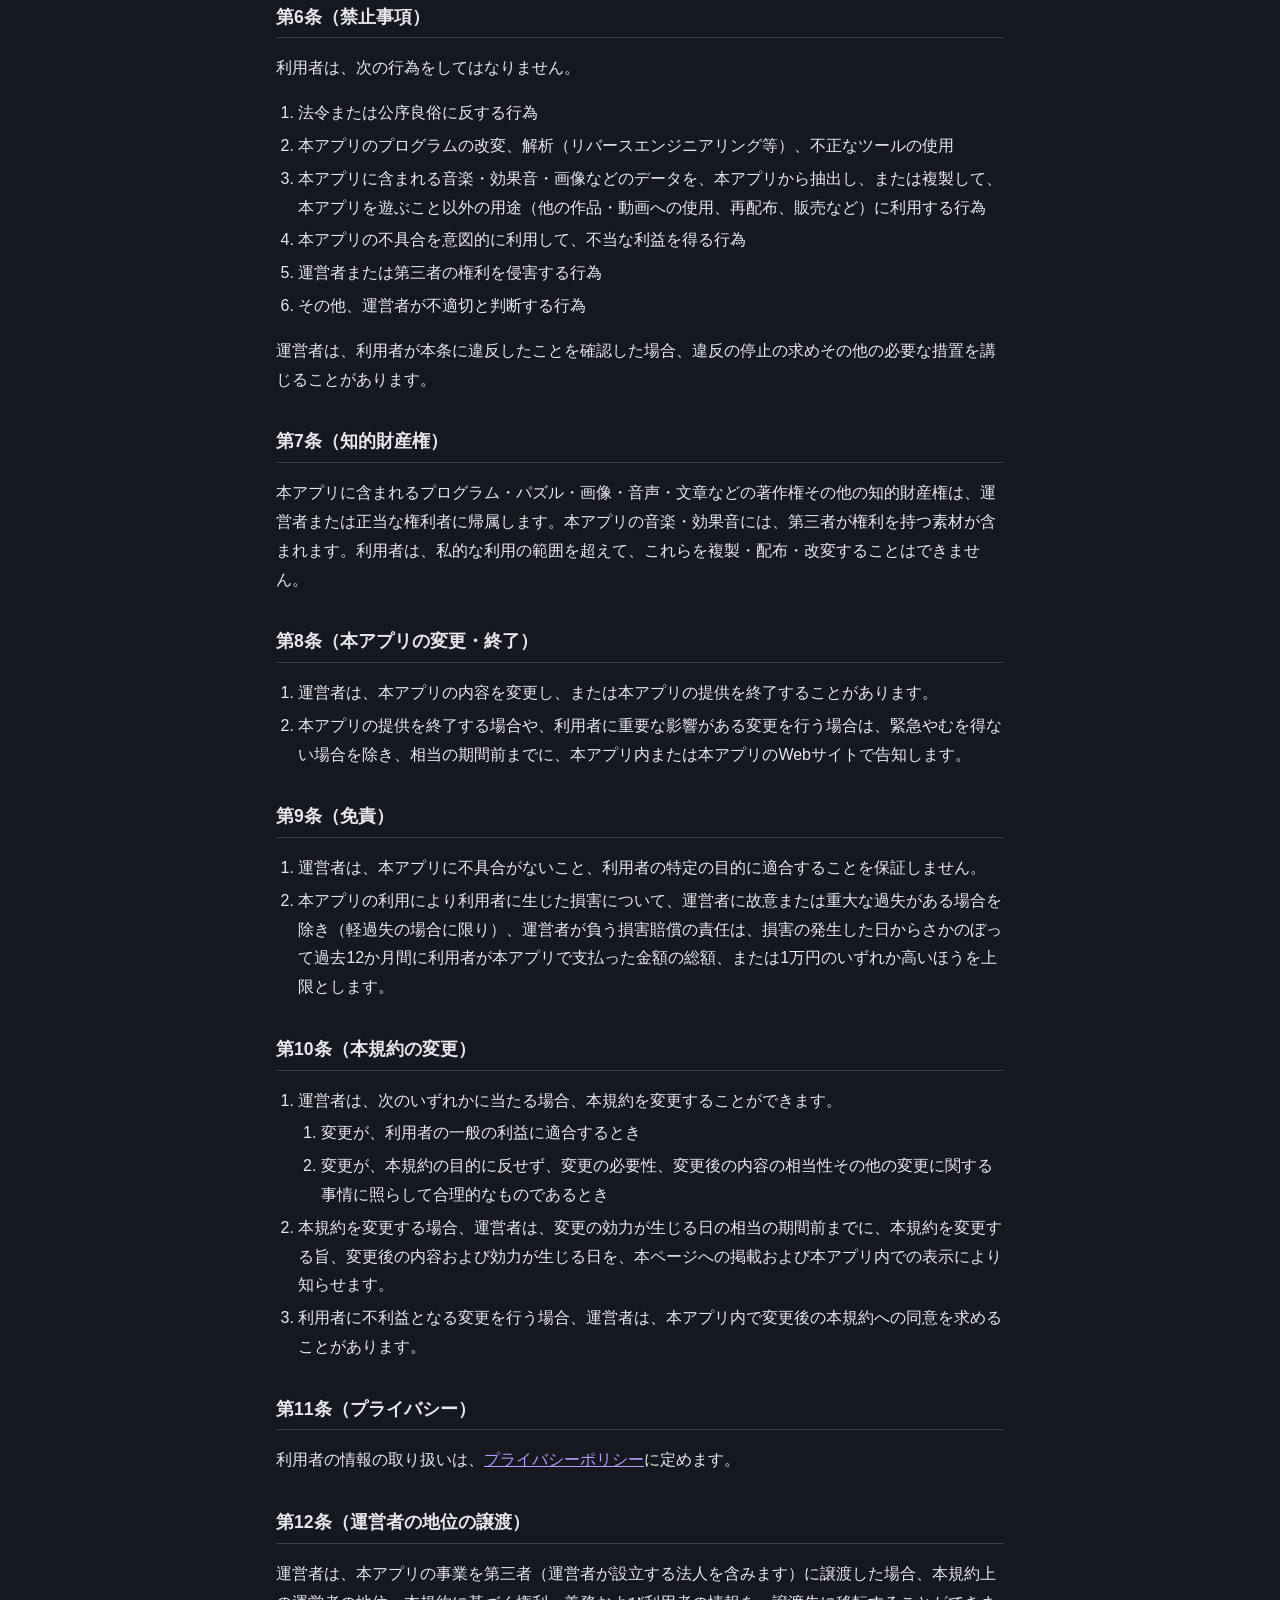
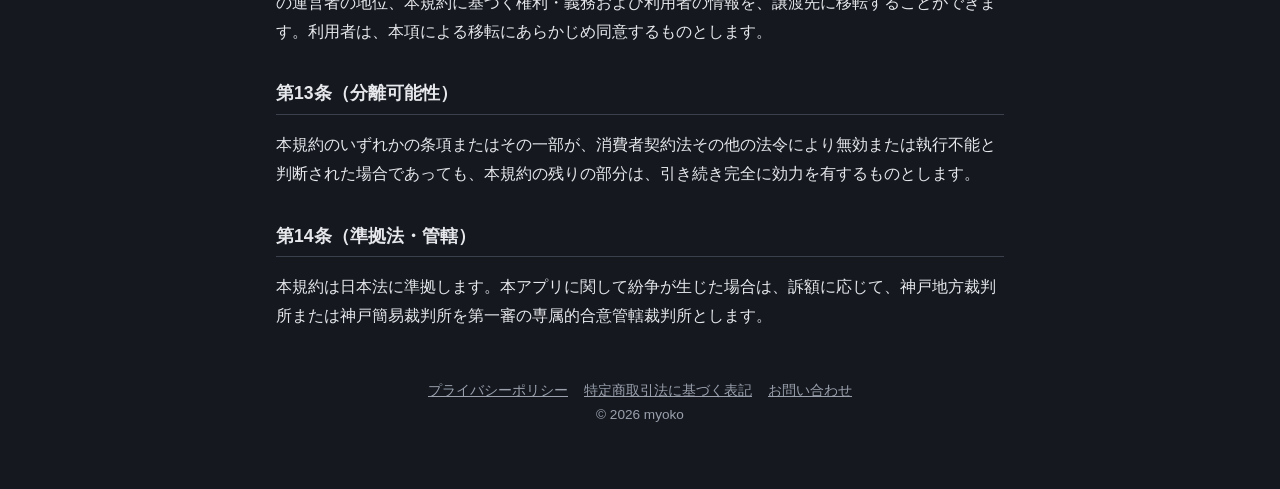
<file: ao8line/legal/terms.html>
<!doctype html>
<html lang="ja">
<head>
  <meta charset="utf-8">
  <meta name="viewport" content="width=device-width, initial-scale=1">
  <title>利用規約 | Ao8 Puzzle - Line</title>
  <link rel="icon" href="../assets/icon.png">
  <link rel="stylesheet" href="../assets/style.css">
  <script src="../assets/analytics.js"></script>
</head>
<body>
<main class="doc">
  <header class="site"><a href="../index.html"><img src="../assets/icon.png" alt="">Ao8 Puzzle - Line</a></header>
  <h1>利用規約</h1>
  <p class="updated">制定日: 2026年11月17日</p>

  <p>この利用規約（以下「本規約」といいます）は、myoko（以下「運営者」といいます）が提供するスマートフォン向けパズルアプリ「Ao8 Puzzle - Line」（以下「本アプリ」といいます）の利用条件を定めるものです。利用者は、本アプリの開始時に表示される画面で本規約および<a href="privacy.html">プライバシーポリシー</a>に同意したうえで、本アプリを利用するものとします。</p>

  <h2>第1条（適用）</h2>
  <p>本規約は、本アプリの利用に関する運営者と利用者との間のすべての関係に適用されます。App Storeなどの配信ストアの規約が別に定める事項は、その規約にも従うものとします。</p>

  <h2>第2条（データの保存）</h2>
  <ol>
    <li>本アプリには会員登録の仕組みがなく、パズルの進行状況・記録は利用者の端末内にのみ保存されます。</li>
    <li>機種変更、本アプリの削除、端末の故障・初期化などにより保存されたデータが失われた場合、運営者はデータの復元・引き継ぎを行うことができません。</li>
  </ol>

  <h2>第3条（有料サービス）</h2>
  <ol>
    <li>本アプリでは、広告を表示しないようにする商品（以下「広告を消す」といいます）を、買い切りのアプリ内購入により提供します。商品の内容と価格は、購入画面に表示します。決済は配信ストアの仕組みで行われます。</li>
    <li>「広告を消す」は、購入手続きの完了後ただちに反映されます。利用者の都合による購入後のキャンセル・返品は、原則として受け付けません。ただし、運営者の責めに帰すべき事由により購入した商品が反映されない場合は、反映し直すなどの対応を行います。また、本項は、未成年者による取消しその他の法令に基づく利用者の権利や、配信ストアの規定による返金を妨げるものではありません。</li>
    <li>「広告を消す」は、購入時と同じ配信ストアのアカウントでサインインした端末で、本アプリの「購入を復元」を行うことにより、機種変更・再インストールの後も反映できます。</li>
    <li>未成年の利用者がアプリ内購入を行う場合は、保護者の同意を得るものとします。</li>
  </ol>

  <h2>第4条（広告）</h2>
  <p>本アプリには、第三者の広告が表示されます。広告の内容は広告の配信事業者が決定するもので、運営者は広告の内容および広告から移動した先のサービスについて責任を負いません。広告の配信に伴う情報の取り扱いは、<a href="privacy.html">プライバシーポリシー</a>に定めます。</p>

  <h2>第5条（Apex of 8 との連携）</h2>
  <ol>
    <li>本アプリでは、本アプリでのパズルIQを、運営者が提供するゲームアプリ「Apex of 8」に連携できます。連携したパズルIQに応じて、「Apex of 8」のミッションで報酬（以下「連携報酬」といいます）を受け取ることができます。連携には、同じ端末に、連携に対応したバージョンの「Apex of 8」がインストールされている必要があります。連携に対応する時期は、本アプリのWebサイトなどでお知らせします。</li>
    <li>連携報酬は「Apex of 8」の中で付与され、その利用には「Apex of 8」の利用規約が適用されます。連携報酬は、現金・財物その他の経済的利益と交換することはできません。</li>
    <li>運営者は、連携報酬の内容、受け取りの条件および連携の機能を変更し、または終了することがあります。</li>
  </ol>

  <h2>第6条（禁止事項）</h2>
  <p>利用者は、次の行為をしてはなりません。</p>
  <ol>
    <li>法令または公序良俗に反する行為</li>
    <li>本アプリのプログラムの改変、解析（リバースエンジニアリング等）、不正なツールの使用</li>
    <li>本アプリに含まれる音楽・効果音・画像などのデータを、本アプリから抽出し、または複製して、本アプリを遊ぶこと以外の用途（他の作品・動画への使用、再配布、販売など）に利用する行為</li>
    <li>本アプリの不具合を意図的に利用して、不当な利益を得る行為</li>
    <li>運営者または第三者の権利を侵害する行為</li>
    <li>その他、運営者が不適切と判断する行為</li>
  </ol>
  <p>運営者は、利用者が本条に違反したことを確認した場合、違反の停止の求めその他の必要な措置を講じることがあります。</p>

  <h2>第7条（知的財産権）</h2>
  <p>本アプリに含まれるプログラム・パズル・画像・音声・文章などの著作権その他の知的財産権は、運営者または正当な権利者に帰属します。本アプリの音楽・効果音には、第三者が権利を持つ素材が含まれます。利用者は、私的な利用の範囲を超えて、これらを複製・配布・改変することはできません。</p>

  <h2>第8条（本アプリの変更・終了）</h2>
  <ol>
    <li>運営者は、本アプリの内容を変更し、または本アプリの提供を終了することがあります。</li>
    <li>本アプリの提供を終了する場合や、利用者に重要な影響がある変更を行う場合は、緊急やむを得ない場合を除き、相当の期間前までに、本アプリ内または本アプリのWebサイトで告知します。</li>
  </ol>

  <h2>第9条（免責）</h2>
  <ol>
    <li>運営者は、本アプリに不具合がないこと、利用者の特定の目的に適合することを保証しません。</li>
    <li>本アプリの利用により利用者に生じた損害について、運営者に故意または重大な過失がある場合を除き（軽過失の場合に限り）、運営者が負う損害賠償の責任は、損害の発生した日からさかのぼって過去12か月間に利用者が本アプリで支払った金額の総額、または1万円のいずれか高いほうを上限とします。</li>
  </ol>

  <h2>第10条（本規約の変更）</h2>
  <ol>
    <li>運営者は、次のいずれかに当たる場合、本規約を変更することができます。
      <ol>
        <li>変更が、利用者の一般の利益に適合するとき</li>
        <li>変更が、本規約の目的に反せず、変更の必要性、変更後の内容の相当性その他の変更に関する事情に照らして合理的なものであるとき</li>
      </ol>
    </li>
    <li>本規約を変更する場合、運営者は、変更の効力が生じる日の相当の期間前までに、本規約を変更する旨、変更後の内容および効力が生じる日を、本ページへの掲載および本アプリ内での表示により知らせます。</li>
    <li>利用者に不利益となる変更を行う場合、運営者は、本アプリ内で変更後の本規約への同意を求めることがあります。</li>
  </ol>

  <h2>第11条（プライバシー）</h2>
  <p>利用者の情報の取り扱いは、<a href="privacy.html">プライバシーポリシー</a>に定めます。</p>

  <h2>第12条（運営者の地位の譲渡）</h2>
  <p>運営者は、本アプリの事業を第三者（運営者が設立する法人を含みます）に譲渡した場合、本規約上の運営者の地位、本規約に基づく権利・義務および利用者の情報を、譲渡先に移転することができます。利用者は、本項による移転にあらかじめ同意するものとします。</p>

  <h2>第13条（分離可能性）</h2>
  <p>本規約のいずれかの条項またはその一部が、消費者契約法その他の法令により無効または執行不能と判断された場合であっても、本規約の残りの部分は、引き続き完全に効力を有するものとします。</p>

  <h2>第14条（準拠法・管轄）</h2>
  <p>本規約は日本法に準拠します。本アプリに関して紛争が生じた場合は、訴額に応じて、神戸地方裁判所または神戸簡易裁判所を第一審の専属的合意管轄裁判所とします。</p>

  <p class="doc-footer"><a href="privacy.html">プライバシーポリシー</a><a href="tokushoho.html">特定商取引法に基づく表記</a><a href="contact.html">お問い合わせ</a><br>&copy; 2026 myoko</p>
</main>
</body>
</html>
</file>
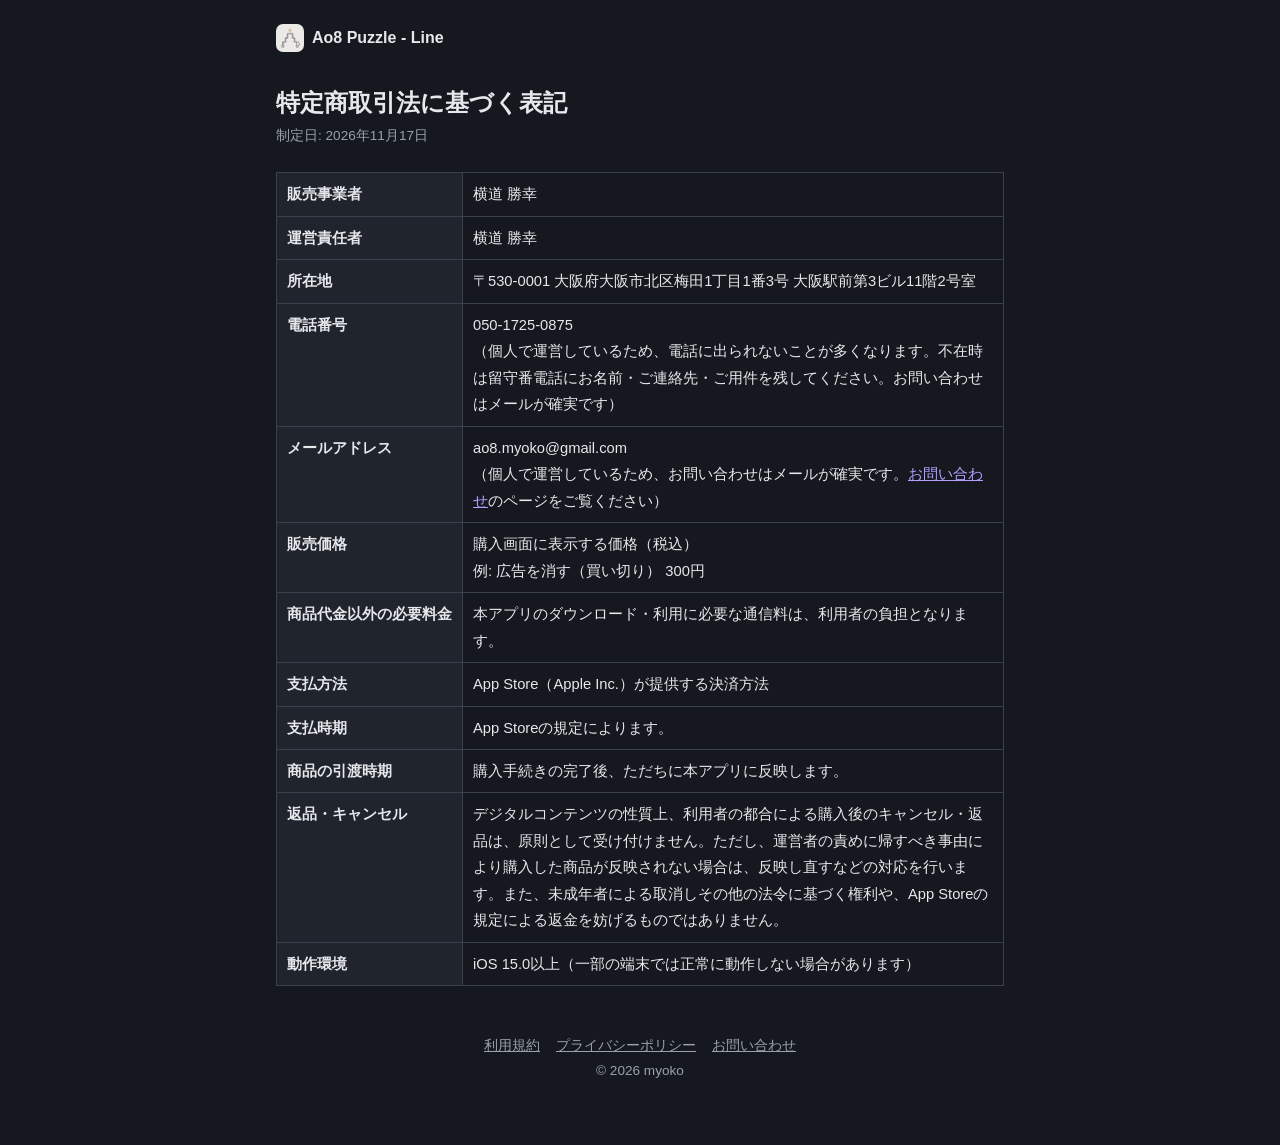
<file: ao8line/legal/tokushoho.html>
<!doctype html>
<html lang="ja">
<head>
  <meta charset="utf-8">
  <meta name="viewport" content="width=device-width, initial-scale=1">
  <title>特定商取引法に基づく表記 | Ao8 Puzzle - Line</title>
  <link rel="icon" href="../assets/icon.png">
  <link rel="stylesheet" href="../assets/style.css">
  <script src="../assets/analytics.js"></script>
</head>
<body>
<main class="doc">
  <header class="site"><a href="../index.html"><img src="../assets/icon.png" alt="">Ao8 Puzzle - Line</a></header>
  <h1>特定商取引法に基づく表記</h1>
  <p class="updated">制定日: 2026年11月17日</p>

  <!-- 販売事業者・所在地・電話番号・メールアドレスは Apex of 8（../aoe/public_site/ao8/legal/tokushoho.html）と同じ -->
  <div class="table-scroll">
  <table>
    <tr><th>販売事業者</th><td>横道 勝幸</td></tr>
    <tr><th>運営責任者</th><td>横道 勝幸</td></tr>
    <tr><th>所在地</th><td>〒530-0001 大阪府大阪市北区梅田1丁目1番3号 大阪駅前第3ビル11階2号室</td></tr>
    <tr><th>電話番号</th><td>050-1725-0875<br>（個人で運営しているため、電話に出られないことが多くなります。不在時は留守番電話にお名前・ご連絡先・ご用件を残してください。お問い合わせはメールが確実です）</td></tr>
    <tr><th>メールアドレス</th><td>ao8.myoko@gmail.com<br>（個人で運営しているため、お問い合わせはメールが確実です。<a href="contact.html">お問い合わせ</a>のページをご覧ください）</td></tr>
    <tr><th>販売価格</th><td>購入画面に表示する価格（税込）<br>例: 広告を消す（買い切り） 300円</td></tr>
    <tr><th>商品代金以外の必要料金</th><td>本アプリのダウンロード・利用に必要な通信料は、利用者の負担となります。</td></tr>
    <tr><th>支払方法</th><td>App Store（Apple Inc.）が提供する決済方法</td></tr>
    <tr><th>支払時期</th><td>App Storeの規定によります。</td></tr>
    <tr><th>商品の引渡時期</th><td>購入手続きの完了後、ただちに本アプリに反映します。</td></tr>
    <tr><th>返品・キャンセル</th><td>デジタルコンテンツの性質上、利用者の都合による購入後のキャンセル・返品は、原則として受け付けません。ただし、運営者の責めに帰すべき事由により購入した商品が反映されない場合は、反映し直すなどの対応を行います。また、未成年者による取消しその他の法令に基づく権利や、App Storeの規定による返金を妨げるものではありません。</td></tr>
    <tr><th>動作環境</th><td>iOS 15.0以上（一部の端末では正常に動作しない場合があります）</td></tr>
  </table>
  </div>

  <p class="doc-footer"><a href="terms.html">利用規約</a><a href="privacy.html">プライバシーポリシー</a><a href="contact.html">お問い合わせ</a><br>&copy; 2026 myoko</p>
</main>
</body>
</html>
</file>
<file: ao8/assets/style.css>
/* 法務ページ共通のスタイル（GitHub Pagesでそのまま配信する静的ファイル）。 */
:root {
  --bg: #f7f7f5;
  --surface: #ffffff;
  --text: #1f2328;
  --muted: #5f6670;
  --accent: #5b3fb5;
  --border: #dcdde1;
}

@media (prefers-color-scheme: dark) {
  :root {
    --bg: #15181f;
    --surface: #20242c;
    --text: #e8e9ec;
    --muted: #a3a8b3;
    --accent: #b9a5ff;
    --border: #353a45;
  }
}

* {
  box-sizing: border-box;
}

/* hidden属性の要素は、displayを指定したクラスがあっても必ず隠す（代わりの表示の切り替えに使う）。 */
[hidden] {
  display: none !important;
}

body {
  margin: 0;
  background: var(--bg);
  color: var(--text);
  font-family: -apple-system, BlinkMacSystemFont, "Hiragino Sans", "Hiragino Kaku Gothic ProN",
    "Noto Sans JP", Meiryo, sans-serif;
  line-height: 1.8;
  font-size: 15px;
}

main {
  max-width: 760px;
  margin: 0 auto;
  padding: 24px 16px 48px;
}

header.site {
  border-bottom: 1px solid var(--border);
  margin-bottom: 24px;
  padding-bottom: 12px;
}

header.site a {
  color: var(--muted);
  text-decoration: none;
  font-size: 13px;
}

h1 {
  font-size: 22px;
  line-height: 1.4;
  margin: 0 0 8px;
}

h2 {
  font-size: 17px;
  margin: 32px 0 8px;
  padding-left: 10px;
  border-left: 4px solid var(--accent);
}

h3 {
  font-size: 15px;
  margin: 20px 0 4px;
}

p,
ul,
ol {
  margin: 8px 0;
}

a {
  color: var(--accent);
}

.updated {
  color: var(--muted);
  font-size: 13px;
}

table {
  width: 100%;
  border-collapse: collapse;
  margin: 12px 0;
  background: var(--surface);
  font-size: 14px;
}

th,
td {
  border: 1px solid var(--border);
  padding: 8px 10px;
  text-align: left;
  vertical-align: top;
}

th {
  width: 32%;
  font-weight: 600;
}

.table-scroll {
  overflow-x: auto;
}

.card-list {
  list-style: none;
  padding: 0;
}

.card-list li {
  background: var(--surface);
  border: 1px solid var(--border);
  border-radius: 8px;
  margin: 10px 0;
}

.card-list a {
  display: block;
  padding: 14px 16px;
  text-decoration: none;
  font-weight: 600;
}

footer {
  margin-top: 40px;
  color: var(--muted);
  font-size: 12px;
}

/* ---- LP（トップ・助っ人） ---- */
.hero {
  text-align: center;
  padding: 16px 0 8px;
}

.hero img.logo {
  width: min(100%, 420px);
  height: auto;
}

.hero .catch {
  font-size: 18px;
  font-weight: 700;
  margin: 12px 0 4px;
}

.store-buttons {
  display: flex;
  flex-wrap: wrap;
  gap: 10px;
  justify-content: center;
  margin: 20px 0;
}

.btn {
  display: inline-block;
  min-width: 200px;
  padding: 12px 18px;
  border-radius: 10px;
  border: 1px solid var(--accent);
  background: var(--accent);
  color: #fff;
  font-weight: 700;
  text-align: center;
  text-decoration: none;
  cursor: pointer;
  font-size: 15px;
}

.btn.secondary {
  background: transparent;
  color: var(--accent);
}

.btn[aria-disabled="true"] {
  border-color: var(--border);
  background: var(--surface);
  color: var(--muted);
  cursor: default;
  pointer-events: none;
}

.features {
  display: grid;
  grid-template-columns: repeat(auto-fit, minmax(220px, 1fr));
  gap: 12px;
  margin: 16px 0;
}

.feature {
  background: var(--surface);
  border: 1px solid var(--border);
  border-radius: 10px;
  padding: 14px 16px;
}

.feature h3 {
  margin: 0 0 4px;
}

.code-box {
  background: var(--surface);
  border: 1px solid var(--border);
  border-radius: 10px;
  padding: 12px;
  font-family: ui-monospace, SFMono-Regular, Menlo, Consolas, monospace;
  font-size: 13px;
  word-break: break-all;
  margin: 8px 0;
}

.notice {
  color: var(--muted);
  font-size: 13px;
}

.helper-card {
  background: var(--surface);
  border: 1px solid var(--border);
  border-radius: 12px;
  padding: 16px;
  margin: 16px 0;
}

.footer-links,
.copyright {
  text-align: center;
}

.footer-links a {
  margin: 0 6px;
}

/* ---- アプリのLP（index.html）。アプリの画面と同じダーク基調・金色のアクセントで固定する ---- */
body.lp {
  --lp-bg: #0f1218;
  --lp-surface: #1a1f29;
  --lp-text: #eef0f4;
  --lp-muted: #a8afbd;
  --lp-gold: #f0c35a;
  --lp-gold-deep: #c8902a;
  background: var(--lp-bg);
  color: var(--lp-text);
}

body.lp a {
  color: var(--lp-gold);
}

.lp-hero {
  position: relative;
  /* 画面の高さに合わせつつ、横長の画面ではキービジュアル（16:9）の縦横比の高さ（横幅×9/16）まで
     下に伸ばし、画像の上端が切れないようにする。 */
  min-height: max(min(92vh, 860px), 56.25vw);
  display: flex;
  flex-direction: column;
  justify-content: flex-end;
  align-items: center;
  text-align: center;
  padding: 32px 16px 28px;
  overflow: hidden;
  /* キービジュアル（lp_key_visual.jpg）があればそれを、無い間は画像を使わずCSSだけで描く夜空と
     光の柱を表示する（低解像度の画像を引き伸ばして荒く見えないようにするため）。 */
  background:
    linear-gradient(180deg, rgba(15, 18, 24, 0) 35%, rgba(15, 18, 24, 0.7) 68%, var(--lp-bg) 100%),
    url("img/lp_key_visual.jpg") center top / cover no-repeat,
    radial-gradient(ellipse 2.2% 46% at 50% 46%, rgba(255, 244, 214, 0.75), rgba(255, 228, 160, 0.25) 45%, transparent 75%),
    radial-gradient(ellipse 12% 55% at 50% 52%, rgba(255, 214, 130, 0.22), transparent 70%),
    radial-gradient(ellipse 34% 22% at 50% 88%, rgba(255, 210, 120, 0.25), transparent 70%),
    radial-gradient(1.2px 1.2px at 12% 18%, #fff 50%, transparent 51%),
    radial-gradient(1px 1px at 27% 8%, #fff 50%, transparent 51%),
    radial-gradient(1.4px 1.4px at 41% 26%, #fff 50%, transparent 51%),
    radial-gradient(1px 1px at 63% 12%, #fff 50%, transparent 51%),
    radial-gradient(1.3px 1.3px at 78% 22%, #fff 50%, transparent 51%),
    radial-gradient(1px 1px at 88% 7%, #fff 50%, transparent 51%),
    radial-gradient(1px 1px at 6% 36%, #fff 50%, transparent 51%),
    radial-gradient(1.2px 1.2px at 94% 38%, #fff 50%, transparent 51%),
    radial-gradient(ellipse 120% 60% at 50% 100%, rgba(240, 195, 90, 0.28), transparent 60%),
    linear-gradient(180deg, #0b1030 0%, #1b1f4a 45%, #3a2e45 75%, var(--lp-bg) 100%);
}

/* 縦長の画面（スマホなど）: 画面の高さに合わせて横長のキービジュアルを切り抜くと、中央の2人
   （ナイト・ゼウス）しか見えないため、画面幅の125%の幅で上端に置き、ほぼ全員（左のウルフから
   右のリッチまで）が見えるようにする。文字はキービジュアルの下側に重ね、画像の下端は背景色へ
   なじませる（2026-10-21）。 */
@media (max-aspect-ratio: 1/1) {
  .lp-hero {
    --kv-height: calc(125vw * 941 / 1672);
    min-height: 0;
    padding-top: calc(var(--kv-height) - 72px);
    background:
      linear-gradient(180deg, rgba(15, 18, 24, 0) 55%, rgba(15, 18, 24, 0.75) 80%, var(--lp-bg) 100%) center top / 100% var(--kv-height) no-repeat,
      url("img/lp_key_visual.jpg") center top / 125vw auto no-repeat,
      var(--lp-bg);
  }
}

.lp-hero .logo {
  width: min(88%, 460px);
  height: auto;
  filter: drop-shadow(0 4px 18px rgba(0, 0, 0, 0.6));
}

.lp-hero .catch {
  font-size: clamp(22px, 5.6vw, 34px);
  font-weight: 800;
  letter-spacing: 0.06em;
  margin: 14px 0 6px;
  text-shadow: 0 2px 12px rgba(0, 0, 0, 0.8);
}

.lp-hero .genre {
  display: inline-block;
  margin: 14px 0 0;
  padding: 2px 14px;
  border: 1px solid var(--lp-gold);
  border-radius: 999px;
  color: var(--lp-gold);
  font-size: 13px;
  font-weight: 700;
  letter-spacing: 0.12em;
  background: rgba(15, 18, 24, 0.55);
}

.lp-hero .lead {
  max-width: 560px;
  color: #dfe3ea;
  text-shadow: 0 1px 8px rgba(0, 0, 0, 0.8);
  margin: 0 auto;
}

body.lp .store-buttons {
  margin: 22px 0 6px;
}

body.lp .btn {
  background: linear-gradient(180deg, var(--lp-gold), var(--lp-gold-deep));
  border-color: var(--lp-gold);
  color: #2a1d05;
}

body.lp .btn.secondary {
  background: transparent;
  color: var(--lp-gold);
}

body.lp .btn[aria-disabled="true"] {
  background: rgba(255, 255, 255, 0.06);
  border-color: rgba(255, 255, 255, 0.18);
  color: var(--lp-muted);
}

.lp-section {
  max-width: 980px;
  margin: 0 auto;
  padding: 56px 16px;
}

.lp-section .eyebrow {
  color: var(--lp-gold);
  font-size: 12px;
  font-weight: 700;
  letter-spacing: 0.2em;
  margin: 0;
}

.lp-section h2 {
  border: none;
  padding: 0;
  font-size: clamp(20px, 4.6vw, 28px);
  line-height: 1.45;
  margin: 6px 0 14px;
}

.lp-section p {
  color: #d4d8e0;
}

.lp-feature {
  display: grid;
  grid-template-columns: 1fr;
  gap: 20px;
  align-items: center;
}

@media (min-width: 760px) {
  .lp-feature {
    grid-template-columns: 1fr 1fr;
  }
  .lp-feature.reverse .lp-visual {
    order: -1;
  }
}

.lp-visual img {
  width: 100%;
  height: auto;
  border-radius: 14px;
  display: block;
}

.lp-areas {
  display: grid;
  grid-template-columns: repeat(4, 1fr);
  gap: 6px;
}

.lp-areas figure {
  margin: 0;
  position: relative;
}

.lp-areas img {
  width: 100%;
  aspect-ratio: 3 / 4;
  object-fit: cover;
  border-radius: 8px;
  display: block;
}

.lp-areas figcaption {
  position: absolute;
  left: 0;
  right: 0;
  bottom: 0;
  padding: 14px 4px 4px;
  font-size: 12px;
  font-weight: 700;
  text-align: center;
  border-radius: 0 0 8px 8px;
  background: linear-gradient(180deg, transparent, rgba(0, 0, 0, 0.75));
}

.lp-points {
  display: grid;
  grid-template-columns: repeat(auto-fit, minmax(220px, 1fr));
  gap: 12px;
  margin-top: 16px;
}

.lp-point {
  background: var(--lp-surface);
  border-radius: 12px;
  padding: 16px;
}

.lp-point h3 {
  margin: 0 0 6px;
  color: var(--lp-gold);
}

.lp-cta .catch {
  font-size: clamp(22px, 5.6vw, 30px);
  font-weight: 800;
  margin: 0 0 8px;
}

.lp-cta {
  text-align: center;
  background:
    radial-gradient(ellipse 70% 80% at 50% 100%, rgba(240, 195, 90, 0.22), transparent 70%),
    linear-gradient(180deg, var(--lp-bg), #1b1f4a 60%, var(--lp-bg));
  padding: 72px 16px;
}

/* 最後のダウンロード導線の下に添える、公式Xへの案内。 */
.lp-follow {
  margin: 20px 0 0;
  font-size: 0.9rem;
  color: var(--lp-muted);
}

.lp-follow a {
  color: var(--lp-gold);
}

body.lp footer {
  max-width: 980px;
  margin: 0 auto;
  padding: 16px 16px 40px;
  color: var(--lp-muted);
}

/* 8種族の代表クラス（メイン画像を同じ構図の縦長カード〈300×400〉に切り抜き、種族イメージカラーの
   枠で揃えて並べる。表示は最大112px幅程度に抑えて荒れないようにする）。 */
.lp-roster {
  display: grid;
  grid-template-columns: repeat(4, minmax(0, 112px));
  justify-content: center;
  gap: 14px 12px;
  margin: 22px auto 0;
}

@media (min-width: 760px) {
  .lp-roster {
    grid-template-columns: repeat(8, minmax(0, 112px));
  }
}

.lp-roster figure {
  margin: 0;
  min-width: 0;
  text-align: center;
}

.lp-roster img,
.lp-icon {
  width: 100%;
  aspect-ratio: 3 / 4;
  object-fit: cover;
  display: block;
  border-radius: 14px;
  border: 2px solid var(--species, var(--lp-gold));
  box-shadow: 0 0 0 3px rgba(15, 18, 24, 0.8), 0 6px 18px rgba(0, 0, 0, 0.55),
    0 0 16px color-mix(in srgb, var(--species, var(--lp-gold)) 45%, transparent);
  /* 透過部分の背景。種族の色をわずかに差したグラデーションにする。 */
  background: radial-gradient(circle at 50% 30%, color-mix(in srgb, var(--species, var(--lp-gold)) 28%, #2a3040), #141821 75%);
}

.lp-roster figcaption {
  margin-top: 6px;
  font-size: 12px;
  font-weight: 700;
  line-height: 1.3;
  text-shadow: 0 1px 6px rgba(0, 0, 0, 0.9);
}

.lp-roster figcaption small {
  display: block;
  color: var(--lp-muted);
  font-size: 10px;
  font-weight: 400;
}

/* 種族イメージカラー（resources.md §12.3）。 */
.sp-human { --species: #4a90d9; }
.sp-demihuman { --species: #4fae82; }
.sp-beast { --species: #c9822a; }
.sp-demon { --species: #9b86c9; }
.sp-ghost { --species: #c3b8e8; }
.sp-material { --species: #8a8f98; }
.sp-dragon { --species: #b03a3a; }
.sp-deity { --species: #e0b23e; }

/* 新規の紹介画像が無い間に、代わりに出すアイコンのパネル。 */
.lp-icon-panel {
  border-radius: 14px;
  padding: 22px 16px;
  background:
    radial-gradient(ellipse 80% 70% at 50% 40%, rgba(240, 195, 90, 0.16), transparent 70%),
    var(--lp-surface);
  border: 1px solid rgba(240, 195, 90, 0.2);
  display: flex;
  justify-content: center;
  align-items: center;
  gap: 14px;
}

.lp-icon-panel figure {
  margin: 0;
  width: 84px;
  text-align: center;
  font-size: 12px;
  color: var(--lp-muted);
}

.lp-icon-panel figure.big {
  width: 112px;
}

.lp-icon-panel figcaption {
  margin-top: 6px;
}

.lp-icon-panel .vs {
  color: var(--lp-gold);
  font-weight: 800;
  font-size: 18px;
}

/* 2列のグリッドの中身が、最小幅でページの横幅を押し広げないようにする。 */
.lp-feature > * {
  min-width: 0;
}

@media (max-width: 480px) {
  .lp-icon-panel {
    gap: 10px;
    padding: 18px 10px;
  }
  .lp-icon-panel figure {
    width: 68px;
  }
  .lp-icon-panel figure.big {
    width: 88px;
  }
}

/* ストアの公式バッジ（assets/badges/）。各社のガイドラインに沿い、画像は改変せず、
   App Storeのバッジは高さ40px以上で表示する。Google Playのバッジ画像は周囲に余白を含むため、
   見た目のバッジの高さがApp Storeと揃うよう大きめに表示し、余白分を負のマージンで詰める。 */
.store-badge-link {
  display: inline-flex;
  align-items: center;
}

.store-badge.apple {
  height: 48px;
  width: auto;
}

.store-badge.google {
  height: 63px;
  width: auto;
  margin: -7.5px -4px;
}

/* 「3つの特徴」の上に並べる8種族の代表クラス。 */
.lp-section > .lp-roster {
  margin: 0 auto 28px;
}

/* パズルアプリ『Ao8 Puzzle - Line』との連携（2026-11-18追加）。 */
.lp-link-rewards {
  margin: 0 0 12px;
  padding-left: 1.2em;
  color: #d4d8e0;
}

.lp-link-rewards li {
  margin: 4px 0;
}

.lp-link-rewards strong {
  color: var(--lp-gold);
}

.lp-section p.lp-note {
  color: var(--lp-muted);
  font-size: 13px;
}

.lp-link-card {
  display: block;
  position: relative;
  border-radius: 14px;
  overflow: hidden;
  border: 1px solid rgba(255, 255, 255, 0.12);
  color: var(--lp-text);
  text-decoration: none;
  background: var(--lp-bg);
}

.lp-visual .lp-link-card img.lp-link-kv {
  aspect-ratio: 16 / 9;
  object-fit: cover;
  border-radius: 0;
}

.lp-link-body {
  position: absolute;
  left: 0;
  right: 0;
  bottom: 0;
  padding: 48px 16px 14px;
  text-align: center;
  background: linear-gradient(transparent, rgba(10, 12, 16, 0.92) 55%);
}

.lp-visual .lp-link-card img.lp-link-logo {
  width: min(55%, 260px);
  margin: 0 auto 6px;
  border-radius: 0;
  filter: drop-shadow(0 2px 8px rgba(0, 0, 0, 0.6));
}

.lp-link-body p {
  margin: 0;
  font-size: 13px;
  color: #d6dae2;
}

@media (max-width: 520px) {
  .lp-link-body {
    position: static;
    background: var(--lp-bg);
    padding: 12px 14px 16px;
  }
}

body.lp .lp-link-buttons {
  margin-top: 14px;
}
</file>
<file: ao8line/assets/style.css>
/* Ao8 Puzzle - Line 公式サイト（LP・法務ページ共通）。色はアプリの配色（lib/ui/theme.dart）に合わせる */
:root {
  --bg: #15181f;
  --surface: #20242c;
  --surface2: #2a2f39;
  --line: #3a404c;
  --text: #e6e8ec;
  --muted: #9aa1ad;
  --star: #ffc94d;
  --accent: #b39dff;
  --radius: 14px;
  color-scheme: dark;
}
* { box-sizing: border-box; }
html { -webkit-text-size-adjust: 100%; }
body {
  margin: 0;
  background: var(--bg);
  color: var(--text);
  font-family: -apple-system, BlinkMacSystemFont, "Hiragino Sans", "Hiragino Kaku Gothic ProN", "Noto Sans JP", "Yu Gothic", sans-serif;
  line-height: 1.8;
  overflow-x: hidden;
}
a { color: var(--accent); }
img { max-width: 100%; height: auto; display: block; }

/* ---- 法務ページ ---- */
main.doc { max-width: 760px; margin: 0 auto; padding: 16px 16px 48px; }
header.site { padding: 8px 0 4px; font-weight: 700; }
header.site a { color: var(--text); text-decoration: none; display: inline-flex; align-items: center; gap: 8px; }
header.site img { width: 28px; height: 28px; border-radius: 7px; }
main.doc h1 { font-size: 1.5rem; line-height: 1.4; margin: 20px 0 4px; }
main.doc h2 { font-size: 1.1rem; margin: 32px 0 8px; padding-bottom: 4px; border-bottom: 1px solid var(--line); }
main.doc h3 { font-size: 1rem; margin: 20px 0 4px; }
.updated { color: var(--muted); font-size: .85rem; margin: 0 0 24px; }
main.doc ol, main.doc ul { padding-left: 1.4em; }
main.doc li { margin: 4px 0; }
.table-scroll { overflow-x: auto; margin: 12px 0; }
table { border-collapse: collapse; width: 100%; font-size: .92rem; }
th, td { border: 1px solid var(--line); padding: 8px 10px; text-align: left; vertical-align: top; }
th { background: var(--surface); white-space: nowrap; }
.doc-footer { margin-top: 48px; color: var(--muted); font-size: .85rem; text-align: center; }
.doc-footer a { color: var(--muted); margin: 0 8px; }

/* ---- LP ---- */
.lp section { padding: 56px 16px; }
.wrap { max-width: 960px; margin: 0 auto; }
.eyebrow { color: var(--star); font-weight: 700; font-size: .85rem; letter-spacing: .08em; margin: 0 0 4px; }
.lp h2 { font-size: clamp(1.4rem, 4.6vw, 2rem); line-height: 1.4; margin: 0 0 16px; }
.lp p { margin: 0 0 12px; }
.muted { color: var(--muted); }

.hero {
  position: relative;
  min-height: min(92vh, 760px);
  display: flex; flex-direction: column; align-items: center; justify-content: flex-end;
  text-align: center;
  padding: 48px 16px 56px;
  background: url("img/hero.jpg") center 30% / cover no-repeat;
}
.hero::after {
  content: ""; position: absolute; inset: 0;
  background: linear-gradient(180deg, rgba(21,24,31,0) 35%, rgba(21,24,31,.75) 75%, var(--bg) 100%);
}
.hero > * { position: relative; z-index: 1; }
.hero .logo { width: min(78vw, 420px); margin: 0 auto 12px; filter: drop-shadow(0 4px 16px rgba(0,0,0,.5)); }
.hero .catch { font-size: clamp(1.3rem, 5vw, 2rem); font-weight: 800; margin: 0 0 8px; text-shadow: 0 2px 8px rgba(0,0,0,.7); }
.hero .store-buttons { margin-top: 8px; }

.store-buttons { display: flex; flex-wrap: wrap; gap: 12px; justify-content: center; }
.btn {
  display: inline-flex; align-items: center; justify-content: center;
  min-height: 48px; padding: 0 24px; border-radius: 999px;
  background: var(--accent); color: #1a1530; font-weight: 800; text-decoration: none;
}
.btn[aria-disabled="true"] { background: var(--surface2); color: var(--muted); cursor: default; }
.btn.secondary { background: transparent; color: var(--text); border: 1px solid var(--line); }
.store-badge { height: 52px; width: auto; }

/* キービジュアル（16:9。スマートフォンでは中央を 4:3 で切り出す） */
.key-visual { max-width: 1200px; margin: 40px auto 0; padding: 0 16px; }
.key-visual .lead { max-width: 640px; margin: 28px auto 0; text-align: center; font-size: 1.05rem; line-height: 1.9; }
.lp .key-visual + section { padding-top: 64px; }
.key-visual img { width: 100%; aspect-ratio: 16 / 9; object-fit: cover; border-radius: var(--radius); box-shadow: 0 12px 40px rgba(0,0,0,.45); }
@media (max-width: 600px) { .key-visual img { aspect-ratio: 4 / 3; } }

/* ルール（アニメーション） */
.rules { display: grid; gap: 28px; align-items: center; }
.rules > *, .feature > *, .link-card > * { min-width: 0; }
@media (min-width: 760px) { .rules { grid-template-columns: 1fr 1fr; } }
.demo {
  background: var(--surface); border: 1px solid var(--line); border-radius: var(--radius);
  padding: 16px; max-width: 420px; width: 100%; margin: 0 auto;
}
.demo canvas { width: 100%; aspect-ratio: 1 / 1; display: block; }
.demo-caption { text-align: center; min-height: 1.8em; margin: 8px 0 0; font-weight: 700; }
.rule-list { list-style: none; padding: 0; margin: 0; counter-reset: rule; }
.rule-list li {
  counter-increment: rule; position: relative;
  padding: 12px 12px 12px 52px; margin: 0 0 10px;
  background: var(--surface); border-radius: var(--radius); border: 1px solid transparent;
  transition: border-color .3s, background .3s;
}
.rule-list li::before {
  content: counter(rule); position: absolute; left: 14px; top: 12px;
  width: 26px; height: 26px; border-radius: 50%;
  background: var(--surface2); color: var(--star); font-weight: 800; text-align: center; line-height: 26px;
}
.rule-list li.active { border-color: var(--accent); background: var(--surface2); }
.rule-list b { display: block; }
.rule-list span { color: var(--muted); font-size: .92rem; }

/* 特徴 */
.points { display: grid; gap: 14px; margin-top: 8px; }
@media (min-width: 760px) { .points { grid-template-columns: repeat(3, 1fr); } }
.point { background: var(--surface); border-radius: var(--radius); padding: 18px; }
.point h3 { margin: 0 0 6px; font-size: 1.05rem; }
.point p { margin: 0; color: var(--muted); font-size: .94rem; }

.feature { display: grid; gap: 24px; align-items: center; }
@media (min-width: 760px) { .feature { grid-template-columns: 1.1fr .9fr; } .feature.reverse > :first-child { order: 2; } }
.phone { max-width: 300px; margin: 0 auto; border-radius: 28px; overflow: hidden; border: 6px solid #0b0d12; box-shadow: 0 12px 40px rgba(0,0,0,.5); }

.areas { display: grid; grid-template-columns: repeat(4, 1fr); gap: 6px; }
.areas figure { margin: 0; position: relative; border-radius: 10px; overflow: hidden; aspect-ratio: 3 / 4; }
.areas img { width: 100%; height: 100%; object-fit: cover; }
.areas figcaption {
  position: absolute; left: 0; right: 0; bottom: 0; padding: 14px 4px 4px;
  font-size: .78rem; font-weight: 700; text-align: center;
  background: linear-gradient(transparent, rgba(0,0,0,.75));
}

.link-card {
  display: grid; gap: 16px; align-items: center;
  background: linear-gradient(135deg, var(--surface2), var(--surface));
  border: 1px solid var(--line); border-radius: var(--radius); padding: 20px;
}
@media (min-width: 760px) { .link-card { grid-template-columns: 1fr auto; } }
.link-card h3 { margin: 0 0 6px; }
.link-card p { margin: 0; color: var(--muted); }

.ao8-card {
  display: block; position: relative; margin-top: 8px;
  border-radius: var(--radius); overflow: hidden; border: 1px solid var(--line);
  color: var(--text); text-decoration: none; background: #0f1218;
}
.ao8-kv { width: 100%; aspect-ratio: 16 / 9; object-fit: cover; }
.ao8-body {
  position: absolute; left: 0; right: 0; bottom: 0; padding: 48px 16px 14px; text-align: center;
  background: linear-gradient(transparent, rgba(10,12,16,.92) 55%);
}
.ao8-logo { width: min(60%, 320px); margin: 0 auto 6px; filter: drop-shadow(0 2px 8px rgba(0,0,0,.6)); }
.ao8-body p { margin: 0; font-size: .9rem; color: #d6dae2; }
@media (max-width: 520px) {
  .ao8-body { position: static; background: #0f1218; padding: 12px 14px 16px; }
}
.ao8-buttons { margin-top: 14px; }

.goal {
  display: inline-block; margin: 0 0 16px; padding: 6px 16px; border-radius: 999px;
  background: rgba(255, 201, 77, .14); color: var(--star); font-weight: 800; font-size: 1.05rem;
}

.cta { text-align: center; }
.cta .catch { font-size: clamp(1.2rem, 4.4vw, 1.6rem); font-weight: 800; }

.lp footer { padding: 32px 16px 40px; text-align: center; color: var(--muted); font-size: .85rem; border-top: 1px solid var(--line); }
.footer-links a { color: var(--muted); margin: 0 10px; display: inline-block; }
.lp .notice { max-width: 720px; margin: 12px auto; font-size: .75rem; } /* .lp p の margin に負けて左に寄らないよう .lp を付ける */

@media (prefers-reduced-motion: reduce) {
  * { transition: none !important; animation: none !important; }
}
</file>
